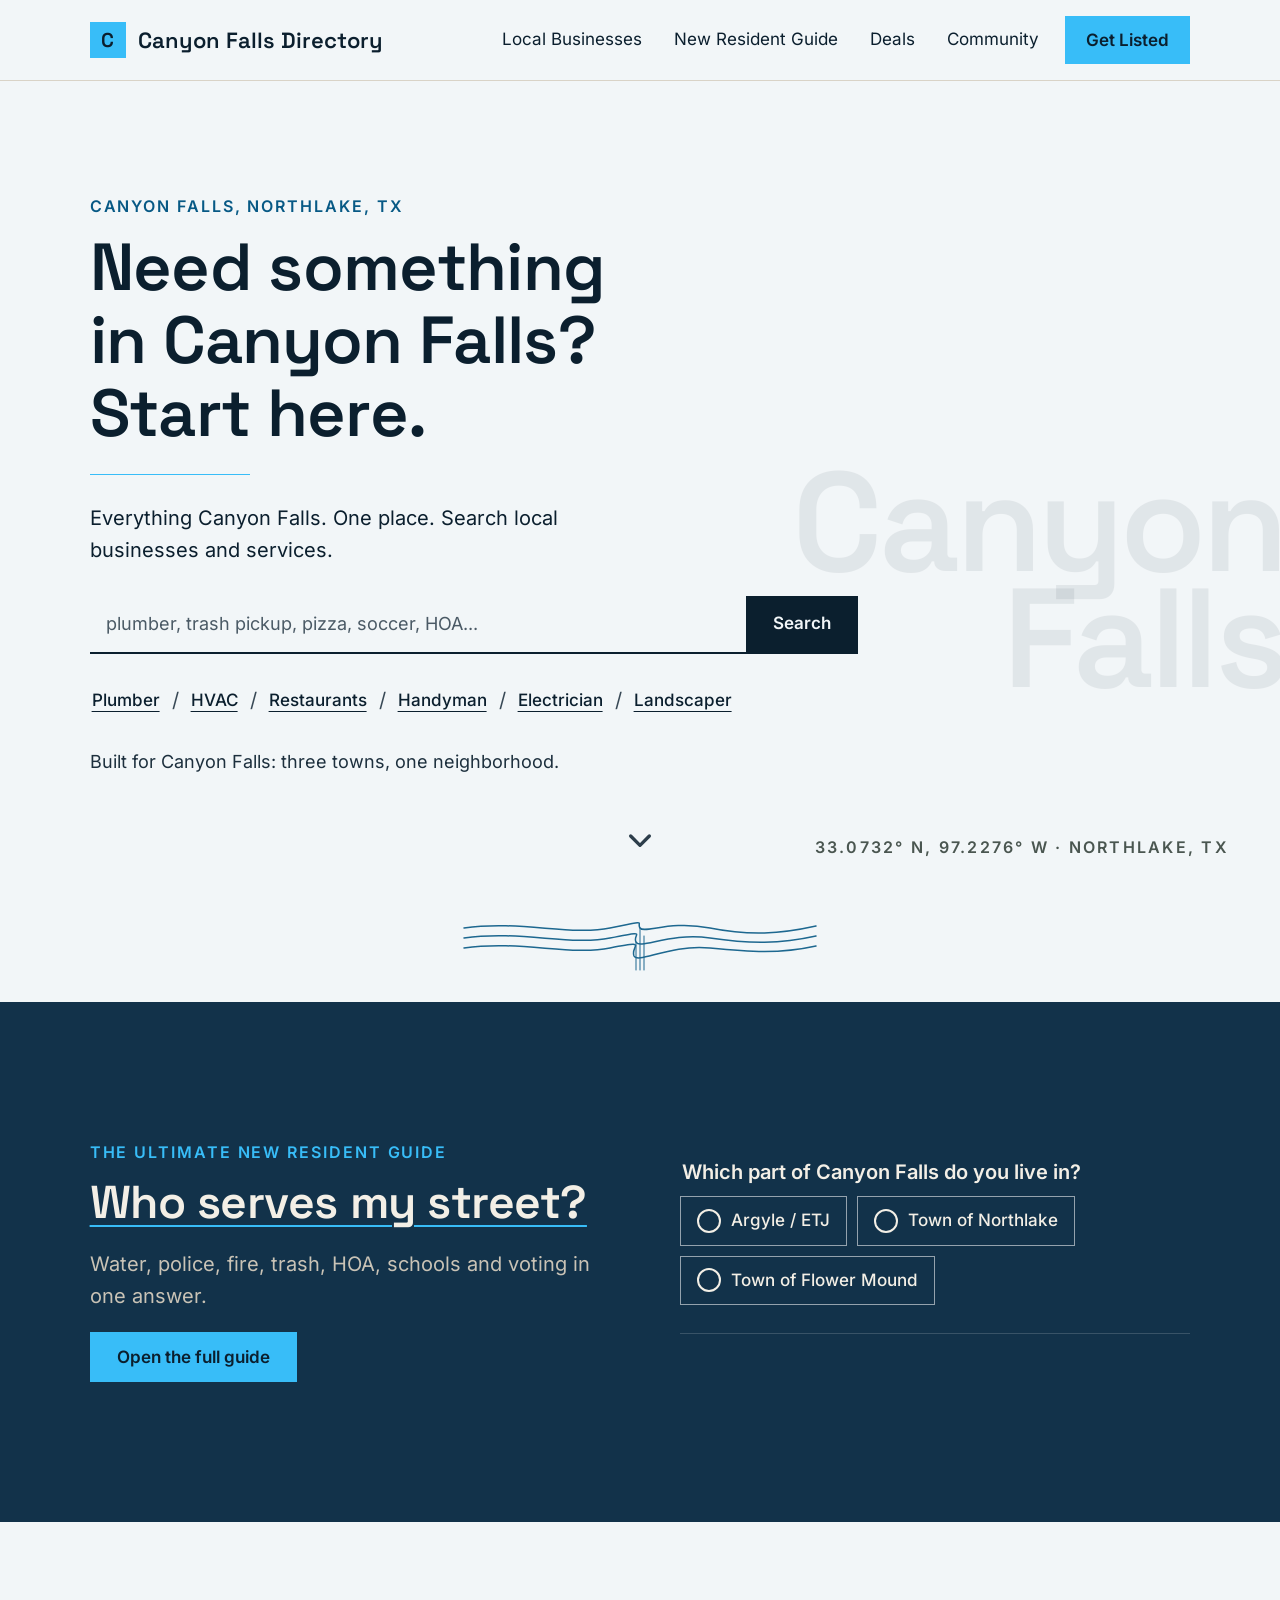
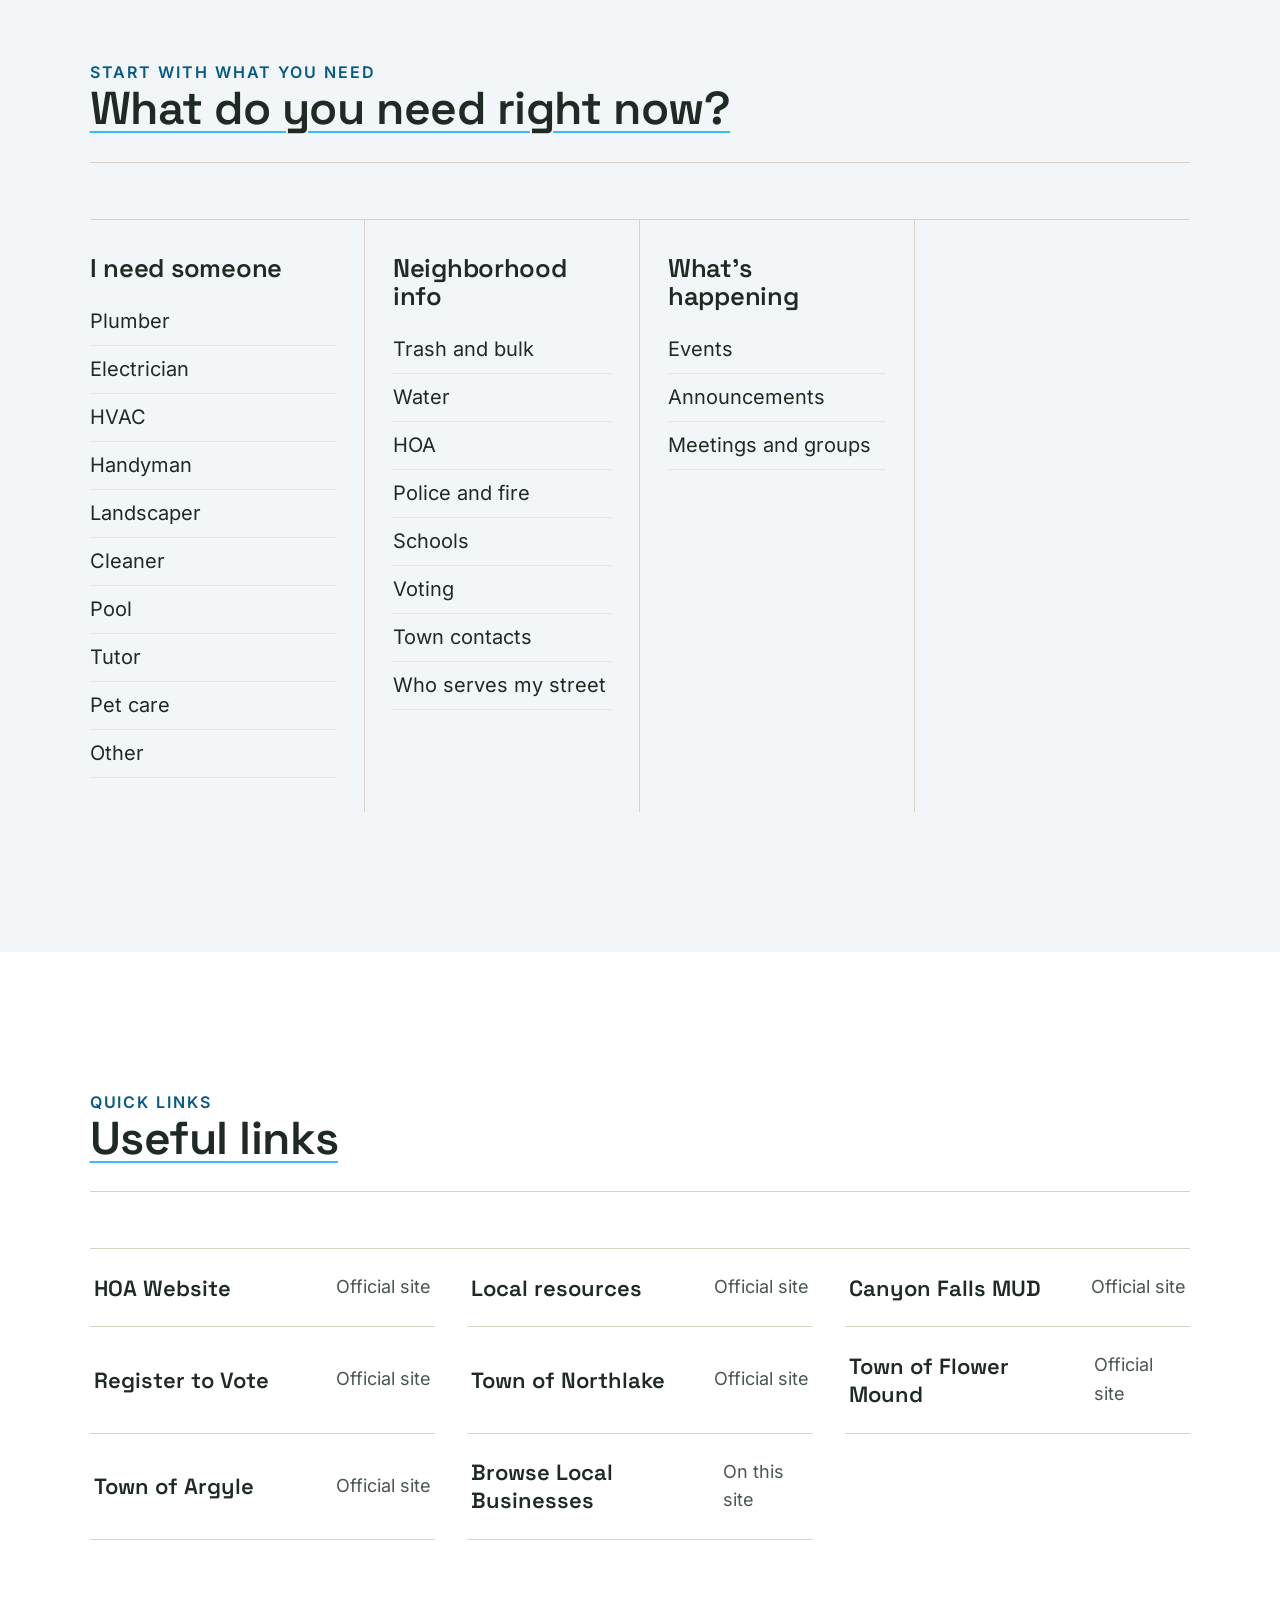
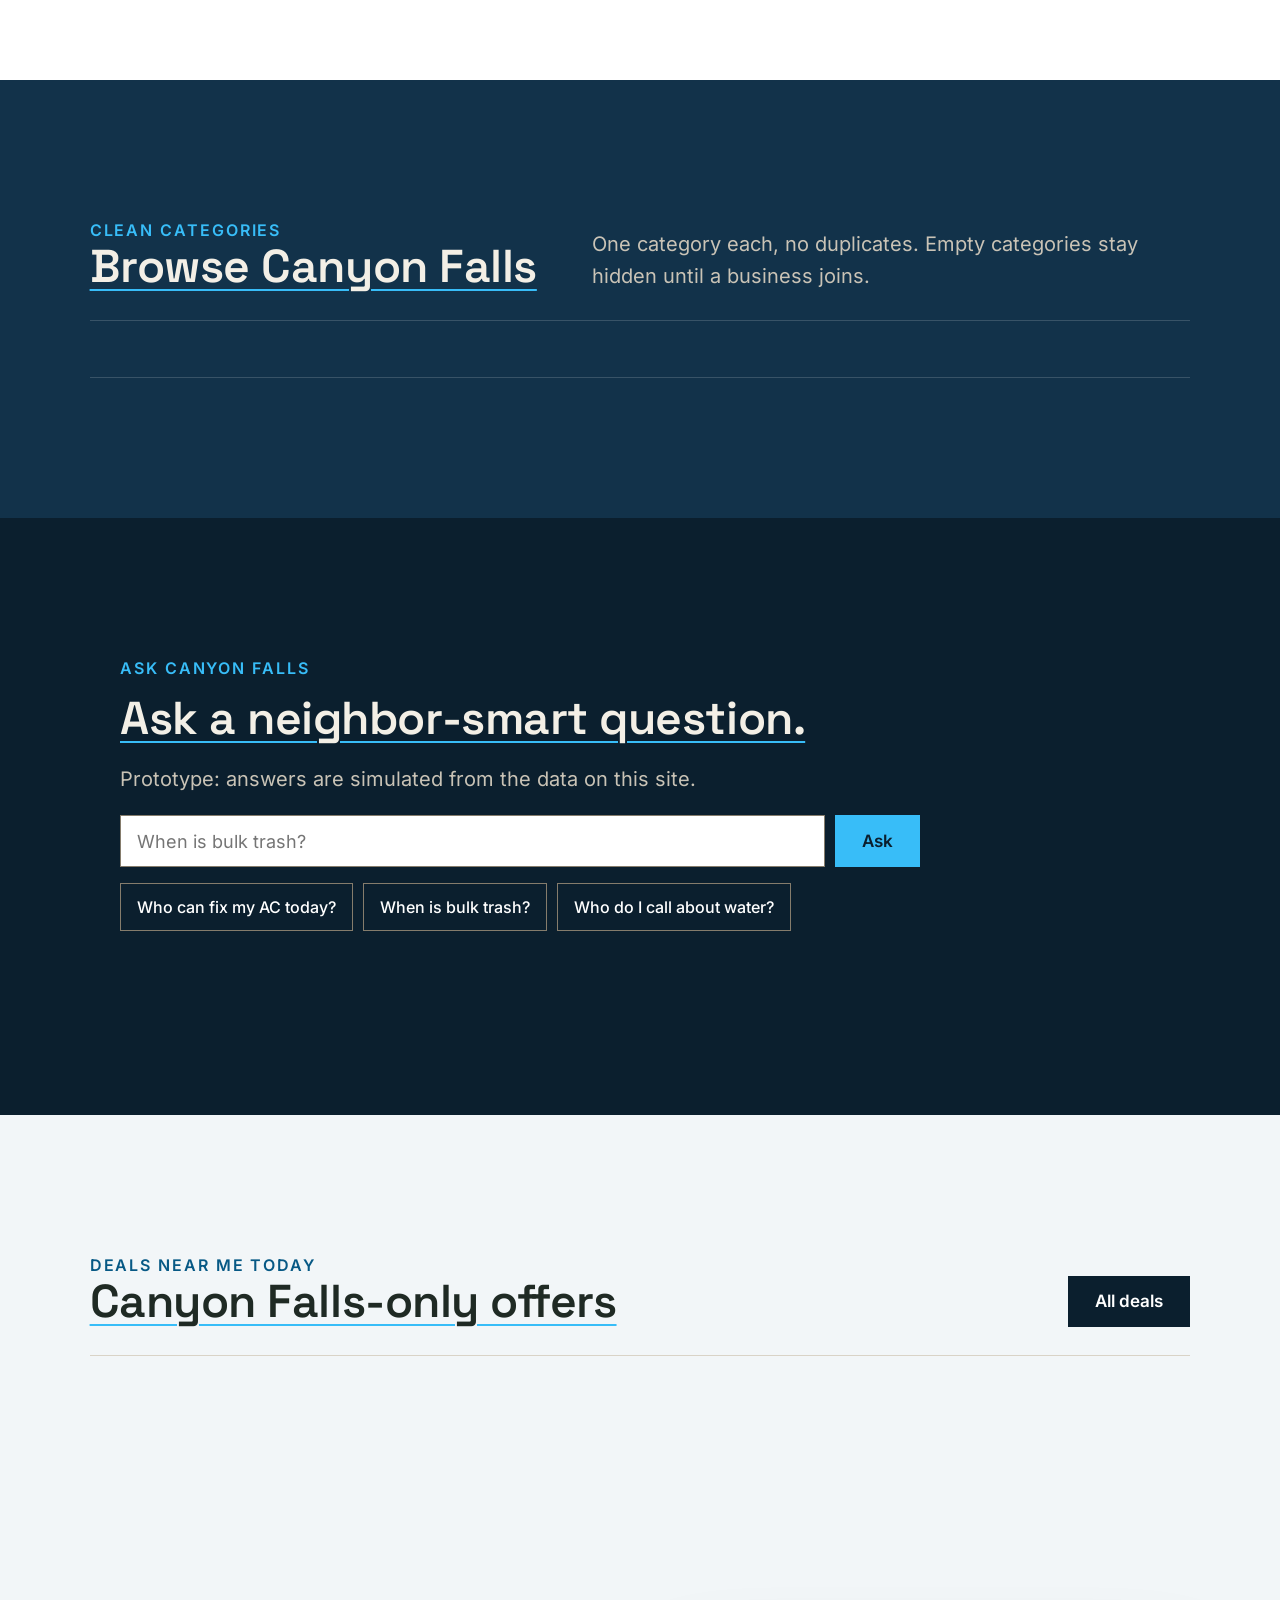
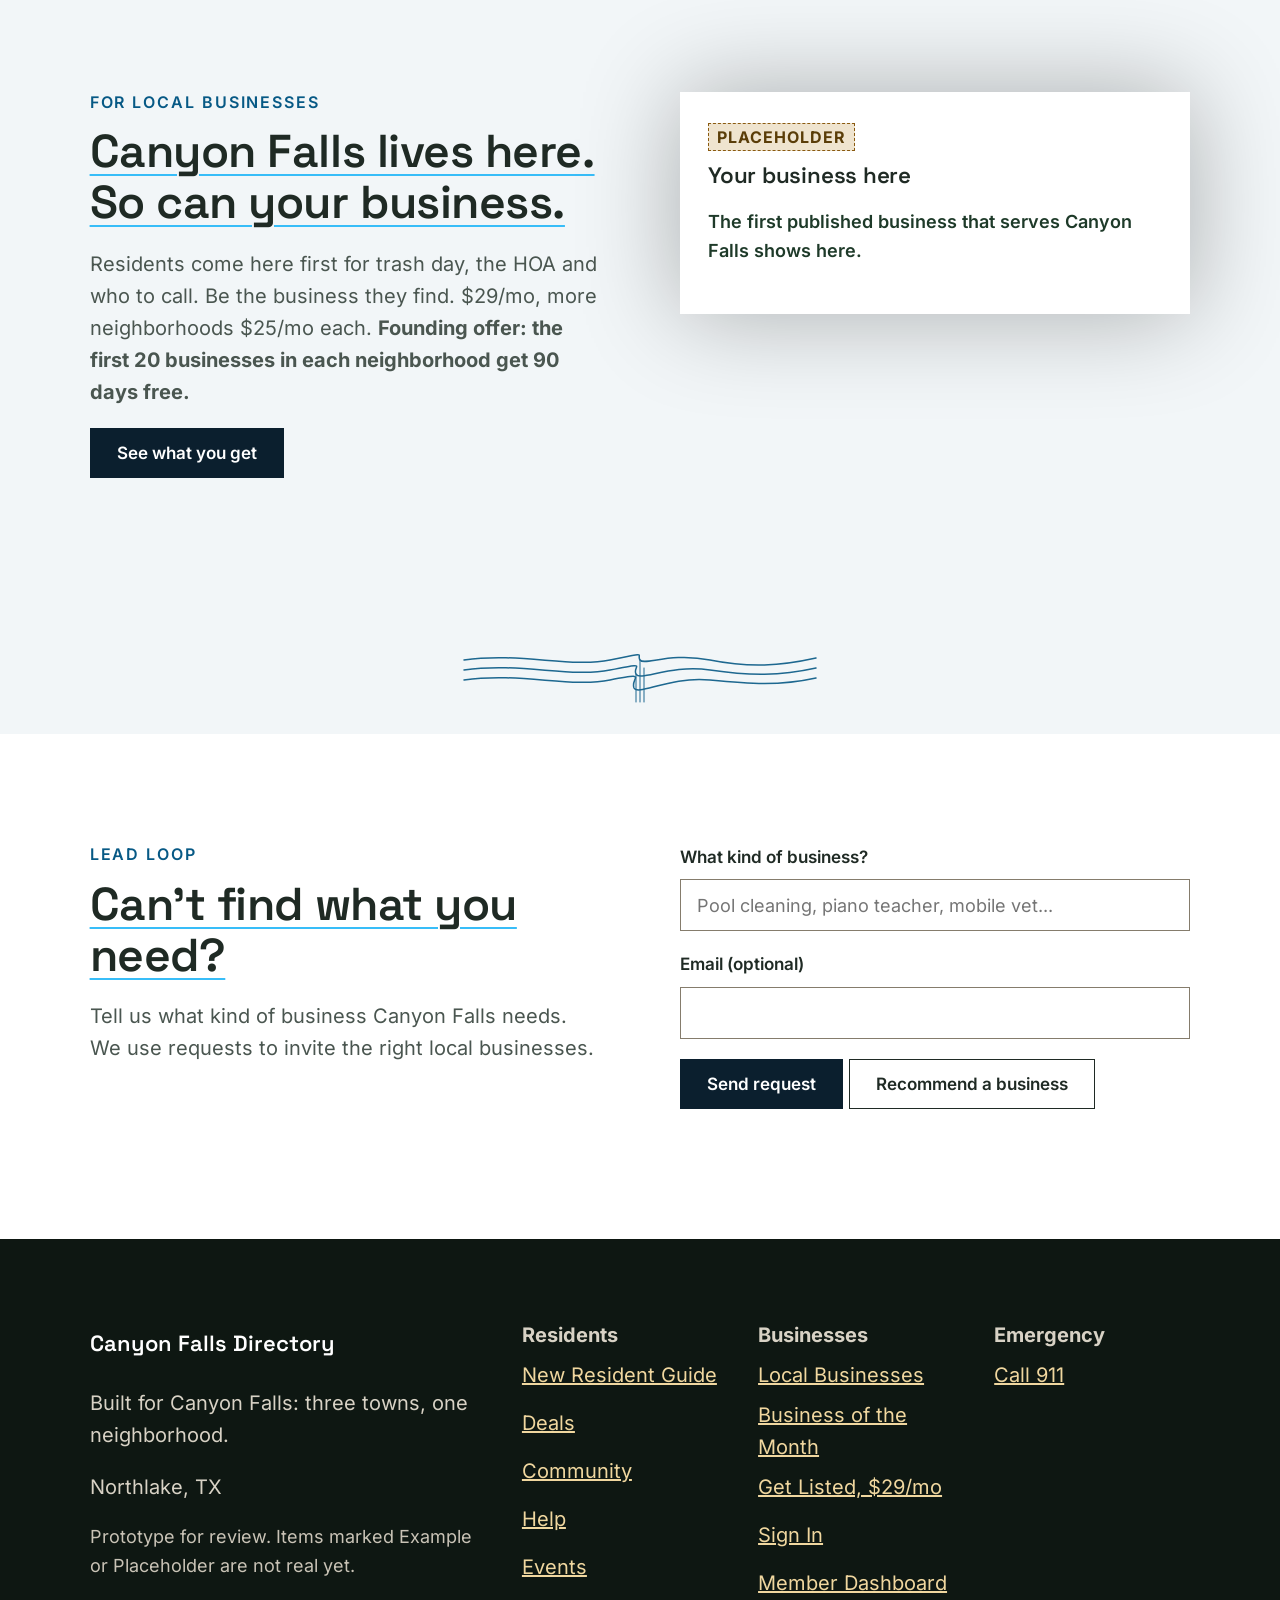
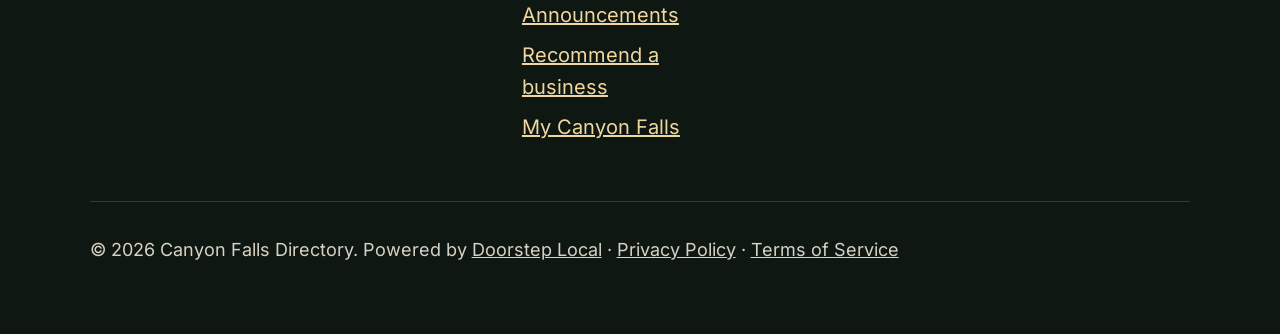
<file: index.html>
<!doctype html>
<html lang="en"><head><meta charset="utf-8"><meta name="viewport" content="width=device-width,initial-scale=1">
<title>Canyon Falls Directory | Everything Canyon Falls. One place.</title><meta name="description" content="The homepage for living in Canyon Falls: search local businesses, trash day, HOA, water, police, events and Canyon Falls-only deals."><meta name="robots" content="noindex,nofollow">
<link rel="canonical" href="https://canyonfallsdirectory-preview.clientreview.co/index.html"><meta property="og:title" content="Canyon Falls Directory | Everything Canyon Falls. One place."><meta property="og:description" content="The homepage for living in Canyon Falls: search local businesses, trash day, HOA, water, police, events and Canyon Falls-only deals.">
<meta property="og:url" content="https://canyonfallsdirectory-preview.clientreview.co/index.html"><meta property="og:type" content="website">
<link rel="icon" href="assets/favicon.svg"><link rel="preload" href="fonts/spacegrotesk.woff2" as="font" type="font/woff2" crossorigin><link rel="preload" href="fonts/inter.woff2" as="font" type="font/woff2" crossorigin>
<link rel="stylesheet" href="css/site.css"><link rel="preload" href="js/site.js" as="script"><link rel="preload" href="js/layout.js" as="script"><link rel="preload" href="js/app.js" as="script">
<script>/* CLS gate: hide main until app.js has rendered the data-driven blocks (removed in app.js; 3s safety). */document.documentElement.classList.add('js-wait');setTimeout(function(){document.documentElement.classList.remove('js-wait')},3000)</script></head>
<body class="nophoto acc-underline type-canyon-falls" data-page="home"><div id="hdr"></div><main id="main">
<section class="hero"><div class="wrap"><p class="kicker">Canyon Falls, Northlake, TX</p>
<h1>Need something in Canyon Falls? Start here.</h1><p class="lede">Everything Canyon Falls. One place. Search local businesses and services.</p>
<form class="search" id="sform" role="search"><label for="q" class="skip" style="position:absolute;left:-9999px">What are you looking for in Canyon Falls?</label>
<input id="q" type="search" enterkeyhint="search" placeholder="plumber, trash pickup, pizza, soccer, HOA..." autocomplete="off" aria-label="What are you looking for in Canyon Falls?"><button class="btn btn-gold" type="submit">Search</button></form>
<div class="chips" aria-label="Quick searches" id="chips"></div>
<div class="results" id="results" hidden aria-live="polite"></div><p class="small">Built for Canyon Falls: three towns, one neighborhood.</p></div><div class="mark" aria-hidden="true"><span data-w="Canyon"></span><span data-w="Falls"></span></div><p class="plate">33.0732° N, 97.2276° W · Northlake, TX</p><a class="scrollcue" href="#intent-h" aria-label="Scroll down"><svg viewBox="0 0 24 24" width="32" height="32" aria-hidden="true"><path d="M5 9l7 7 7-7" fill="none" stroke="currentColor" stroke-width="2.5" stroke-linecap="round" stroke-linejoin="round"/></svg></a></section>

<section data-band="intents" class="band" aria-labelledby="intent-h"><div class="wrap"><div class="head"><div><p class="kicker">Start with what you need</p><h2 id="intent-h">What do you need right now?</h2></div></div>
<div class="intents">
<div class="intent"><h3>I need someone</h3><ul><li><a href="index.html?q=plumber#sform">Plumber</a></li><li><a href="index.html?q=electrician#sform">Electrician</a></li><li><a href="index.html?q=hvac#sform">HVAC</a></li><li><a href="index.html?q=handyman#sform">Handyman</a></li><li><a href="index.html?q=landscaper#sform">Landscaper</a></li><li><a href="index.html?q=cleaner#sform">Cleaner</a></li><li><a href="index.html?q=pool#sform">Pool</a></li><li><a href="index.html?q=tutor#sform">Tutor</a></li><li><a href="index.html?q=pet#sform">Pet care</a></li><li><a href="#need">Other</a></li></ul></div>
<div class="intent" data-needs="resources"><h3>Neighborhood info</h3><ul><li><a href="new-resident.html#g-trash" data-g="trash">Trash and bulk</a></li><li><a href="new-resident.html#g-water" data-g="water">Water</a></li><li><a href="new-resident.html#g-hoa" data-g="hoa">HOA</a></li><li><a href="new-resident.html#g-police" data-g="police">Police and fire</a></li><li><a href="new-resident.html#g-schools" data-g="schools">Schools</a></li><li><a href="new-resident.html#g-voting" data-g="voting">Voting</a></li><li><a href="new-resident.html#g-town" data-g="town">Town contacts</a></li><li><a href="new-resident.html#lookup-sec">Who serves my street</a></li></ul></div>
<div class="intent"><h3>What's happening</h3><ul><li><a href="events.html">Events</a></li><li><a href="announcements.html">Announcements</a></li><li><a href="community.html">Meetings and groups</a></li></ul></div>
<div class="intent" data-needs="offers"><h3>I want a deal</h3><ul><li><a href="offers.html">Deals Near Me Today</a></li><li><a href="offers.html">All deals</a></li></ul></div>
</div></div></section>

<section data-band="quick" class="band white" data-needs="resources"><div class="wrap"><div class="head"><div><p class="kicker">Quick links</p><h2>Useful links</h2></div></div><div class="cats quick" data-quick></div></div></section>
<section data-band="now" class="band dark grain" aria-labelledby="now-h" id="nowsec"><div class="wrap"><div class="head"><div><p class="kicker">Canyon Falls Right Now</p><h2 id="now-h">What's happening</h2><p class="date" id="nowdate"></p></div><a class="btn btn-ghost" href="community.html">See everything happening</a></div>
<div class="now" id="now"></div></div></section>

<section data-band="cats" class="band slate" aria-labelledby="cat-h"><div class="wrap"><div class="head"><div><p class="kicker">Clean categories</p><h2 id="cat-h">Browse Canyon Falls</h2></div><p class="muted">One category each, no duplicates. Empty categories stay hidden until a business joins.</p></div><div class="cats" id="cats"></div></div></section>

<section data-band="featured" class="band" aria-labelledby="feat-h" data-needs="businesses"><div class="wrap"><div class="head"><div><p class="kicker">Local Businesses</p><h2 id="feat-h">Featured Canyon Falls businesses</h2></div><a class="btn btn-dark" href="members.html">See all local businesses</a></div><div class="list" id="featured"></div>
<p class="note">No star reviews. Neighbors say yes or no and what the business helped with.</p></div></section>

<section data-band="ask" class="band dark" aria-labelledby="ask-h"><div class="wrap measure"><p class="kicker">Ask Canyon Falls</p><h2 id="ask-h">Ask a neighbor-smart question.</h2><p class="muted">Prototype: answers are simulated from the data on this site.</p>
<form class="ask" id="ask"><label for="askq" style="position:absolute;left:-9999px">Ask Canyon Falls</label><input id="askq" type="text" autocomplete="off" enterkeyhint="send" placeholder="When is bulk trash?"><button class="btn btn-gold" type="submit">Ask</button></form>
<div class="ask-q"><button type="button" style="color:#fff;border-color:#857c6c">Who can fix my AC today?</button><button type="button" style="color:#fff;border-color:#857c6c">When is bulk trash?</button><button type="button" style="color:#fff;border-color:#857c6c">Who do I call about water?</button></div>
<div class="ask-out" id="ask-out" aria-live="polite"></div></div></section>

<section data-band="deals" class="band" aria-labelledby="deal-h"><div class="wrap"><div class="head"><div><p class="kicker">Deals Near Me Today</p><h2 id="deal-h">Canyon Falls-only offers</h2></div><a class="btn btn-dark" href="offers.html">All deals</a></div><div class="list" id="deals"></div></div></section>

<section data-band="lookup" class="band slate" aria-labelledby="nr-h" id="lookup-sec" data-needs="sides"><div class="wrap split"><div><p class="kicker">The Ultimate New Resident Guide</p><h2 id="nr-h">Who serves my street?</h2><p class="muted">Water, police, fire, trash, HOA, schools and voting in one answer.</p><a class="btn btn-gold" href="new-resident.html">Open the full guide</a></div>
<!-- Side options render from SITE.sides (per-directory; admin sets them). Empty = "See all" link only. --><form class="sidepick" id="lookup"></form></div></section>

<section data-band="pitch" class="band" aria-labelledby="biz-h"><div class="wrap split"><div><p class="kicker">For local businesses</p><h2 id="biz-h">Canyon Falls lives here. So can your business.</h2><p class="muted">Residents come here first for trash day, the HOA and who to call. Be the business they find. $29/mo, more neighborhoods $25/mo each. <b>Founding offer: the first 20 businesses in each neighborhood get 90 days free.</b></p><a class="btn btn-dark" href="join.html">See what you get</a></div>
<div class="profile" id="pitch"></div></div></section>
<section class="band tight white" id="need"><div class="wrap split"><div><p class="kicker">Lead loop</p><h2>Can't find what you need?</h2><p class="muted">Tell us what kind of business Canyon Falls needs. We use requests to invite the right local businesses.</p></div>
<form data-proto><label for="needw">What kind of business?</label><input id="needw" type="text" placeholder="Pool cleaning, piano teacher, mobile vet..." required>
<p><label for="neede">Email (optional)</label><input id="neede" type="email" autocomplete="email"></p><button class="btn btn-dark" type="submit">Send request</button> <a class="btn btn-ghost" href="recommend.html">Recommend a business</a><p class="formmsg note" role="status"></p></form></div></section>
</main><div id="ftr"></div>
<script src="js/site.js"></script><script src="js/layout.js"></script><script src="js/app.js"></script><script>(function(){var H=window.H,S=H.S;
var used={};S.businesses.forEach(function(b){used[b.cat]=(used[b.cat]||0)+1});
H.$('#cats').innerHTML=S.categories.filter(function(c){return used[c.id]}).map(function(c){return '<a class="cat" href="members.html?cat='+c.id+'"><span>'+c.name+'</span><small>'+used[c.id]+' listed</small></a>'}).join('');
H.$('#featured').innerHTML=S.businesses.slice(0,3).map(H.bizCard).join('');
H.$('#deals').innerHTML=H.activeOffers().slice(0,3).map(H.offerCard).join('');})()</script>
</body></html>
</file>
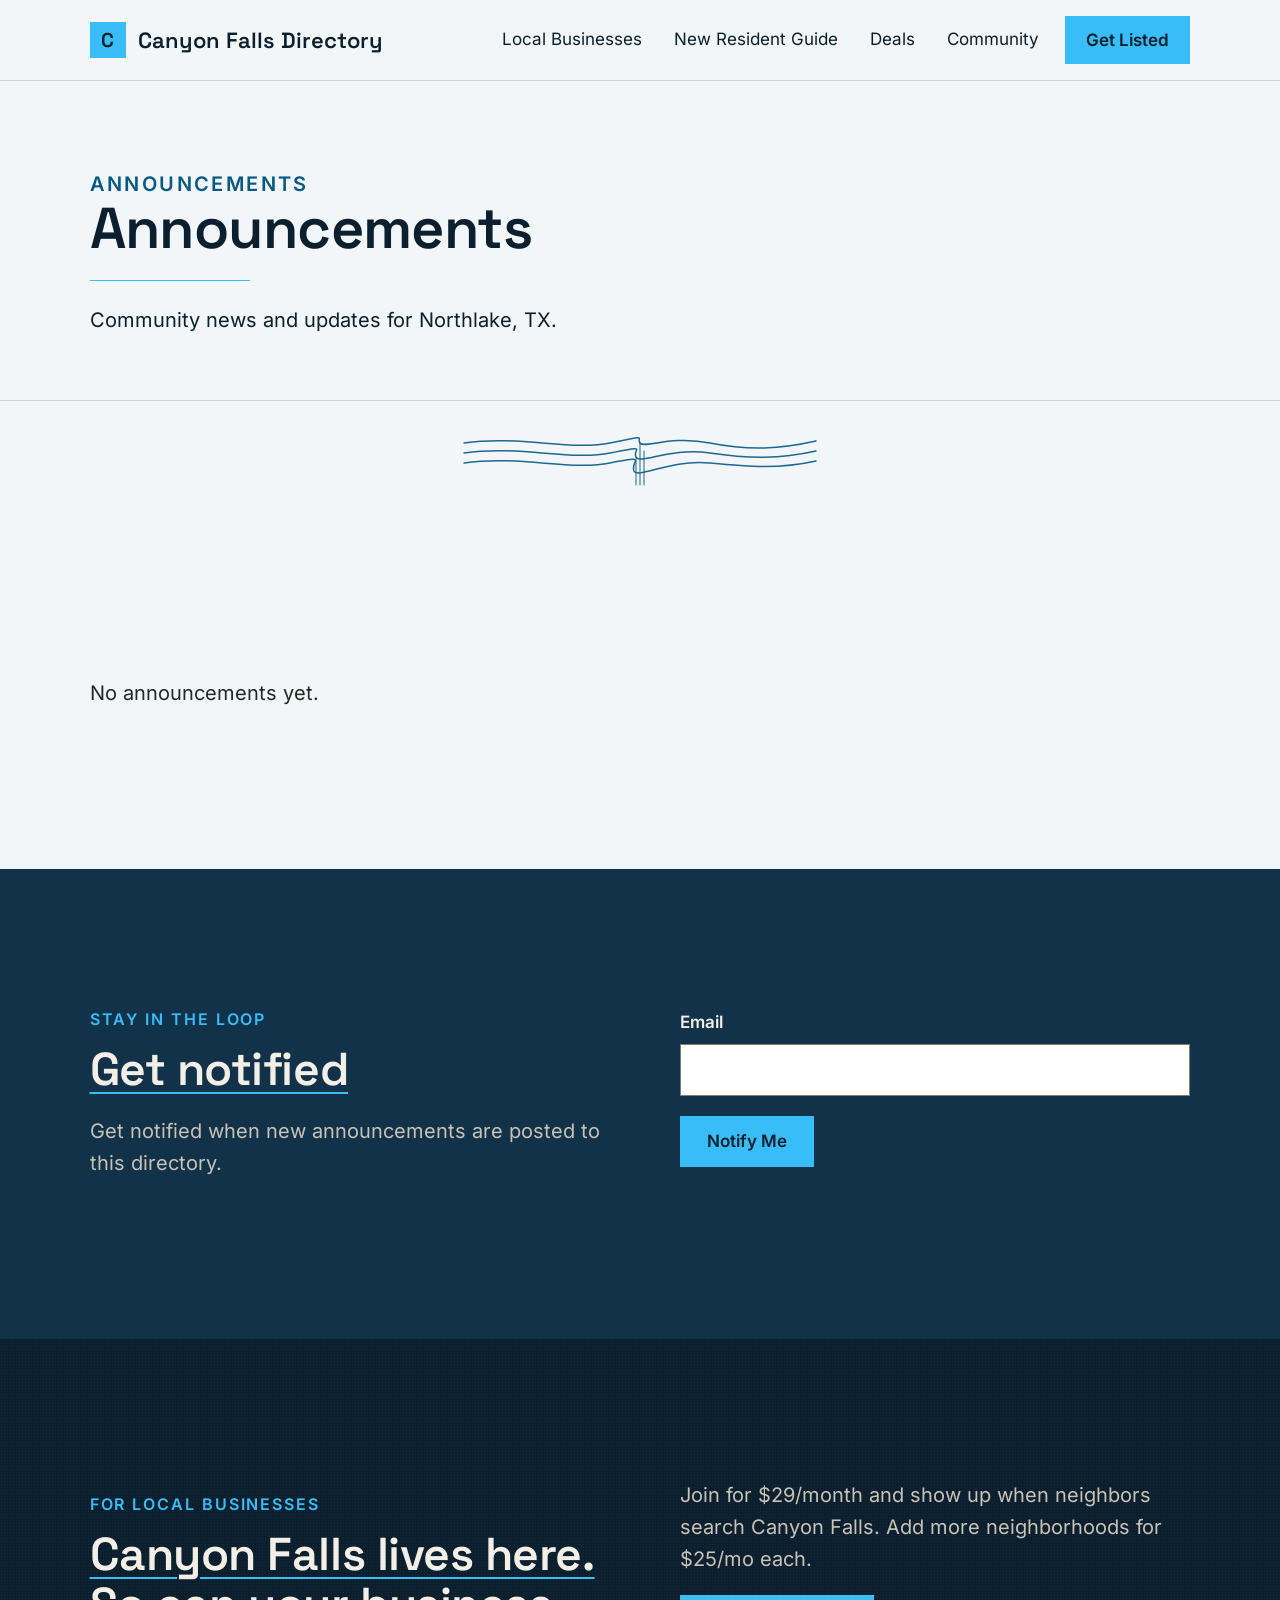
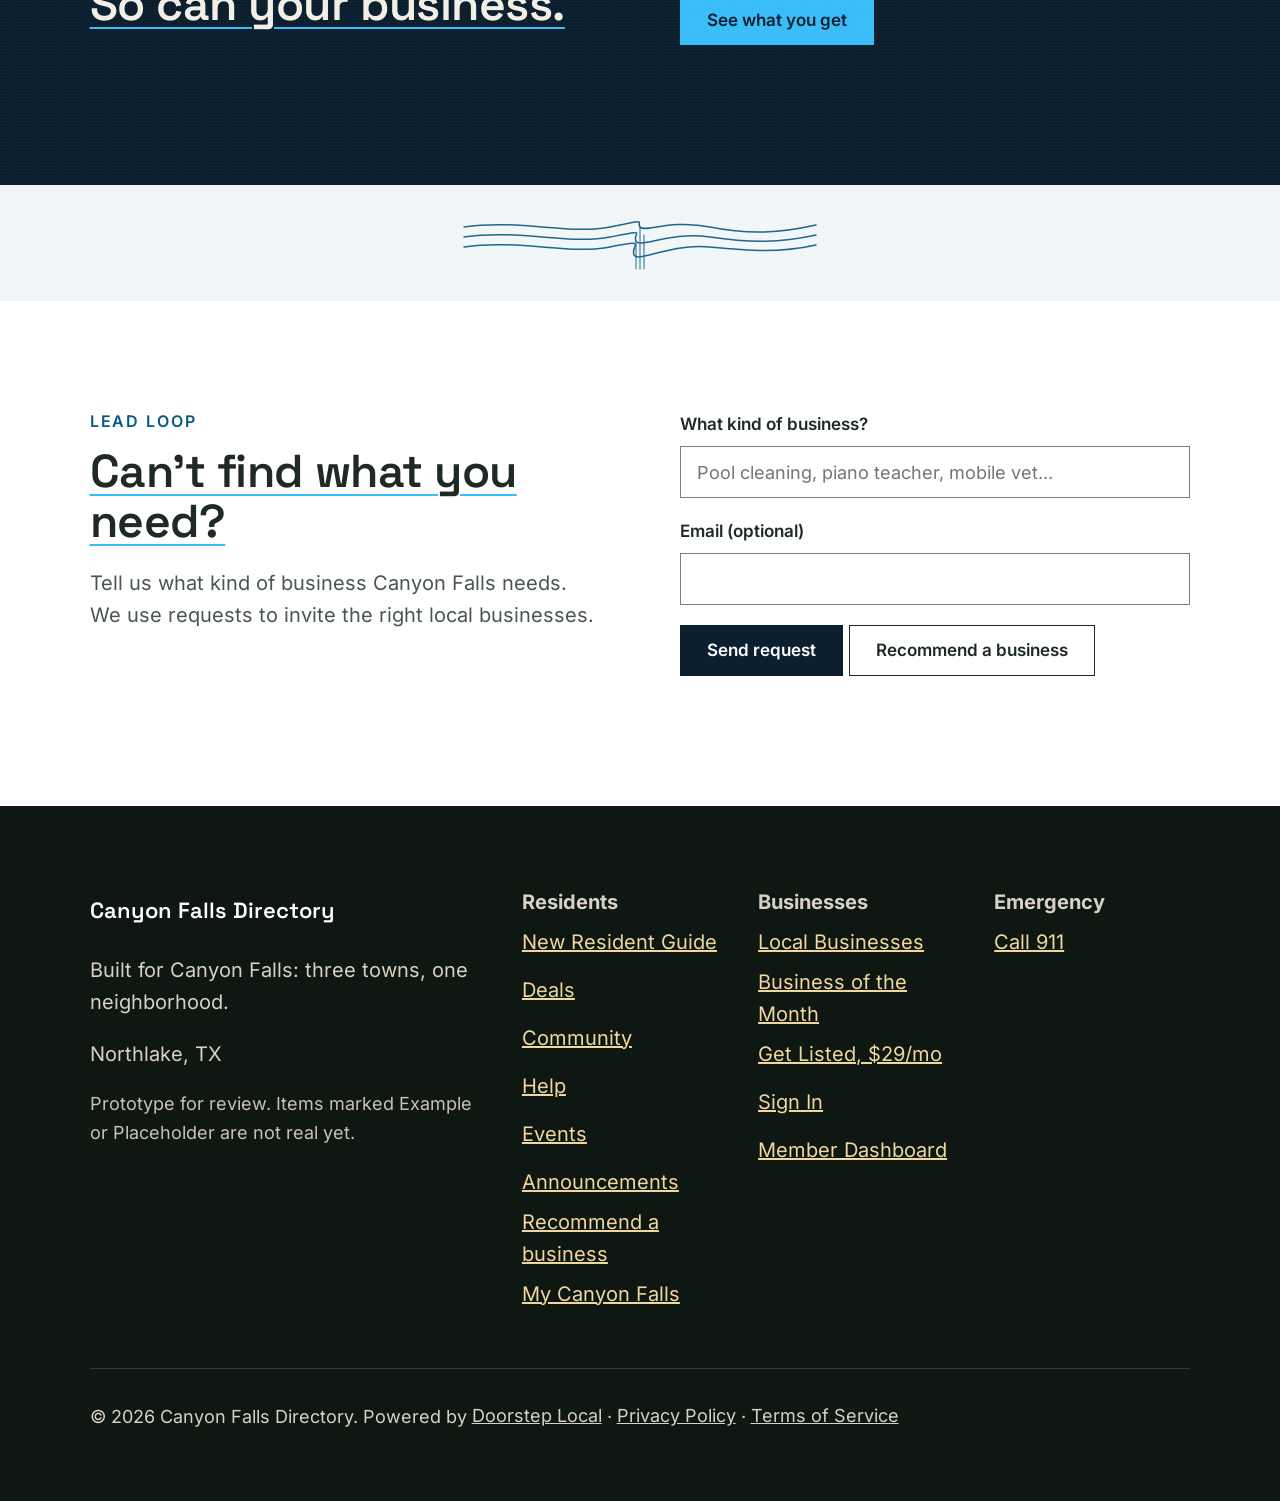
<file: announcements.html>
<!doctype html>
<html lang="en"><head><meta charset="utf-8"><meta name="viewport" content="width=device-width,initial-scale=1">
<title>Announcements | Canyon Falls Directory</title><meta name="description" content="Community news and updates for Canyon Falls."><meta name="robots" content="noindex,nofollow">
<link rel="canonical" href="https://canyonfallsdirectory-preview.clientreview.co/announcements.html"><meta property="og:title" content="Announcements | Canyon Falls Directory"><meta property="og:description" content="Community news and updates for Canyon Falls.">
<meta property="og:url" content="https://canyonfallsdirectory-preview.clientreview.co/announcements.html"><meta property="og:type" content="website">
<link rel="icon" href="assets/favicon.svg"><link rel="preload" href="fonts/spacegrotesk.woff2" as="font" type="font/woff2" crossorigin><link rel="preload" href="fonts/inter.woff2" as="font" type="font/woff2" crossorigin>
<link rel="stylesheet" href="css/site.css"><link rel="preload" href="js/site.js" as="script"><link rel="preload" href="js/layout.js" as="script"><link rel="preload" href="js/app.js" as="script">
<script>/* CLS gate: hide main until app.js has rendered the data-driven blocks (removed in app.js; 3s safety). */document.documentElement.classList.add('js-wait');setTimeout(function(){document.documentElement.classList.remove('js-wait')},3000)</script></head>
<body class="nophoto acc-underline type-canyon-falls" data-page="ann"><div id="hdr"></div><main id="main">
<section class="phero"><div class="wrap"><p class="kicker">Announcements</p><h1>Announcements</h1><p>Community news and updates for Northlake, TX.</p></div></section><section class="band"><div class="wrap"><div class="list" id="al"></div></div></section><section class="band slate"><div class="wrap split"><div><p class="kicker">Stay in the loop</p><h2>Get notified</h2><p class="muted">Get notified when new announcements are posted to this directory.</p></div><form data-proto><label for="annemail">Email</label><input id="annemail" type="email" autocomplete="email" required><p><button class="btn btn-gold" type="submit">Notify Me</button></p><p class="formmsg note" role="status"></p></form></div></section>
<section class="band dark grain cta-band"><div class="wrap split"><div><p class="kicker">For local businesses</p><h2>Canyon Falls lives here. So can your business.</h2></div><div><p class="muted">Join for $29/month and show up when neighbors search Canyon Falls. Add more neighborhoods for $25/mo each.</p><a class="btn btn-gold" href="join.html">See what you get</a></div></div></section><section class="band tight white" id="need"><div class="wrap split"><div><p class="kicker">Lead loop</p><h2>Can't find what you need?</h2><p class="muted">Tell us what kind of business Canyon Falls needs. We use requests to invite the right local businesses.</p></div>
<form data-proto><label for="needw">What kind of business?</label><input id="needw" type="text" placeholder="Pool cleaning, piano teacher, mobile vet..." required>
<p><label for="neede">Email (optional)</label><input id="neede" type="email" autocomplete="email"></p><button class="btn btn-dark" type="submit">Send request</button> <a class="btn btn-ghost" href="recommend.html">Recommend a business</a><p class="formmsg note" role="status"></p></form></div></section>
</main><div id="ftr"></div>
<script src="js/site.js"></script><script src="js/layout.js"></script><script src="js/app.js"></script><script>(function(){var H=window.H,A=H.S.announcements||[];H.$('#al').innerHTML=A.length?A.map(function(a){return '<article class="card"><span class="kicker" style="margin:0">'+H.esc(a.date||'')+'</span><h3>'+H.esc(a.title)+(a.source==='example'?' '+H.EX:'')+'</h3><p>'+H.esc(a.body||'')+'</p></article>'}).join(''):'<p>No announcements yet.</p>'})()</script>
</body></html>
</file>
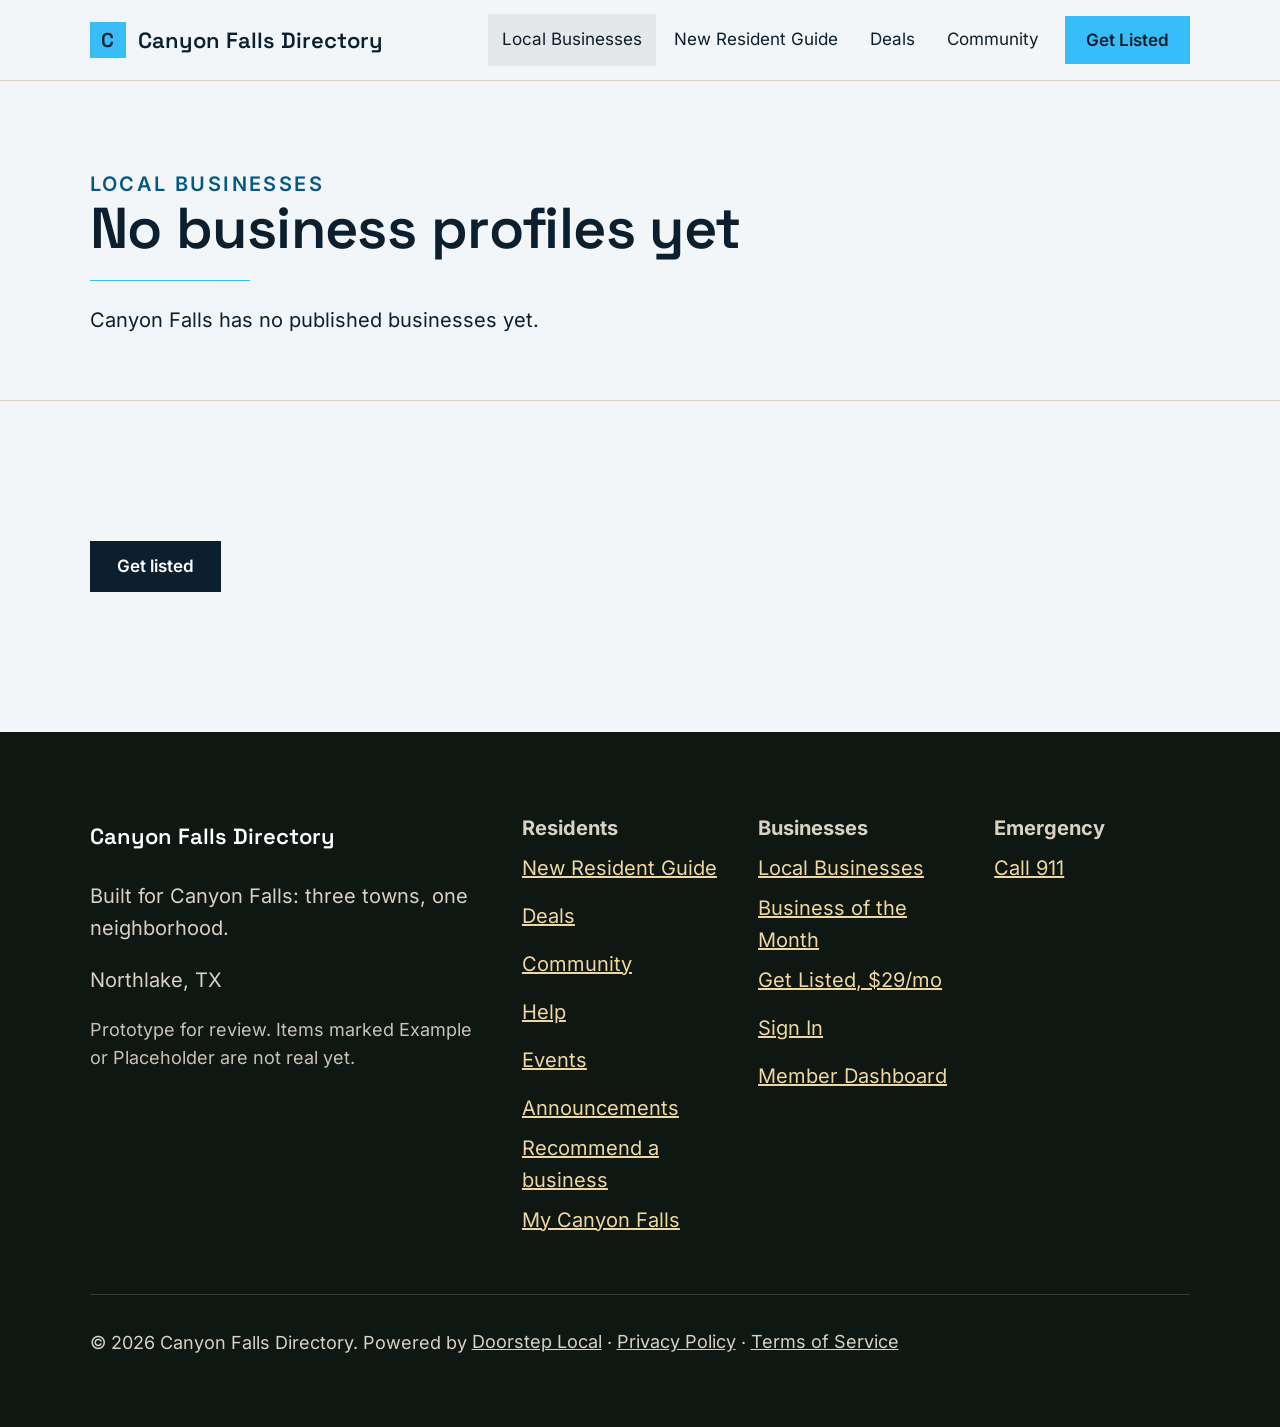
<file: business.html>
<!doctype html>
<html lang="en"><head><meta charset="utf-8"><meta name="viewport" content="width=device-width,initial-scale=1">
<title>Business profile | Canyon Falls Directory</title><meta name="description" content="Sample Canyon Falls Directory business profile."><meta name="robots" content="noindex,nofollow">
<link rel="canonical" href="https://canyonfallsdirectory-preview.clientreview.co/business.html"><meta property="og:title" content="Business profile | Canyon Falls Directory"><meta property="og:description" content="Sample Canyon Falls Directory business profile.">
<meta property="og:url" content="https://canyonfallsdirectory-preview.clientreview.co/business.html"><meta property="og:type" content="website">
<link rel="icon" href="assets/favicon.svg"><link rel="preload" href="fonts/spacegrotesk.woff2" as="font" type="font/woff2" crossorigin><link rel="preload" href="fonts/inter.woff2" as="font" type="font/woff2" crossorigin>
<link rel="stylesheet" href="css/site.css"><link rel="preload" href="js/site.js" as="script"><link rel="preload" href="js/layout.js" as="script"><link rel="preload" href="js/app.js" as="script">
<script>/* CLS gate: hide main until app.js has rendered the data-driven blocks (removed in app.js; 3s safety). */document.documentElement.classList.add('js-wait');setTimeout(function(){document.documentElement.classList.remove('js-wait')},3000)</script></head>
<body class="nophoto acc-underline type-canyon-falls" data-page="members"><div id="hdr"></div><main id="main">
<div id="biz"></div>
</main><div id="ftr"></div>
<script src="js/site.js"></script><script src="js/layout.js"></script><script src="js/app.js"></script><script>(function(){var H=window.H,S=H.S,id=new URLSearchParams(location.search).get('id');
var live=S.businesses.filter(function(x){return x.source==='live'});var b=live.filter(function(x){return x.id===id})[0]||live[0];if(!b){H.$('#biz').innerHTML='<section class="phero"><div class="wrap"><p class="kicker">Local Businesses</p><h1>No business profiles yet</h1><p>'+H.esc(S.community)+' has no published businesses yet.</p></div></section><section class="band"><div class="wrap"><a class="btn btn-dark" href="join.html">Get listed</a></div></section>';return}document.title=b.name+' | Canyon Falls Directory';
var offers=S.offers.filter(function(o){return o.biz===b.id});
var recN=b.recsApproved||b.recs||0;
H.$('#biz').innerHTML='<section class="phero bizhero"><div class="wrap"><p class="kicker">'+H.catName(b.cat)+' / '+b.sub+'</p><h1>'+H.esc(b.name)+'</h1><p>'+H.esc(b.tagline)+'</p>'+(b.subtagline?'<p class="subtag">'+H.esc(b.subtagline)+'</p>':'')+'</div></section>'+
(b.cover?'<section class="band tight bizcover-band"><div class="wrap"><div class="bizcover"><img class="bizbanner" src="'+b.cover+'" alt="'+H.esc(b.name)+' cover banner" width="2172" height="724">'+(b.logo?'<img class="bizlogo" src="'+b.logo+'" alt="'+H.esc(b.name)+' logo" width="512" height="512">':'')+'</div></div></section>':'')+
'<section class="band"><div class="wrap split"><div class="profile-body">'+(b.liveTag||b.verifiedMember?'<p class="livetags">'+(b.liveTag?'<span class="tag">'+H.esc(b.liveTag)+'</span>':'')+(b.verifiedMember?'<span class="tag vm">Verified Member</span>':'')+'</p>':'')+H.badges(b)+(b.ownerNote?'<p class="recs" style="font-size:1.25rem">'+b.ownerNote+'</p>':'')+
(b.aboutParas?'<h2 class="abouth">About</h2>'+b.aboutParas.map(function(t){return '<p>'+H.esc(t)+'</p>'}).join(''):(b.about?'<p>'+H.esc(b.about)+'</p>':''))+(b.note?'<p class="note">'+b.note+'</p>':'')+
(recN?'<h3>Recommended by '+recN+' Canyon Falls neighbors '+(b.recsExample?H.EX:'')+'</h3><p class="note">Only admin-approved recommendations are counted.</p>':'')+
'<form id="recform" data-biz="'+b.id+'" style="margin-top:20px"><fieldset class="seg" style="border:0;padding:0"><legend style="font-weight:600">Would you recommend '+H.esc(b.name)+' to a neighbor?</legend><label><input type="radio" name="rec" value="yes" required>Yes</label><label><input type="radio" name="rec" value="no">No</label></fieldset><label for="recname">Your name</label><input id="recname" type="text" autocomplete="name" required><label for="help">What did they help with?</label><input id="help" type="text"><p><button class="btn btn-dark" type="submit">Submit recommendation</button></p><p class="formmsg note" role="status"></p><div id="pending"></div></form></div>'+
'<aside class="card"><h3>Contact</h3>'+(b.phone?'<a class="btn btn-dark" href="tel:'+b.phone.replace(/\D/g,'')+'">Call '+b.phone+'</a>':'')+(b.web?'<a class="btn btn-ghost" href="'+b.web+'" rel="noopener">Visit website</a>':'')+(b.directions?'<a class="btn btn-ghost" href="'+b.directions+'" rel="noopener">Get Directions</a>':'')+(b.email?'<a class="btn btn-ghost" href="mailto:'+b.email+'">Email '+H.esc(b.email.split('@')[0])+'@<wbr>'+H.esc(b.email.split('@')[1])+'</a>':'')+
'<a class="btn btn-gold" href="'+(b.email?'mailto:'+b.email+'?subject=Quote%20request%20from%20Canyon%20Falls%20Directory':'#')+'">Request a Quote</a>'+'<a class="btn btn-ghost" href="#">'+H.cta(b)+'</a>'+H.saveBtn('biz',b.id,b.name)+(b.city?'<p class="sub">'+b.city+'</p>':'')+(b.views?'<p class="views"><b>'+b.views+'</b> Profile Views</p>':'')+'</aside></div></section>'+
(offers.length?'<section class="band white"><div class="wrap"><div class="card specialoffer"><p class="kicker">Special Offer</p>'+offers.map(function(o){return '<h3>'+H.esc(o.title)+'</h3>'}).join('')+'<a class="btn btn-gold" href="'+(b.email?'mailto:'+b.email+'?subject=Special%20offer':'#')+'">Request a Quote</a></div></div></section>':'')+'<section class="band dark grain cta-band"><div class="wrap split"><div><p class="kicker">For local businesses</p><h2>Canyon Falls lives here. So can your business.</h2></div><div><p class="muted">Join for $29/month and show up when neighbors search Canyon Falls. Add more neighborhoods for $25/mo each.</p><a class="btn btn-gold" href="join.html">See what you get</a></div></div></section>';
H.wireRecs();})()</script>
</body></html>
</file>
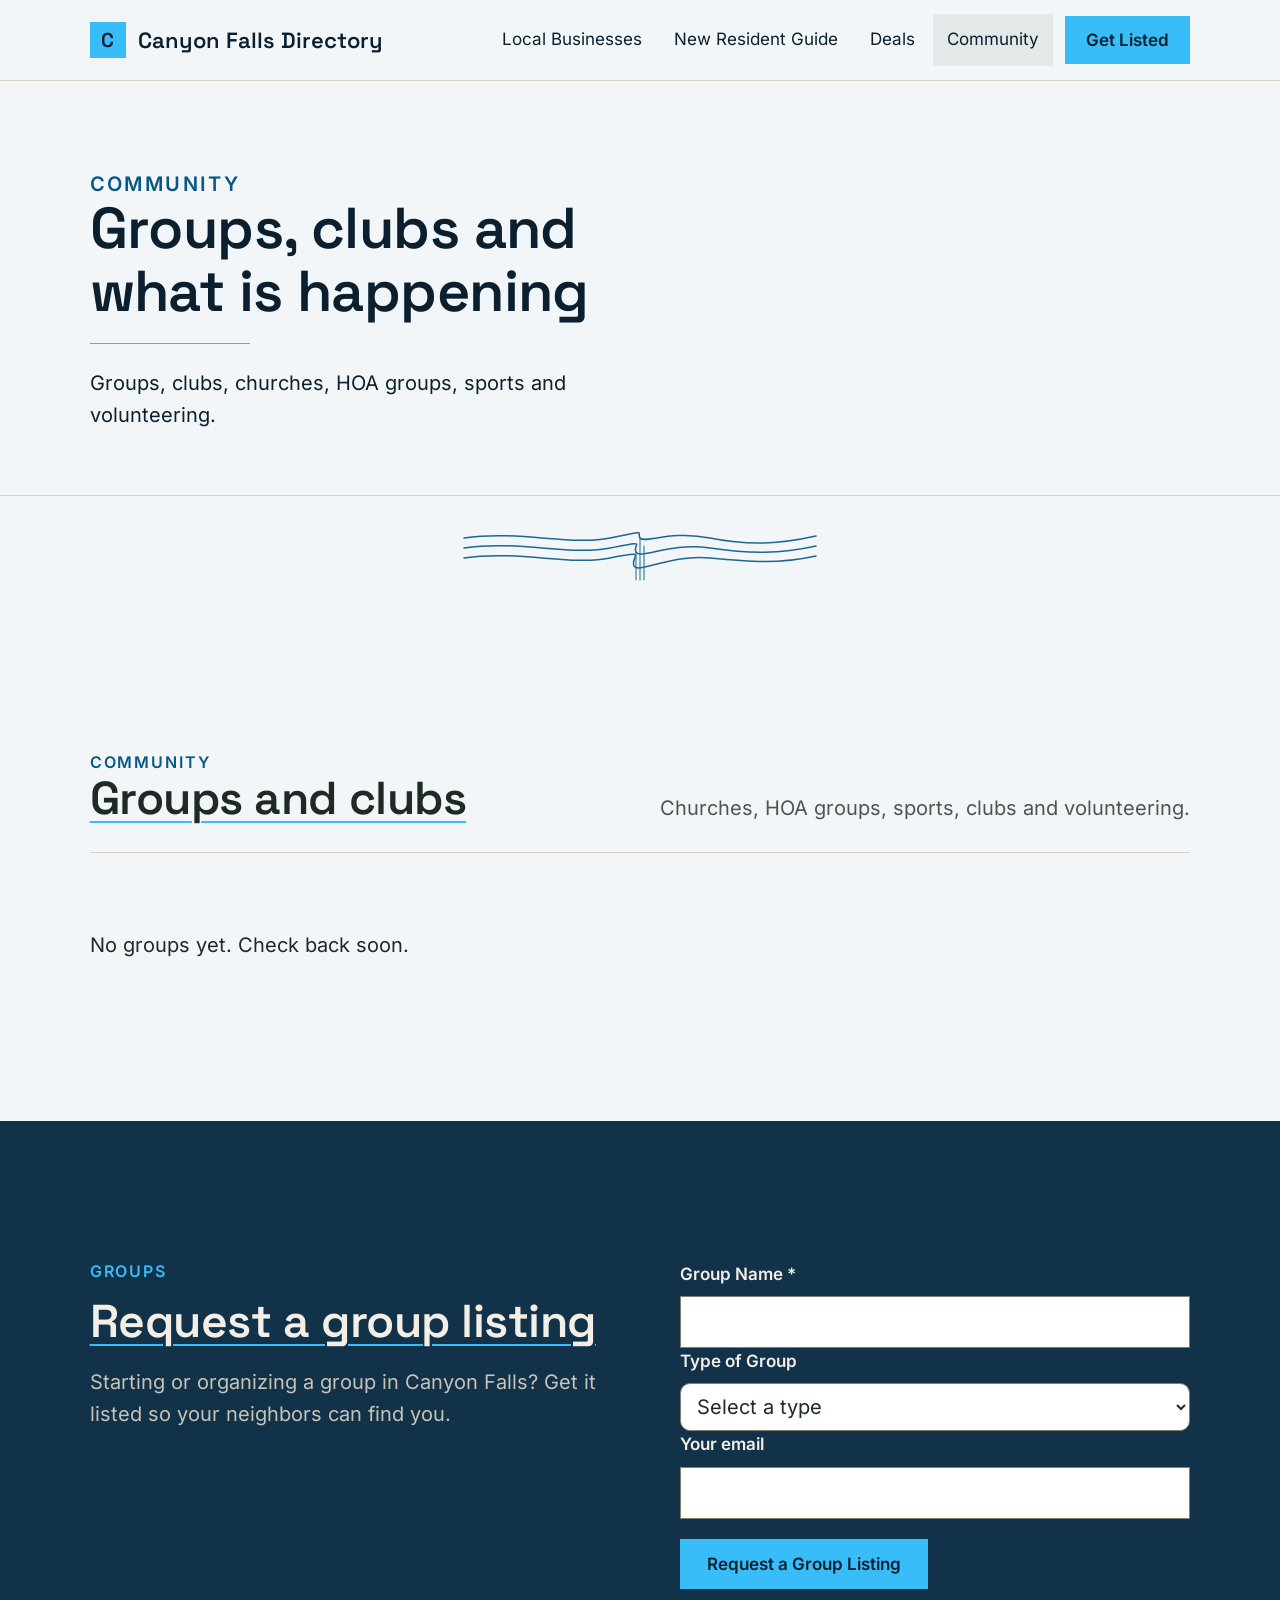
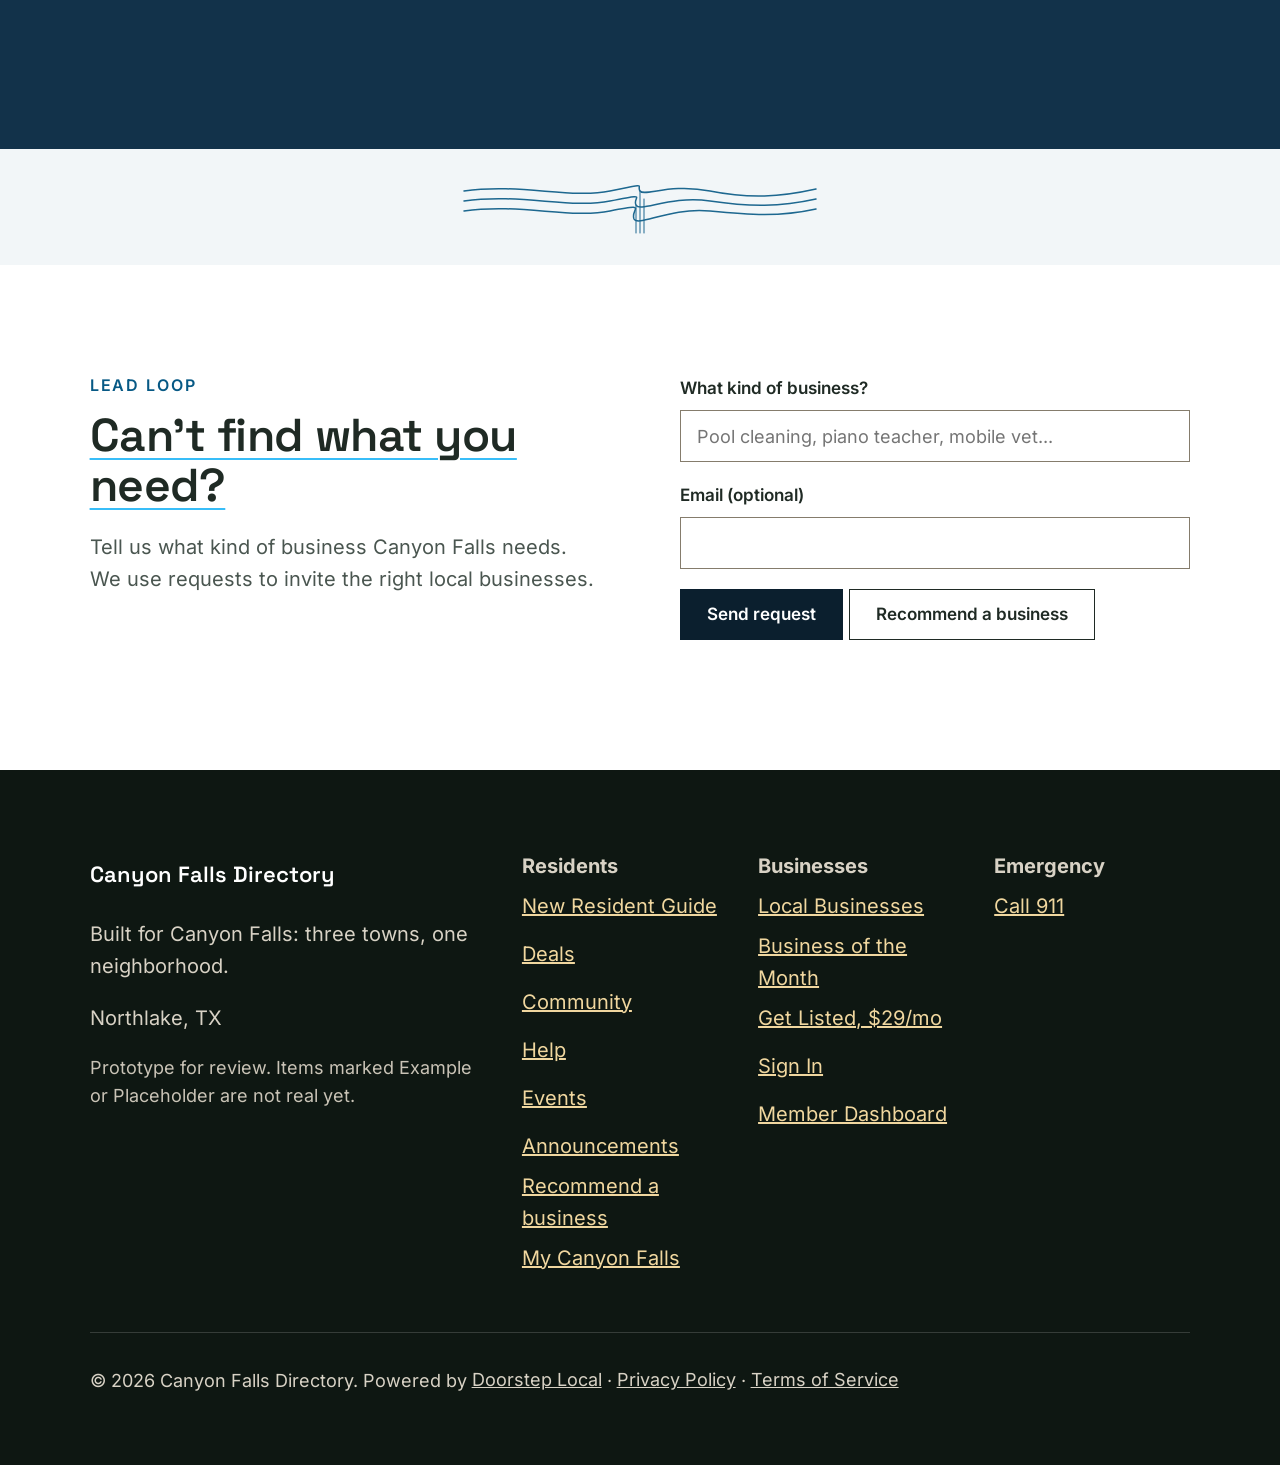
<file: community.html>
<!doctype html>
<html lang="en"><head><meta charset="utf-8"><meta name="viewport" content="width=device-width,initial-scale=1">
<title>Community in Canyon Falls | Canyon Falls Directory</title><meta name="description" content="Groups, clubs, churches, HOA groups, sports and volunteer opportunities in Canyon Falls."><meta name="robots" content="noindex,nofollow">
<link rel="canonical" href="https://canyonfallsdirectory-preview.clientreview.co/community.html"><meta property="og:title" content="Community in Canyon Falls | Canyon Falls Directory"><meta property="og:description" content="Groups, clubs, churches, HOA groups, sports and volunteer opportunities in Canyon Falls.">
<meta property="og:url" content="https://canyonfallsdirectory-preview.clientreview.co/community.html"><meta property="og:type" content="website">
<link rel="icon" href="assets/favicon.svg"><link rel="preload" href="fonts/spacegrotesk.woff2" as="font" type="font/woff2" crossorigin><link rel="preload" href="fonts/inter.woff2" as="font" type="font/woff2" crossorigin>
<link rel="stylesheet" href="css/site.css"><link rel="preload" href="js/site.js" as="script"><link rel="preload" href="js/layout.js" as="script"><link rel="preload" href="js/app.js" as="script">
<script>/* CLS gate: hide main until app.js has rendered the data-driven blocks (removed in app.js; 3s safety). */document.documentElement.classList.add('js-wait');setTimeout(function(){document.documentElement.classList.remove('js-wait')},3000)</script></head>
<body class="nophoto acc-underline type-canyon-falls" data-page="community"><div id="hdr"></div><main id="main">
<section class="phero"><div class="wrap"><p class="kicker">Community</p><h1>Groups, clubs and what is happening</h1><p>Groups, clubs, churches, HOA groups, sports and volunteering.</p></div></section><section class="band dark grain"><div class="wrap"><div class="head"><div><p class="kicker">Canyon Falls Right Now</p><h2>Happening in Canyon Falls</h2></div><p class="muted">Today, coming up, and what not to forget.</p></div><div class="now" id="now"></div><p class="date" id="nowdate" hidden></p></div></section><section class="band"><div class="wrap"><div class="head"><div><p class="kicker">Community</p><h2>Groups and clubs</h2></div><p class="muted">Churches, HOA groups, sports, clubs and volunteering.</p></div><div class="list" id="cl"></div></div></section>
<section class="band slate" id="group-req"><div class="wrap split"><div><p class="kicker">Groups</p><h2>Request a group listing</h2><p class="muted">Starting or organizing a group in Canyon Falls? Get it listed so your neighbors can find you.</p></div><form data-proto><label for="gname">Group Name *</label><input id="gname" type="text" required><label for="gtype">Type of Group</label><select id="gtype" style="min-height:48px;font:inherit;padding:8px 12px;border-radius:10px;width:100%"><option>Select a type</option><option>Moms / Parents Group</option><option>Book Club</option><option>Fitness / Walking Group</option><option>HOA Committee</option><option>Garden Club</option><option>Neighborhood Watch</option><option>Sports League / Team</option><option>Faith / Bible Study</option><option>Kids Activity Group</option><option>Other</option></select><label for="gmail">Your email</label><input id="gmail" type="email" autocomplete="email"><p><button class="btn btn-gold" type="submit">Request a Group Listing</button></p><p class="formmsg note" role="status"></p></form></div></section>
<section class="band tight white" id="need"><div class="wrap split"><div><p class="kicker">Lead loop</p><h2>Can't find what you need?</h2><p class="muted">Tell us what kind of business Canyon Falls needs. We use requests to invite the right local businesses.</p></div>
<form data-proto><label for="needw">What kind of business?</label><input id="needw" type="text" placeholder="Pool cleaning, piano teacher, mobile vet..." required>
<p><label for="neede">Email (optional)</label><input id="neede" type="email" autocomplete="email"></p><button class="btn btn-dark" type="submit">Send request</button> <a class="btn btn-ghost" href="recommend.html">Recommend a business</a><p class="formmsg note" role="status"></p></form></div></section>
</main><div id="ftr"></div>
<script src="js/site.js"></script><script src="js/layout.js"></script><script src="js/app.js"></script><script>(function(){var H=window.H;var G=(H.S.groups||[]);if(!G.length)H.$('#cl').innerHTML='<p>No groups yet. Check back soon.</p>';else H.$('#cl').innerHTML=G.map(function(c,i){return '<article class="card"><span class="kind" style="font:700 1rem Inter;letter-spacing:.06em;text-transform:uppercase;color:var(--gold-d)">'+c.kind+'</span><h3>'+H.esc(c.name)+(c.source==='example'?' '+H.EX:'')+'</h3>'+(c.note?'<p>'+c.note+'</p>':'')+'<div class="actions">'+(c.web?'<a class="btn btn-dark" href="'+c.web+'" rel="noopener">Website</a>':'')+H.saveBtn('group','g'+i,c.name)+'</div></article>'}).join('')})()</script>
</body></html>
</file>
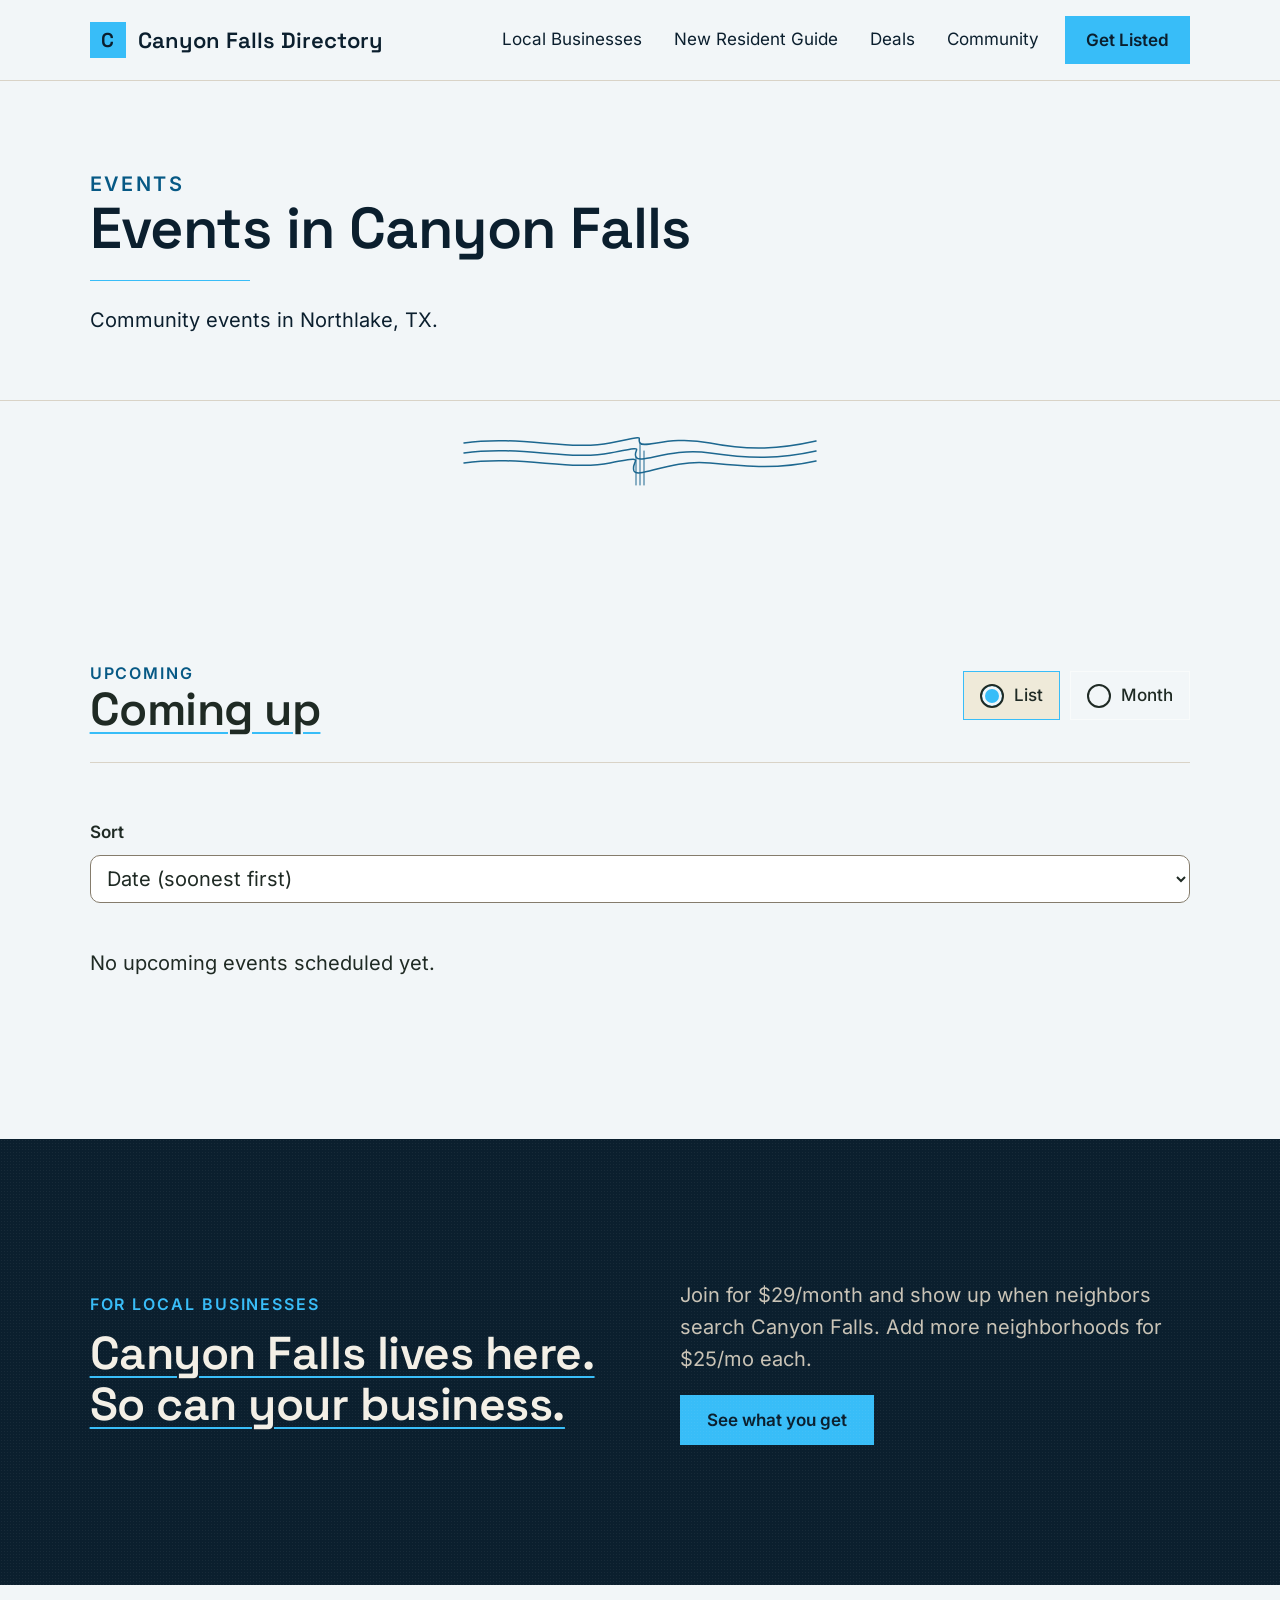
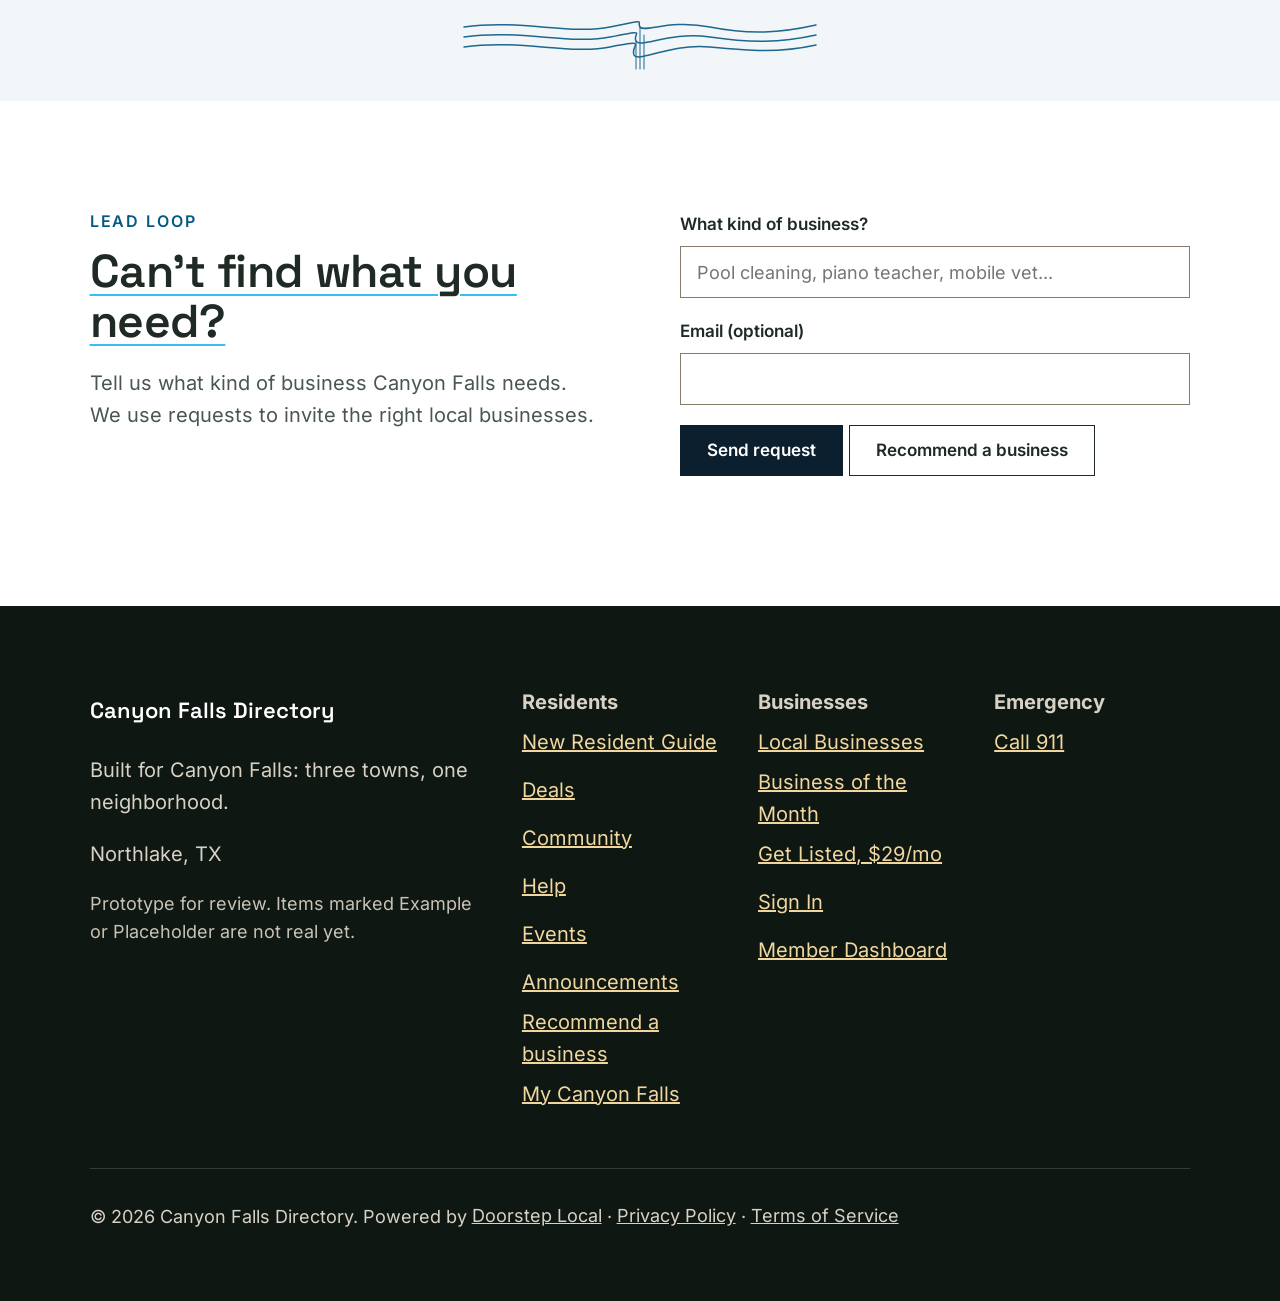
<file: events.html>
<!doctype html>
<html lang="en"><head><meta charset="utf-8"><meta name="viewport" content="width=device-width,initial-scale=1">
<title>Events | Canyon Falls Directory</title><meta name="description" content="Community events in Canyon Falls."><meta name="robots" content="noindex,nofollow">
<link rel="canonical" href="https://canyonfallsdirectory-preview.clientreview.co/events.html"><meta property="og:title" content="Events | Canyon Falls Directory"><meta property="og:description" content="Community events in Canyon Falls.">
<meta property="og:url" content="https://canyonfallsdirectory-preview.clientreview.co/events.html"><meta property="og:type" content="website">
<link rel="icon" href="assets/favicon.svg"><link rel="preload" href="fonts/spacegrotesk.woff2" as="font" type="font/woff2" crossorigin><link rel="preload" href="fonts/inter.woff2" as="font" type="font/woff2" crossorigin>
<link rel="stylesheet" href="css/site.css"><link rel="preload" href="js/site.js" as="script"><link rel="preload" href="js/layout.js" as="script"><link rel="preload" href="js/app.js" as="script">
<script>/* CLS gate: hide main until app.js has rendered the data-driven blocks (removed in app.js; 3s safety). */document.documentElement.classList.add('js-wait');setTimeout(function(){document.documentElement.classList.remove('js-wait')},3000)</script></head>
<body class="nophoto acc-underline type-canyon-falls" data-page="events"><div id="hdr"></div><main id="main">
<section class="phero"><div class="wrap"><p class="kicker">Events</p><h1>Events in Canyon Falls</h1><p>Community events in Northlake, TX.</p></div></section><section class="band"><div class="wrap"><div class="head"><div><p class="kicker">Upcoming</p><h2>Coming up</h2></div><div class="seg" role="group" aria-label="View"><label><input type="radio" name="ev" value="list" checked>List</label><label><input type="radio" name="ev" value="month">Month</label></div></div><label for="evsort">Sort</label><select id="evsort" style="min-height:48px;font:inherit;padding:8px 12px;border-radius:10px;border:1px solid #857c6c"><option value="asc">Date (soonest first)</option><option value="desc">Date (latest first)</option><option value="az">Name A to Z</option></select><div class="list" id="evl" style="margin-top:24px"></div></div></section>
<section class="band dark grain cta-band"><div class="wrap split"><div><p class="kicker">For local businesses</p><h2>Canyon Falls lives here. So can your business.</h2></div><div><p class="muted">Join for $29/month and show up when neighbors search Canyon Falls. Add more neighborhoods for $25/mo each.</p><a class="btn btn-gold" href="join.html">See what you get</a></div></div></section><section class="band tight white" id="need"><div class="wrap split"><div><p class="kicker">Lead loop</p><h2>Can't find what you need?</h2><p class="muted">Tell us what kind of business Canyon Falls needs. We use requests to invite the right local businesses.</p></div>
<form data-proto><label for="needw">What kind of business?</label><input id="needw" type="text" placeholder="Pool cleaning, piano teacher, mobile vet..." required>
<p><label for="neede">Email (optional)</label><input id="neede" type="email" autocomplete="email"></p><button class="btn btn-dark" type="submit">Send request</button> <a class="btn btn-ghost" href="recommend.html">Recommend a business</a><p class="formmsg note" role="status"></p></form></div></section>
</main><div id="ftr"></div>
<script src="js/site.js"></script><script src="js/layout.js"></script><script src="js/app.js"></script><script>(function(){var H=window.H,S=H.S,iso=new Date().toISOString().slice(0,10);function d(){var srt=H.$('#evsort').value,mo=(document.querySelector('input[name=ev]:checked')||{}).value==='month';var l=S.events.filter(function(e){return e.date&&e.date>=iso});if(mo){var m=iso.slice(0,7);l=l.filter(function(e){return e.date.slice(0,7)===m})}
l.sort(function(a,b){return srt==='az'?(a.title<b.title?-1:1):srt==='desc'?(a.date<b.date?1:-1):(a.date<b.date?-1:1)});
H.$('#evl').innerHTML=l.length?l.map(function(e){return '<article class="card"><span class="kicker" style="margin:0">'+H.esc(e.type||'Event')+'</span><h3>'+H.esc(e.title)+(e.source==='example'?' '+H.EX:'')+'</h3><p class="sub">'+H.esc(e.when)+'</p></article>'}).join(''):'<p>No upcoming events scheduled yet.</p>'}
H.$('#evsort').onchange=d;document.querySelectorAll('input[name=ev]').forEach(function(r){r.onchange=d});d()})()</script>
</body></html>
</file>
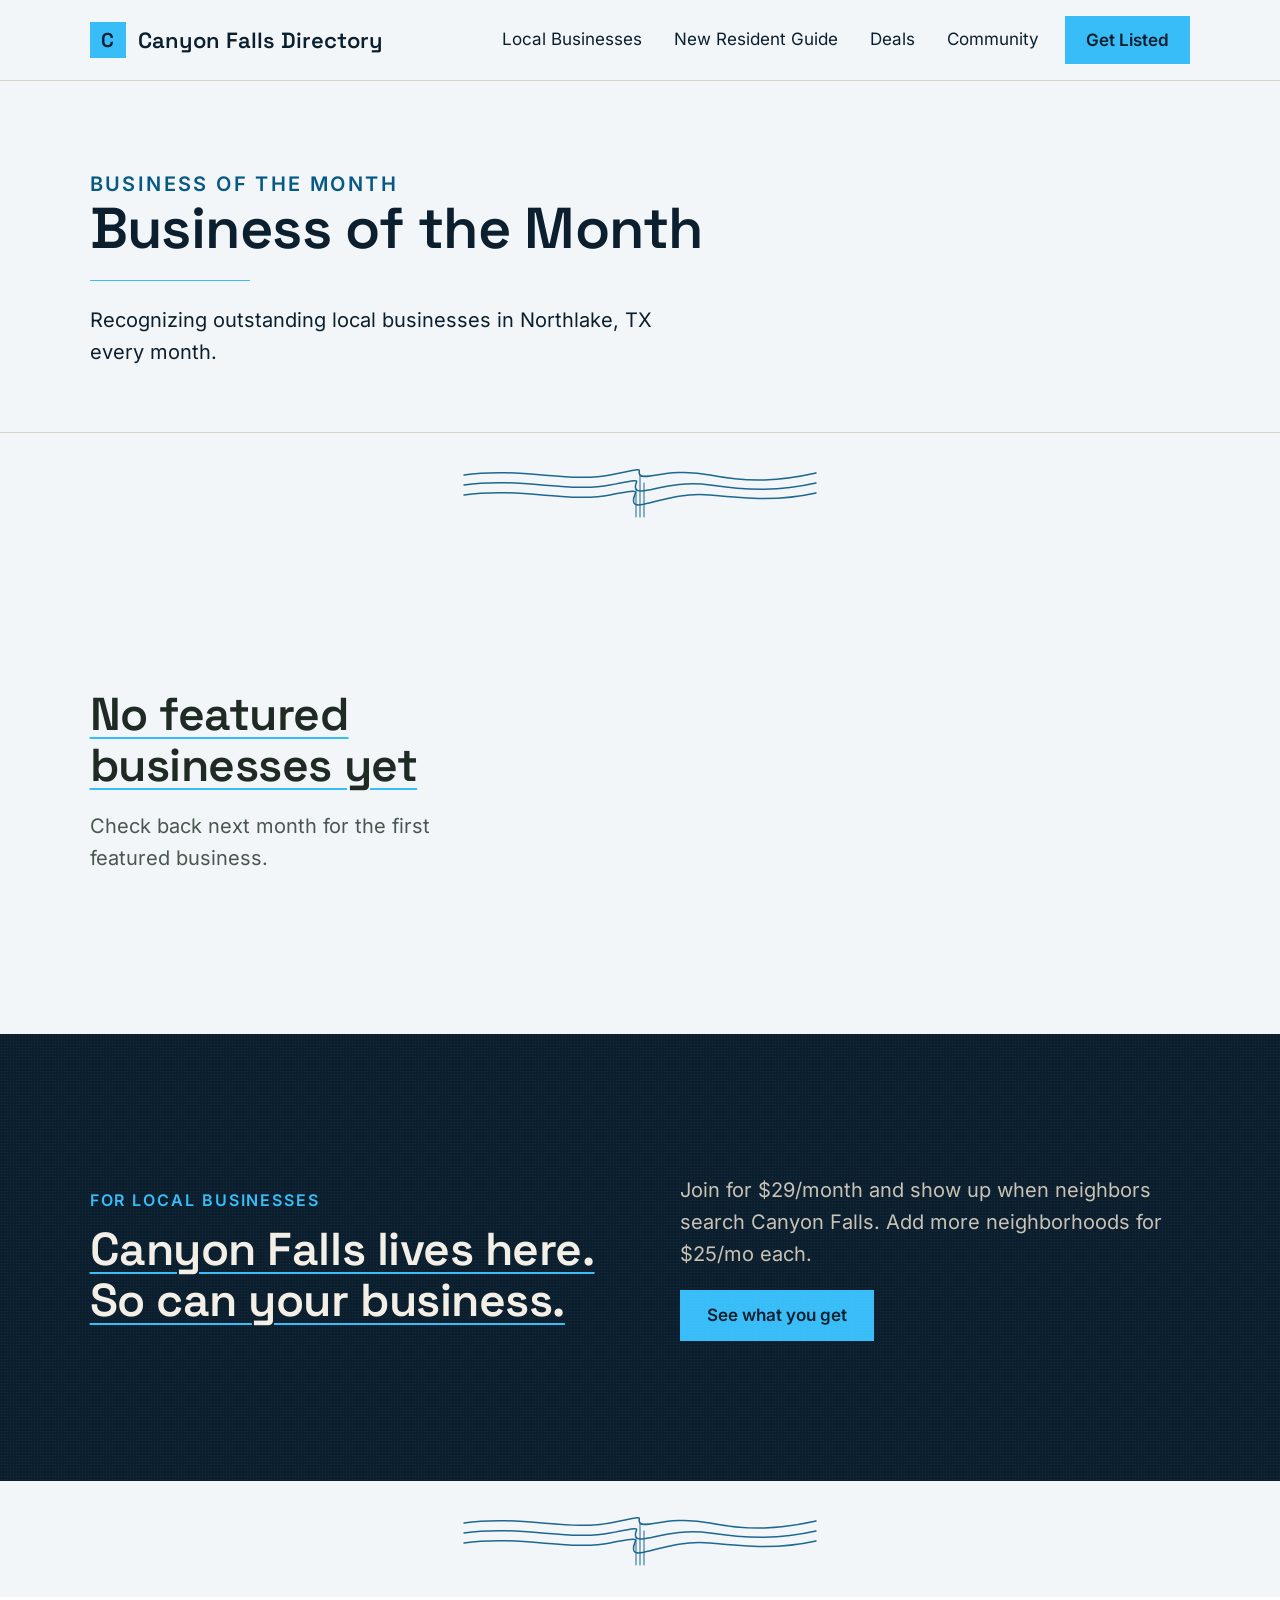
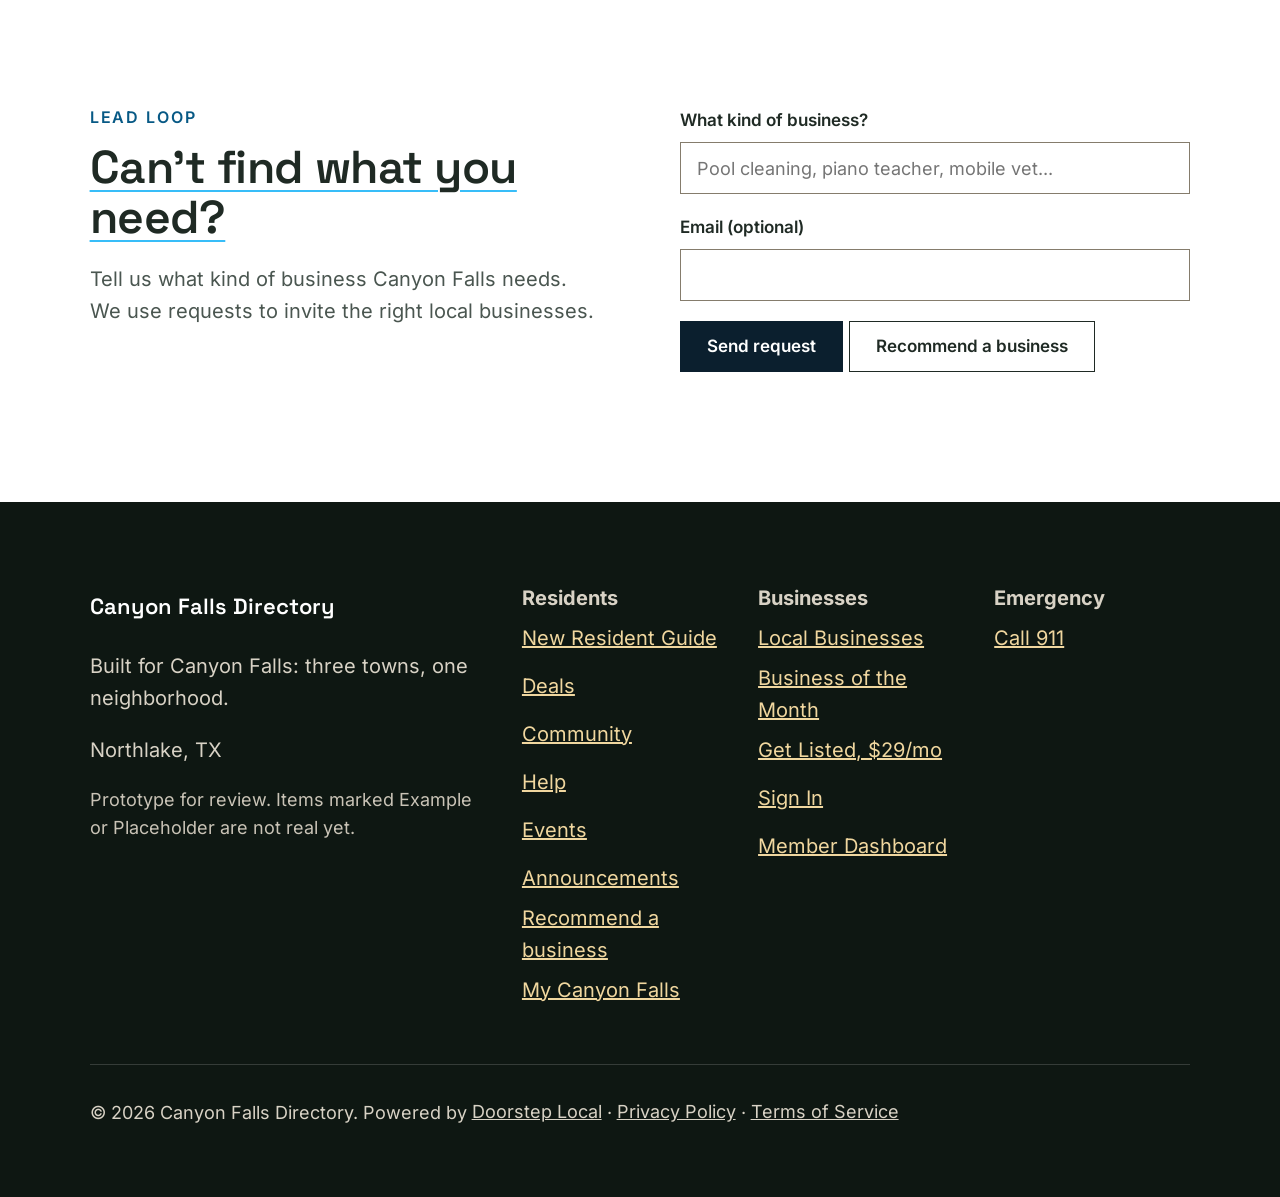
<file: featured.html>
<!doctype html>
<html lang="en"><head><meta charset="utf-8"><meta name="viewport" content="width=device-width,initial-scale=1">
<title>Business of the Month | Canyon Falls Directory</title><meta name="description" content="Recognizing outstanding local businesses that serve Canyon Falls."><meta name="robots" content="noindex,nofollow">
<link rel="canonical" href="https://canyonfallsdirectory-preview.clientreview.co/featured.html"><meta property="og:title" content="Business of the Month | Canyon Falls Directory"><meta property="og:description" content="Recognizing outstanding local businesses that serve Canyon Falls.">
<meta property="og:url" content="https://canyonfallsdirectory-preview.clientreview.co/featured.html"><meta property="og:type" content="website">
<link rel="icon" href="assets/favicon.svg"><link rel="preload" href="fonts/spacegrotesk.woff2" as="font" type="font/woff2" crossorigin><link rel="preload" href="fonts/inter.woff2" as="font" type="font/woff2" crossorigin>
<link rel="stylesheet" href="css/site.css"><link rel="preload" href="js/site.js" as="script"><link rel="preload" href="js/layout.js" as="script"><link rel="preload" href="js/app.js" as="script">
<script>/* CLS gate: hide main until app.js has rendered the data-driven blocks (removed in app.js; 3s safety). */document.documentElement.classList.add('js-wait');setTimeout(function(){document.documentElement.classList.remove('js-wait')},3000)</script></head>
<body class="nophoto acc-underline type-canyon-falls" data-page="featured"><div id="hdr"></div><main id="main">
<section class="phero"><div class="wrap"><p class="kicker">Business of the Month</p><h1>Business of the Month</h1><p>Recognizing outstanding local businesses in Northlake, TX every month.</p></div></section><section class="band"><div class="wrap"><div class="list" id="fl"></div></div></section>
<section class="band dark grain cta-band"><div class="wrap split"><div><p class="kicker">For local businesses</p><h2>Canyon Falls lives here. So can your business.</h2></div><div><p class="muted">Join for $29/month and show up when neighbors search Canyon Falls. Add more neighborhoods for $25/mo each.</p><a class="btn btn-gold" href="join.html">See what you get</a></div></div></section><section class="band tight white" id="need"><div class="wrap split"><div><p class="kicker">Lead loop</p><h2>Can't find what you need?</h2><p class="muted">Tell us what kind of business Canyon Falls needs. We use requests to invite the right local businesses.</p></div>
<form data-proto><label for="needw">What kind of business?</label><input id="needw" type="text" placeholder="Pool cleaning, piano teacher, mobile vet..." required>
<p><label for="neede">Email (optional)</label><input id="neede" type="email" autocomplete="email"></p><button class="btn btn-dark" type="submit">Send request</button> <a class="btn btn-ghost" href="recommend.html">Recommend a business</a><p class="formmsg note" role="status"></p></form></div></section>
</main><div id="ftr"></div>
<script src="js/site.js"></script><script src="js/layout.js"></script><script src="js/app.js"></script><script>(function(){var H=window.H,S=H.S,F=(S.featured||[]).map(function(f){return S.businesses.filter(function(b){return b.id===f.biz&&b.source==='live'})[0]}).filter(Boolean);H.$('#fl').innerHTML=F.length?F.map(H.bizCard).join(''):'<div><h2>No featured businesses yet</h2><p class="muted">Check back next month for the first featured business.</p></div>'})()</script>
</body></html>
</file>
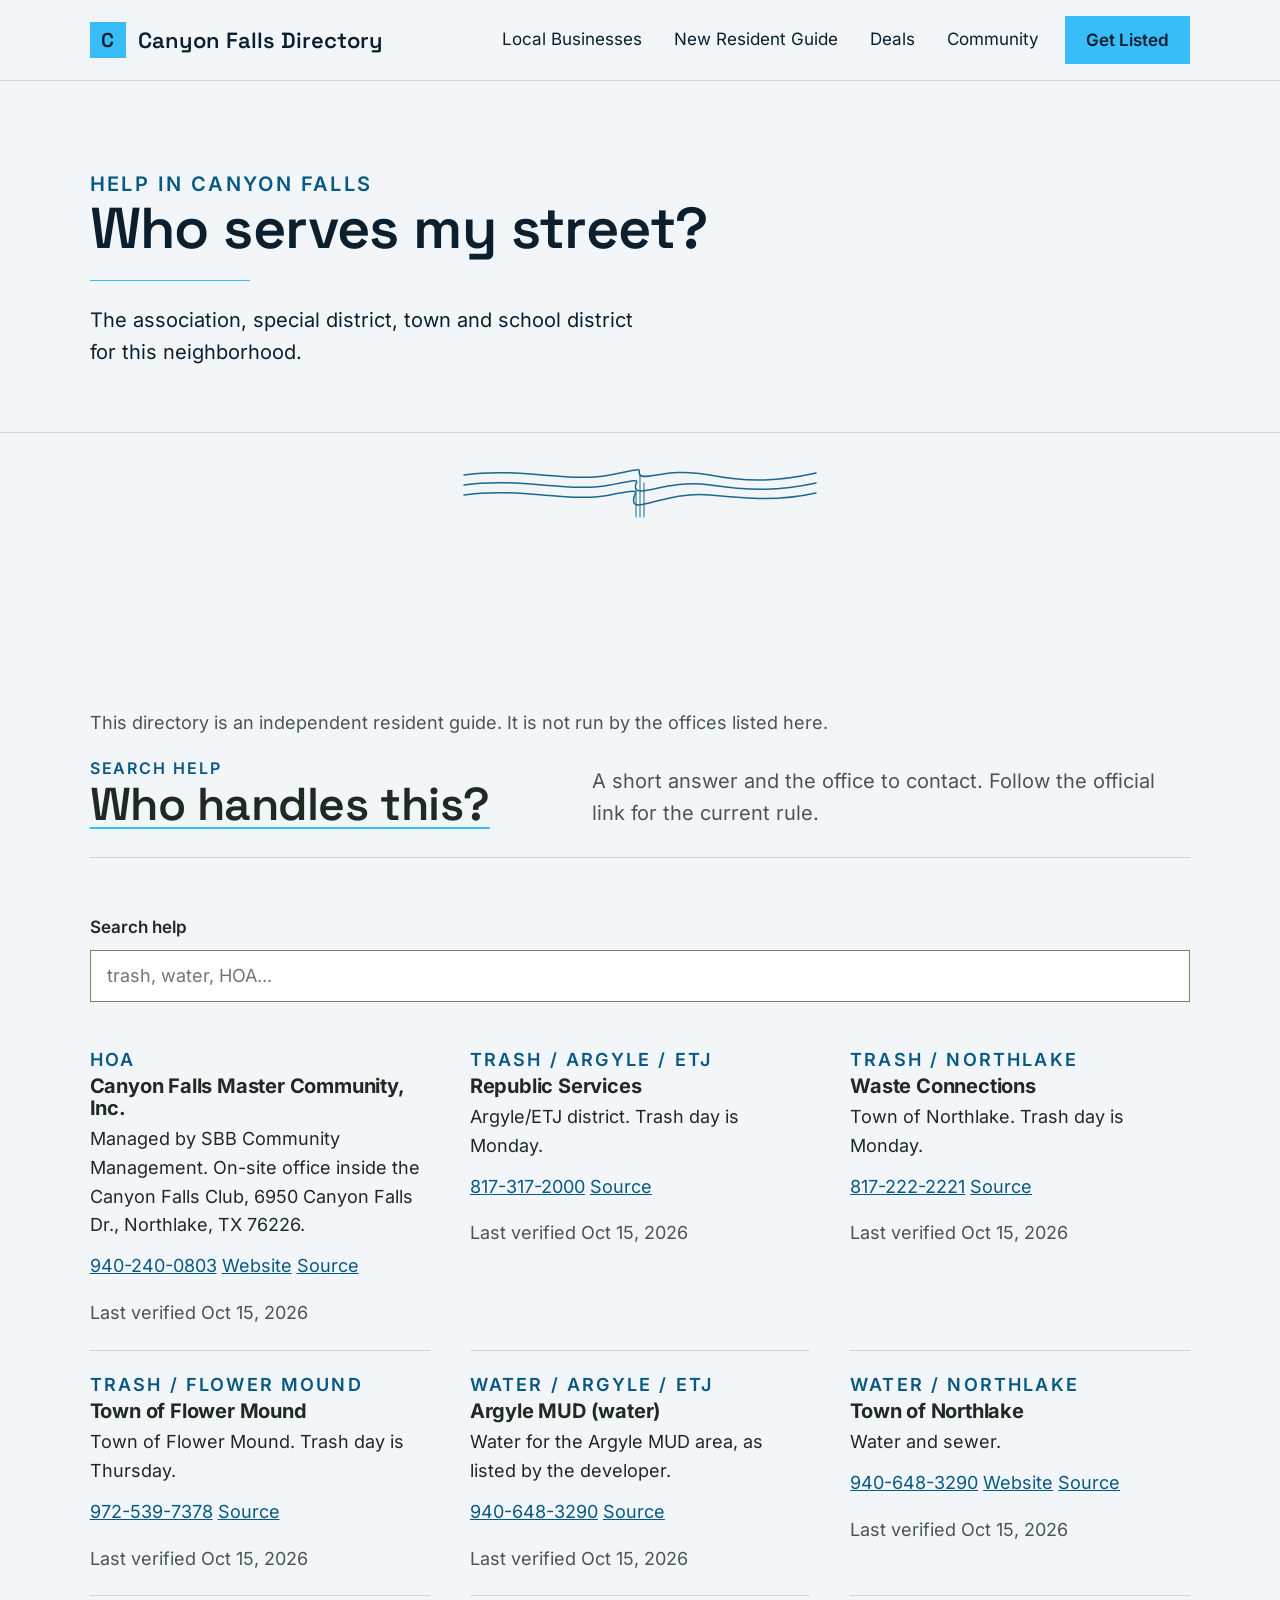
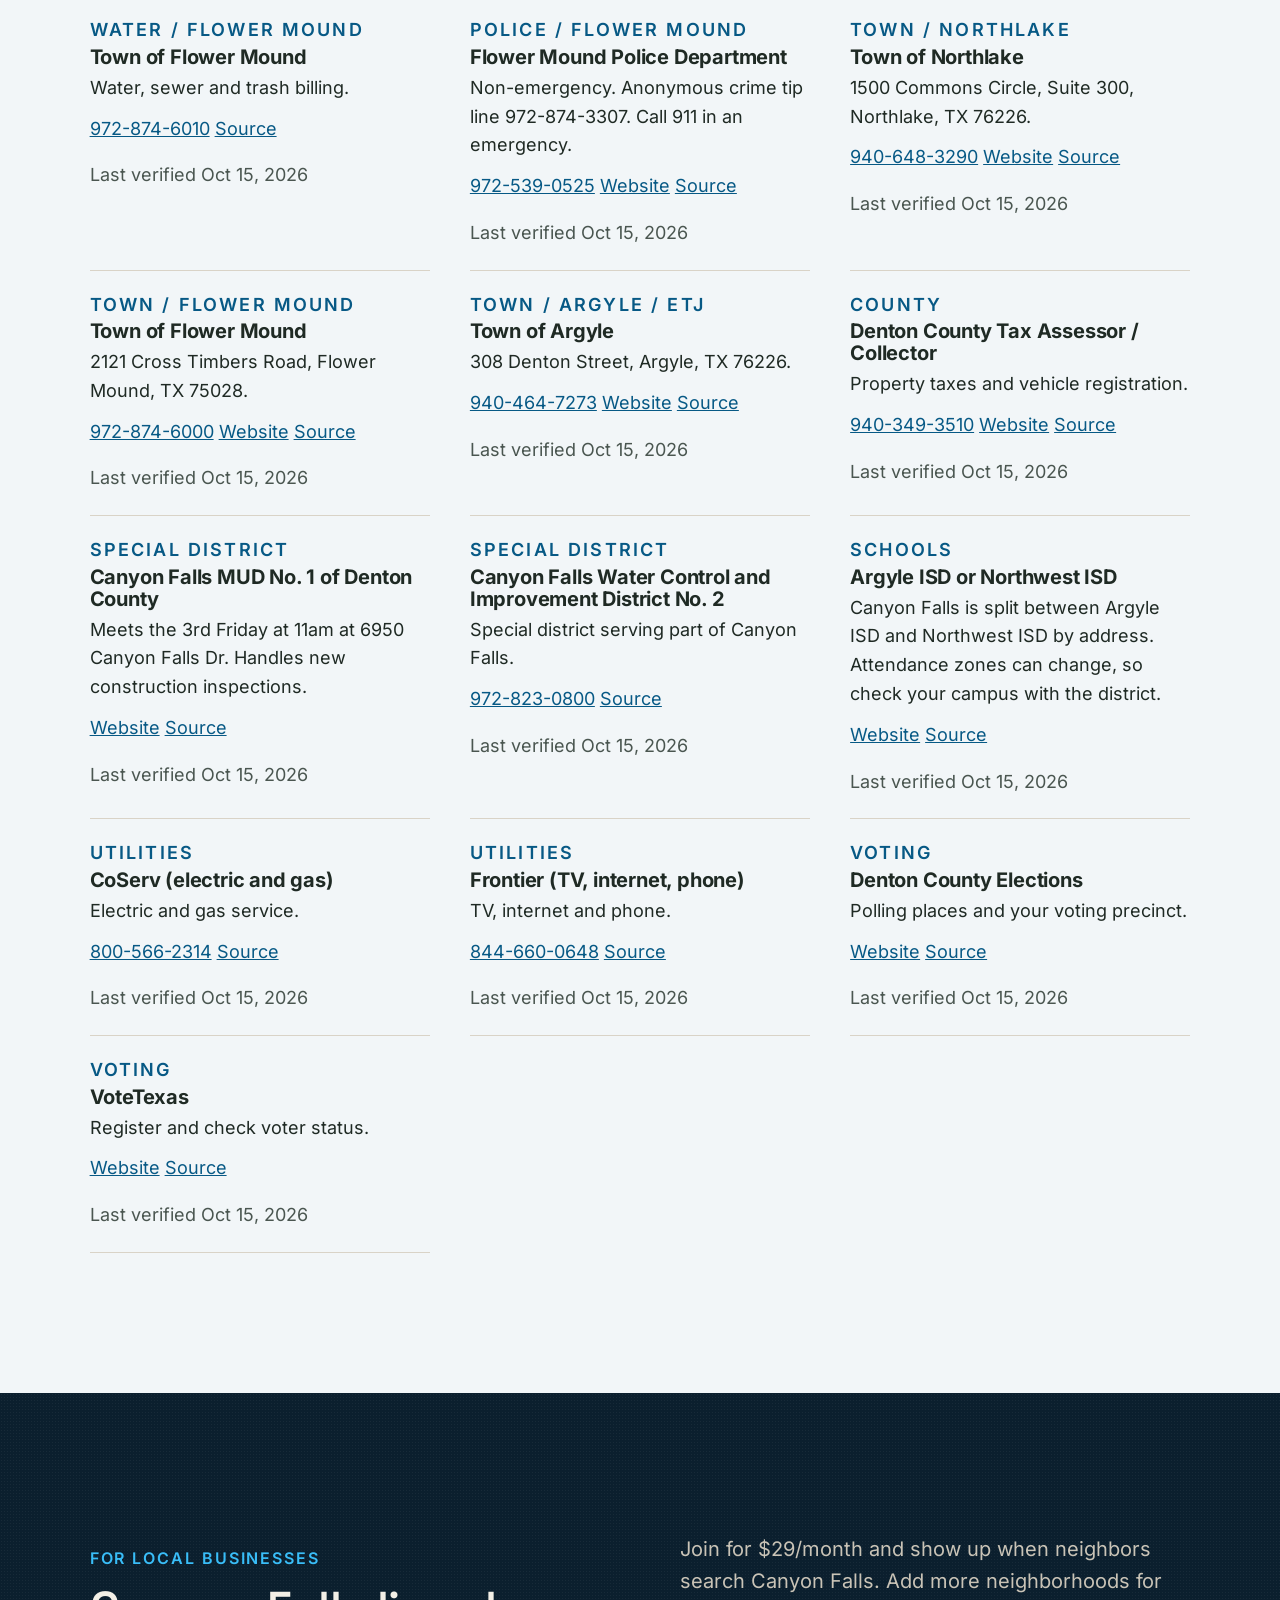
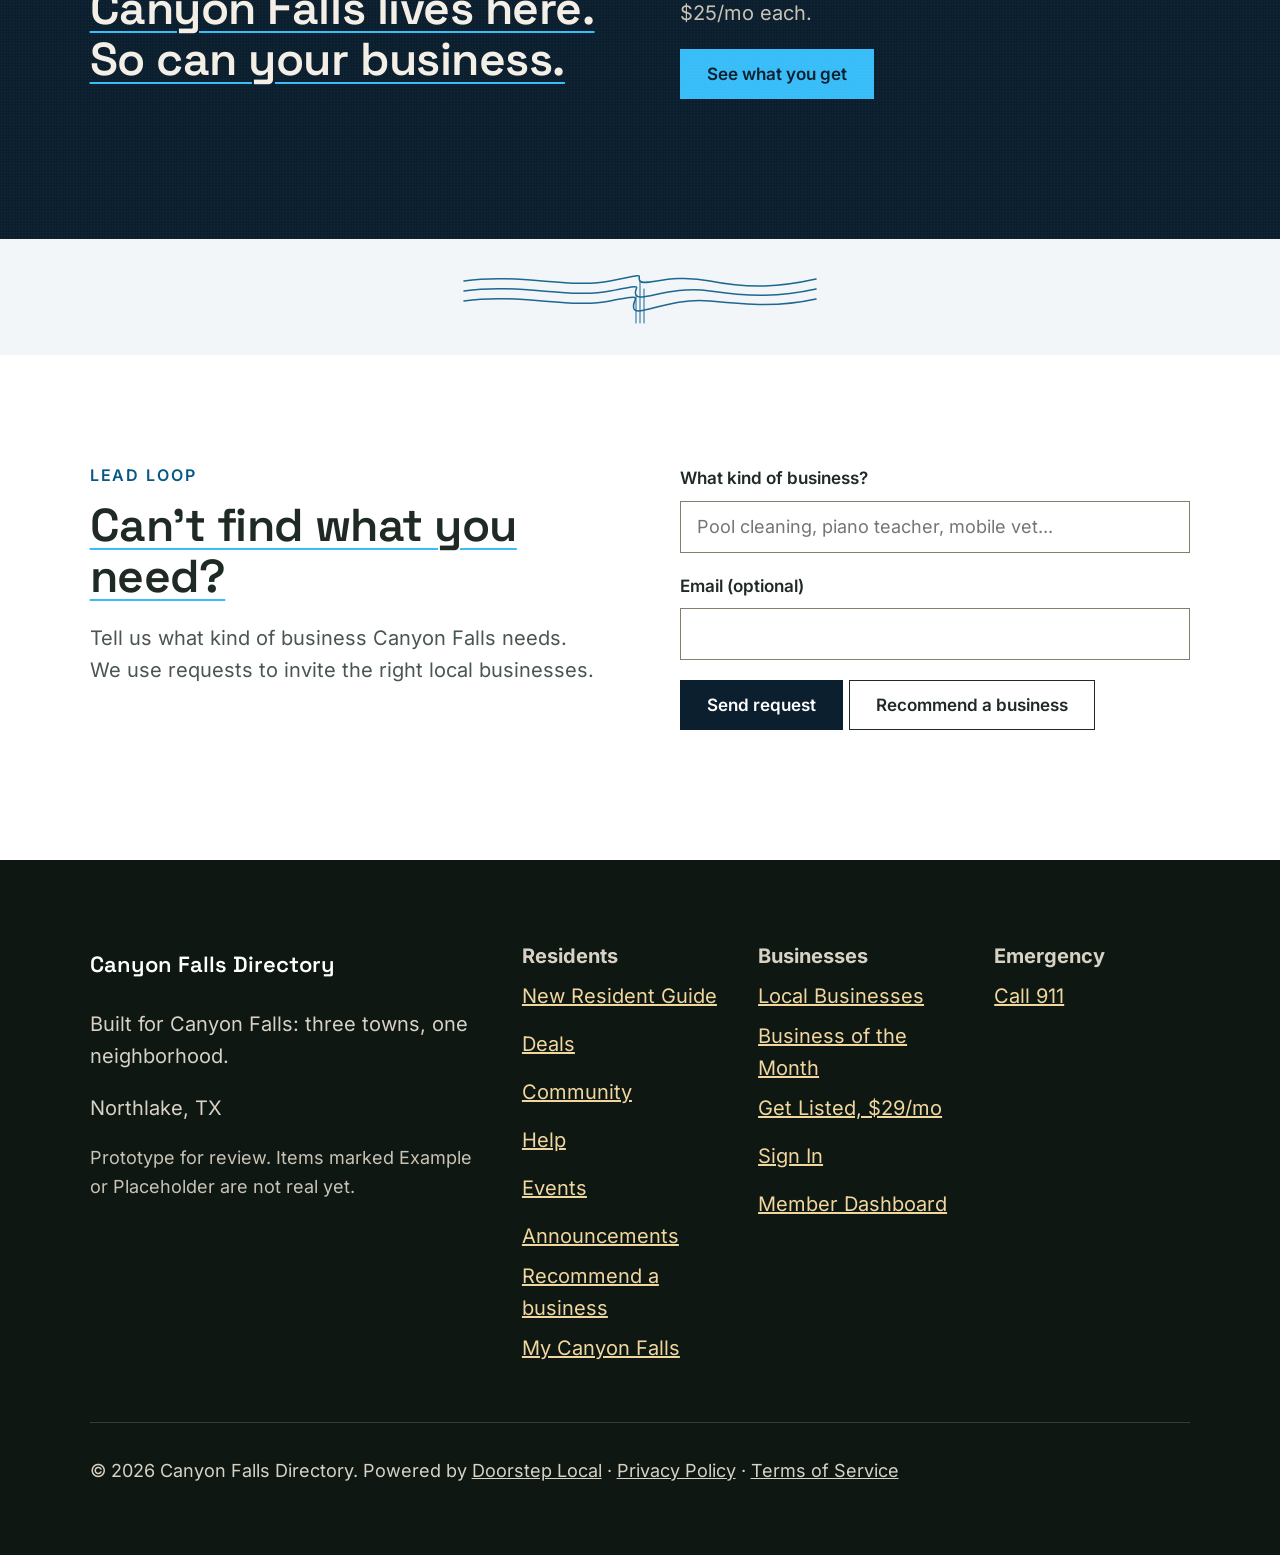
<file: help.html>
<!doctype html>
<html lang="en"><head><meta charset="utf-8"><meta name="viewport" content="width=device-width,initial-scale=1">
<title>Help | Canyon Falls Directory</title><meta name="description" content="Who handles trash, water, police, HOA, schools and voting in Canyon Falls."><meta name="robots" content="noindex,nofollow">
<link rel="canonical" href="https://canyonfallsdirectory-preview.clientreview.co/help.html"><meta property="og:title" content="Help | Canyon Falls Directory"><meta property="og:description" content="Who handles trash, water, police, HOA, schools and voting in Canyon Falls.">
<meta property="og:url" content="https://canyonfallsdirectory-preview.clientreview.co/help.html"><meta property="og:type" content="website">
<link rel="icon" href="assets/favicon.svg"><link rel="preload" href="fonts/spacegrotesk.woff2" as="font" type="font/woff2" crossorigin><link rel="preload" href="fonts/inter.woff2" as="font" type="font/woff2" crossorigin>
<link rel="stylesheet" href="css/site.css"><link rel="preload" href="js/site.js" as="script"><link rel="preload" href="js/layout.js" as="script"><link rel="preload" href="js/app.js" as="script">
<script>/* CLS gate: hide main until app.js has rendered the data-driven blocks (removed in app.js; 3s safety). */document.documentElement.classList.add('js-wait');setTimeout(function(){document.documentElement.classList.remove('js-wait')},3000)</script></head>
<body class="nophoto acc-underline type-canyon-falls" data-page="help"><div id="hdr"></div><main id="main">
<section class="phero"><div class="wrap"><p class="kicker">Help in Canyon Falls</p><h1>Who serves my street?</h1><p>The association, special district, town and school district for this neighborhood.</p></div></section><section class="band" data-needs="resources"><div class="wrap"><p class="note">This directory is an independent resident guide. It is not run by the offices listed here.</p><div class="head"><div><p class="kicker">Search help</p><h2>Who handles this?</h2></div><p class="muted">A short answer and the office to contact. Follow the official link for the current rule.</p></div><label for="hq">Search help</label><input id="hq" type="search" autocomplete="off" placeholder="trash, water, HOA..."><div class="guide" id="hl" style="margin-top:24px"></div></div></section><section class="band" id="hempty" hidden><div class="wrap"><h2>Resident info is coming soon</h2><p class="muted">This section appears once Canyon Falls contacts are entered and verified.</p><a class="btn btn-dark" href="members.html">Find local help</a></div></section>
<section class="band dark grain cta-band"><div class="wrap split"><div><p class="kicker">For local businesses</p><h2>Canyon Falls lives here. So can your business.</h2></div><div><p class="muted">Join for $29/month and show up when neighbors search Canyon Falls. Add more neighborhoods for $25/mo each.</p><a class="btn btn-gold" href="join.html">See what you get</a></div></div></section><section class="band tight white" id="need"><div class="wrap split"><div><p class="kicker">Lead loop</p><h2>Can't find what you need?</h2><p class="muted">Tell us what kind of business Canyon Falls needs. We use requests to invite the right local businesses.</p></div>
<form data-proto><label for="needw">What kind of business?</label><input id="needw" type="text" placeholder="Pool cleaning, piano teacher, mobile vet..." required>
<p><label for="neede">Email (optional)</label><input id="neede" type="email" autocomplete="email"></p><button class="btn btn-dark" type="submit">Send request</button> <a class="btn btn-ghost" href="recommend.html">Recommend a business</a><p class="formmsg note" role="status"></p></form></div></section>
</main><div id="ftr"></div>
<script src="js/site.js"></script><script src="js/layout.js"></script><script src="js/app.js"></script><script>(function(){var H=window.H,R=H.S.resources||[];if(!R.length){H.$('#hempty').hidden=false;return}function d(){var q=H.$('#hq').value.toLowerCase();H.$('#hl').innerHTML=R.filter(function(r){return !q||(r.group+' '+r.name+' '+r.detail).toLowerCase().indexOf(q)>-1}).map(function(r){return '<div><p class="kicker" style="margin:0 0 4px">'+H.esc(r.group)+(r.sideLabel?' / '+H.esc(r.sideLabel):'')+'</p><h3>'+H.esc(r.name)+'</h3><p>'+H.esc(r.detail)+'</p><p>'+(r.phone?'<a href="tel:'+r.phone.replace(/\D/g,'')+'">'+r.phone+'</a> ':'')+(r.web?'<a href="'+r.web+'" rel="noopener">Website</a> ':'')+(r.src?'<a href="'+r.src+'" rel="noopener">Source</a>':'')+'</p>'+H.verified(r.verified)+'</div>'}).join('')||'<p>No match. Try trash, water or HOA.</p>'}H.$('#hq').oninput=d;d()})()</script>
</body></html>
</file>
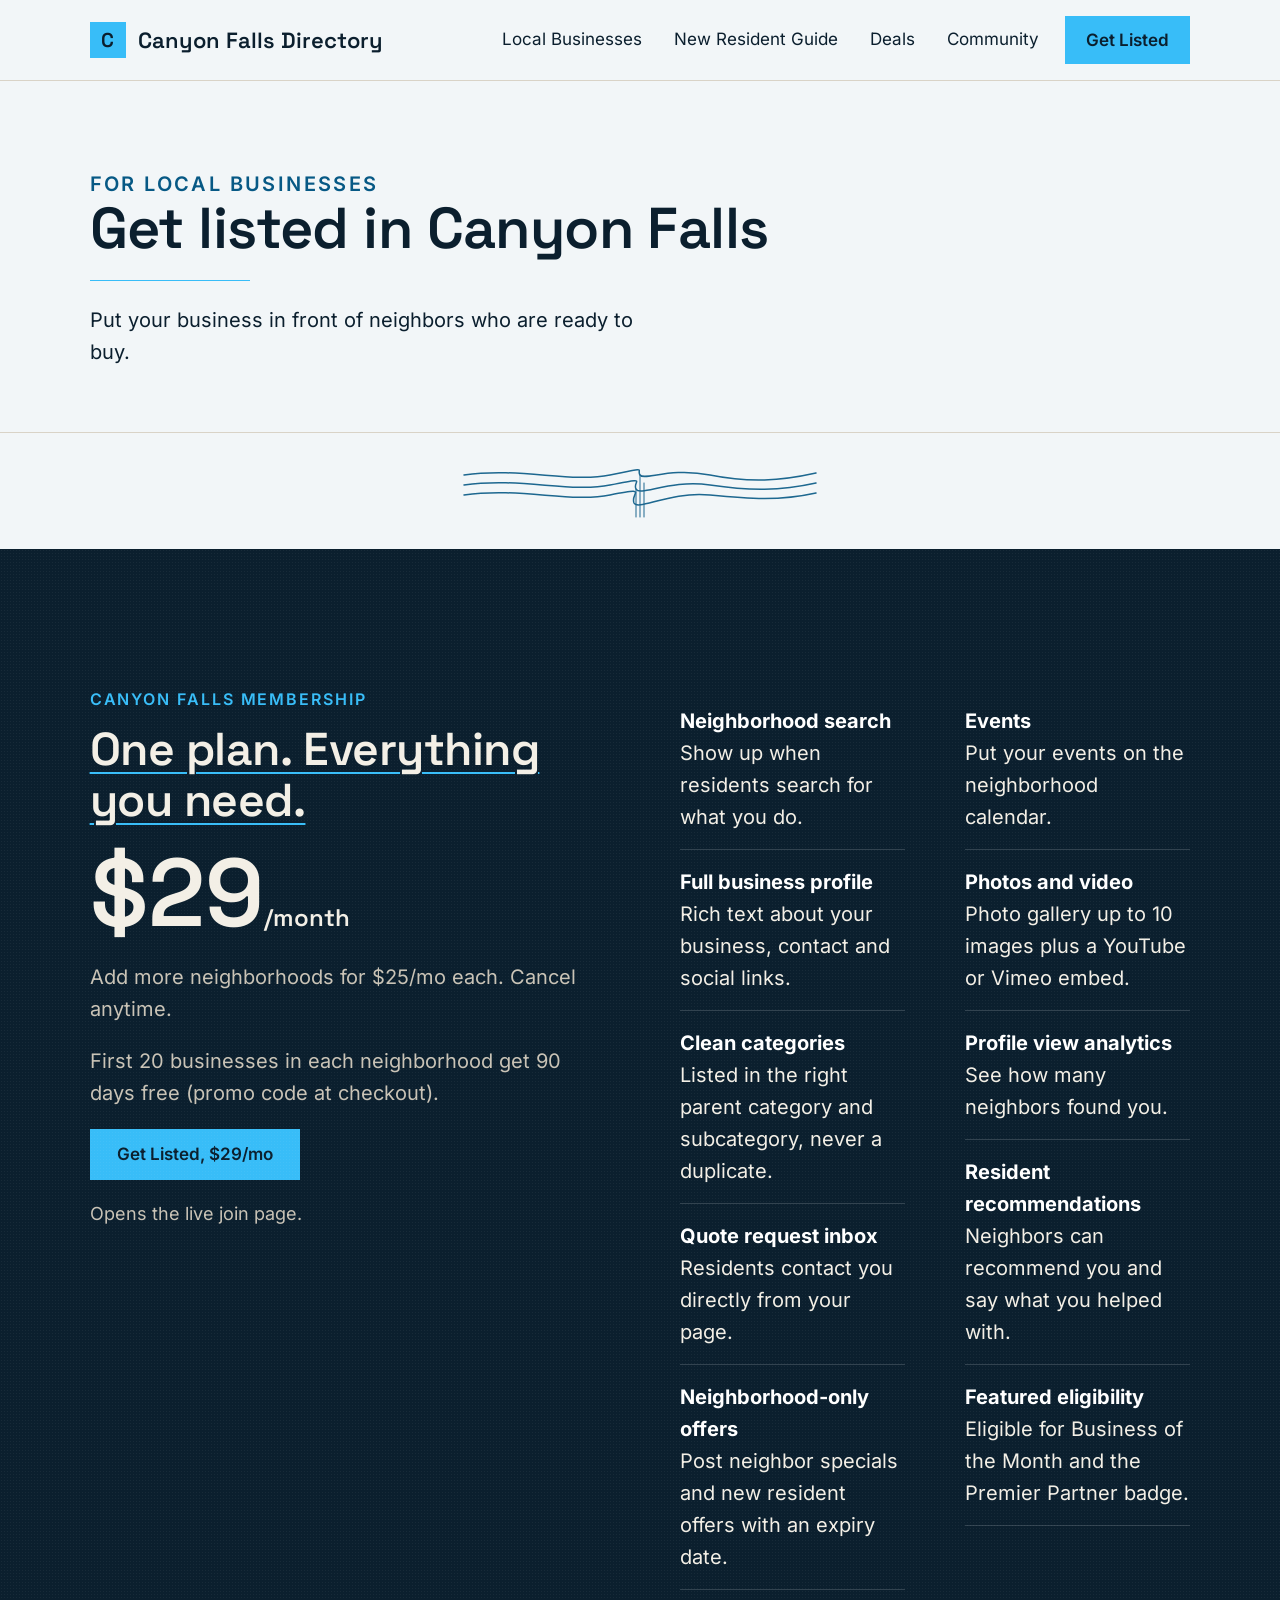
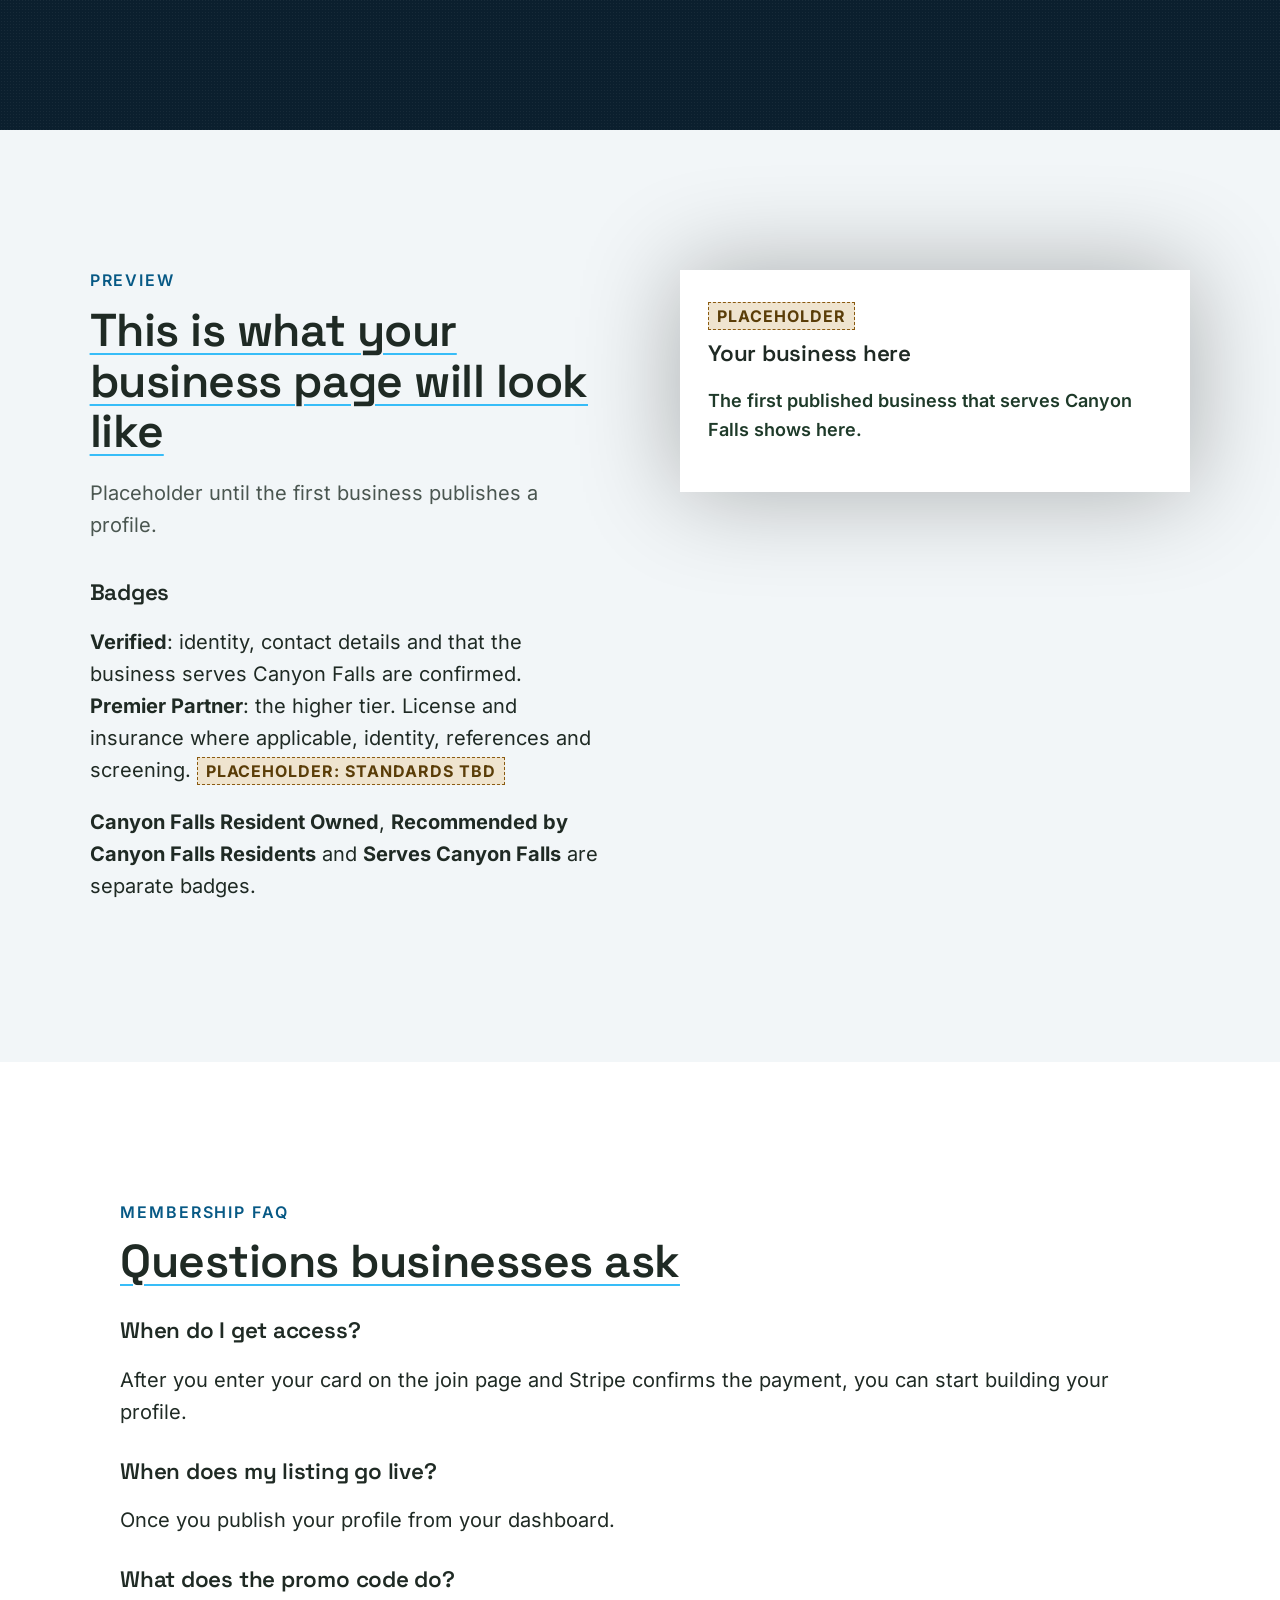
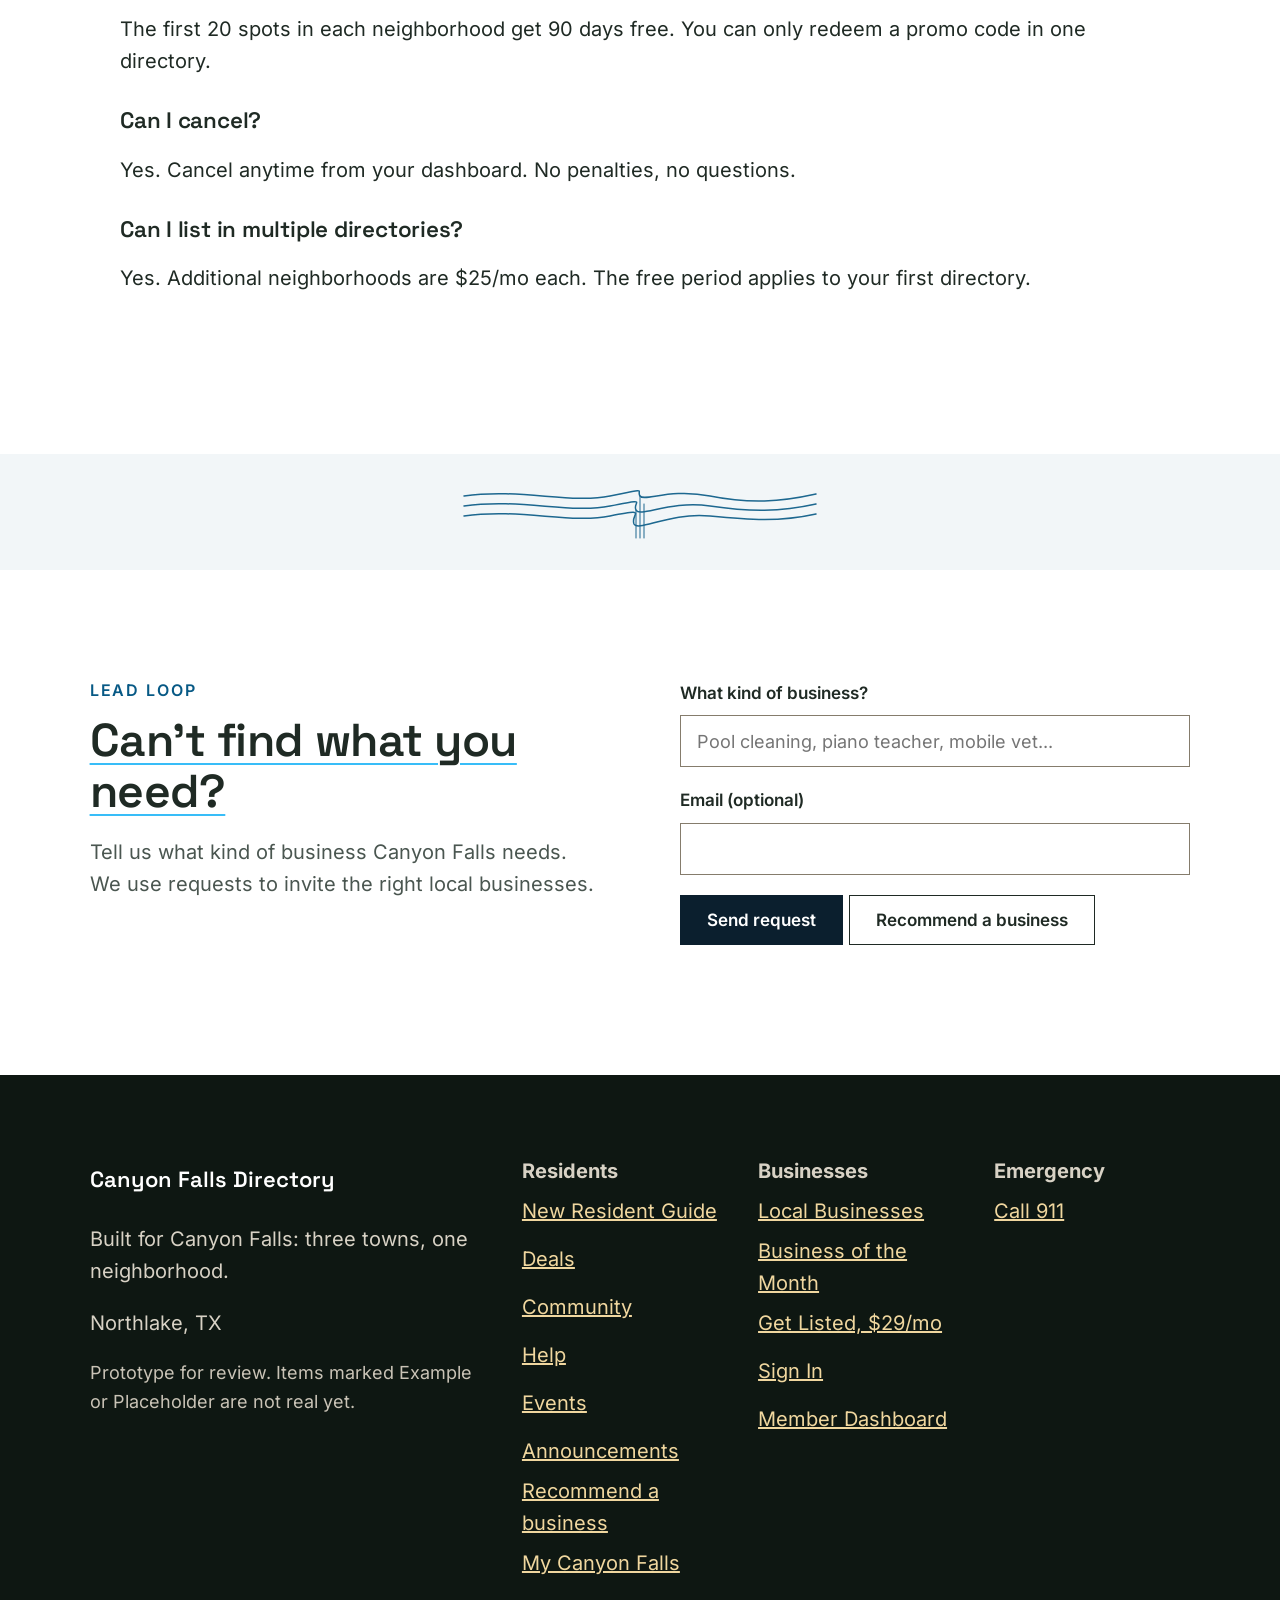
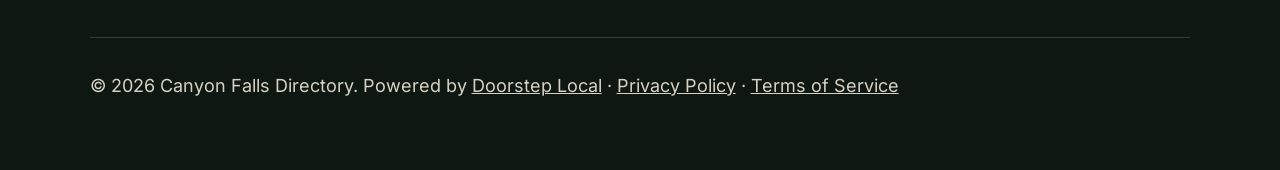
<file: join.html>
<!doctype html>
<html lang="en"><head><meta charset="utf-8"><meta name="viewport" content="width=device-width,initial-scale=1">
<title>Get Listed in Canyon Falls, $29/mo | Canyon Falls Directory</title><meta name="description" content="Put your business in front of Canyon Falls neighbors who are ready to buy. $29 per month, more neighborhoods $25 per month each."><meta name="robots" content="noindex,nofollow">
<link rel="canonical" href="https://canyonfallsdirectory-preview.clientreview.co/join.html"><meta property="og:title" content="Get Listed in Canyon Falls, $29/mo | Canyon Falls Directory"><meta property="og:description" content="Put your business in front of Canyon Falls neighbors who are ready to buy. $29 per month, more neighborhoods $25 per month each.">
<meta property="og:url" content="https://canyonfallsdirectory-preview.clientreview.co/join.html"><meta property="og:type" content="website">
<link rel="icon" href="assets/favicon.svg"><link rel="preload" href="fonts/spacegrotesk.woff2" as="font" type="font/woff2" crossorigin><link rel="preload" href="fonts/inter.woff2" as="font" type="font/woff2" crossorigin>
<link rel="stylesheet" href="css/site.css"><link rel="preload" href="js/site.js" as="script"><link rel="preload" href="js/layout.js" as="script"><link rel="preload" href="js/app.js" as="script">
<script>/* CLS gate: hide main until app.js has rendered the data-driven blocks (removed in app.js; 3s safety). */document.documentElement.classList.add('js-wait');setTimeout(function(){document.documentElement.classList.remove('js-wait')},3000)</script></head>
<body class="nophoto acc-underline type-canyon-falls" data-page="join"><div id="hdr"></div><main id="main">
<section class="phero"><div class="wrap"><p class="kicker">For local businesses</p><h1>Get listed in Canyon Falls</h1><p>Put your business in front of neighbors who are ready to buy.</p></div></section><section class="band dark grain"><div class="wrap split"><div><p class="kicker">Canyon Falls Membership</p><h2>One plan. Everything you need.</h2><p class="price">$29<small>/month</small></p><p class="muted">Add more neighborhoods for $25/mo each. Cancel anytime.</p><p class="muted" id="promo"></p><a class="btn btn-gold" href="https://canyonfallsdirectory.com/canyon-falls/join" rel="noopener">Get Listed, $29/mo</a><p class="note">Opens the live join page.</p></div><ul class="feat" id="feat"></ul></div></section>
<section class="band"><div class="wrap split"><div><p class="kicker">Preview</p><h2>This is what your business page will look like</h2><p class="muted" id="pvnote"></p>
<h3 style="margin-top:40px">Badges</h3><p><b>Verified</b>: identity, contact details and that the business serves Canyon Falls are confirmed.<br><b>Premier Partner</b>: the higher tier. License and insurance where applicable, identity, references and screening. <span class="ex">Placeholder: standards TBD</span></p>
<p><b>Canyon Falls Resident Owned</b>, <b>Recommended by Canyon Falls Residents</b> and <b>Serves Canyon Falls</b> are separate badges.</p></div>
<div class="profile" id="pitch"></div></div></section>
<section class="band white" id="faq-sec"><div class="wrap measure"><p class="kicker">Membership FAQ</p><h2>Questions businesses ask</h2><div id="faq"></div></div></section>
<section class="band tight white" id="need"><div class="wrap split"><div><p class="kicker">Lead loop</p><h2>Can't find what you need?</h2><p class="muted">Tell us what kind of business Canyon Falls needs. We use requests to invite the right local businesses.</p></div>
<form data-proto><label for="needw">What kind of business?</label><input id="needw" type="text" placeholder="Pool cleaning, piano teacher, mobile vet..." required>
<p><label for="neede">Email (optional)</label><input id="neede" type="email" autocomplete="email"></p><button class="btn btn-dark" type="submit">Send request</button> <a class="btn btn-ghost" href="recommend.html">Recommend a business</a><p class="formmsg note" role="status"></p></form></div></section>
</main><div id="ftr"></div>
<script src="js/site.js"></script><script src="js/layout.js"></script><script src="js/app.js"></script><script>(function(){var H=window.H,S=H.S,b=null;H.$('#promo').textContent=S.join.promo;H.$('#feat').innerHTML=S.join.features.map(function(f){return '<li><b>'+f[0]+'</b>'+f[1]+'</li>'}).join('');
H.renderPitch('join');var Q=S.join.faq||[];if(!Q.length)H.$('#faq-sec').hidden=true;H.$('#faq').innerHTML=Q.map(function(q){return '<h3 style="margin-top:32px">'+H.esc(q[0])+'</h3><p>'+H.esc(q[1])+'</p>'}).join('')})()</script>
</body></html>
</file>
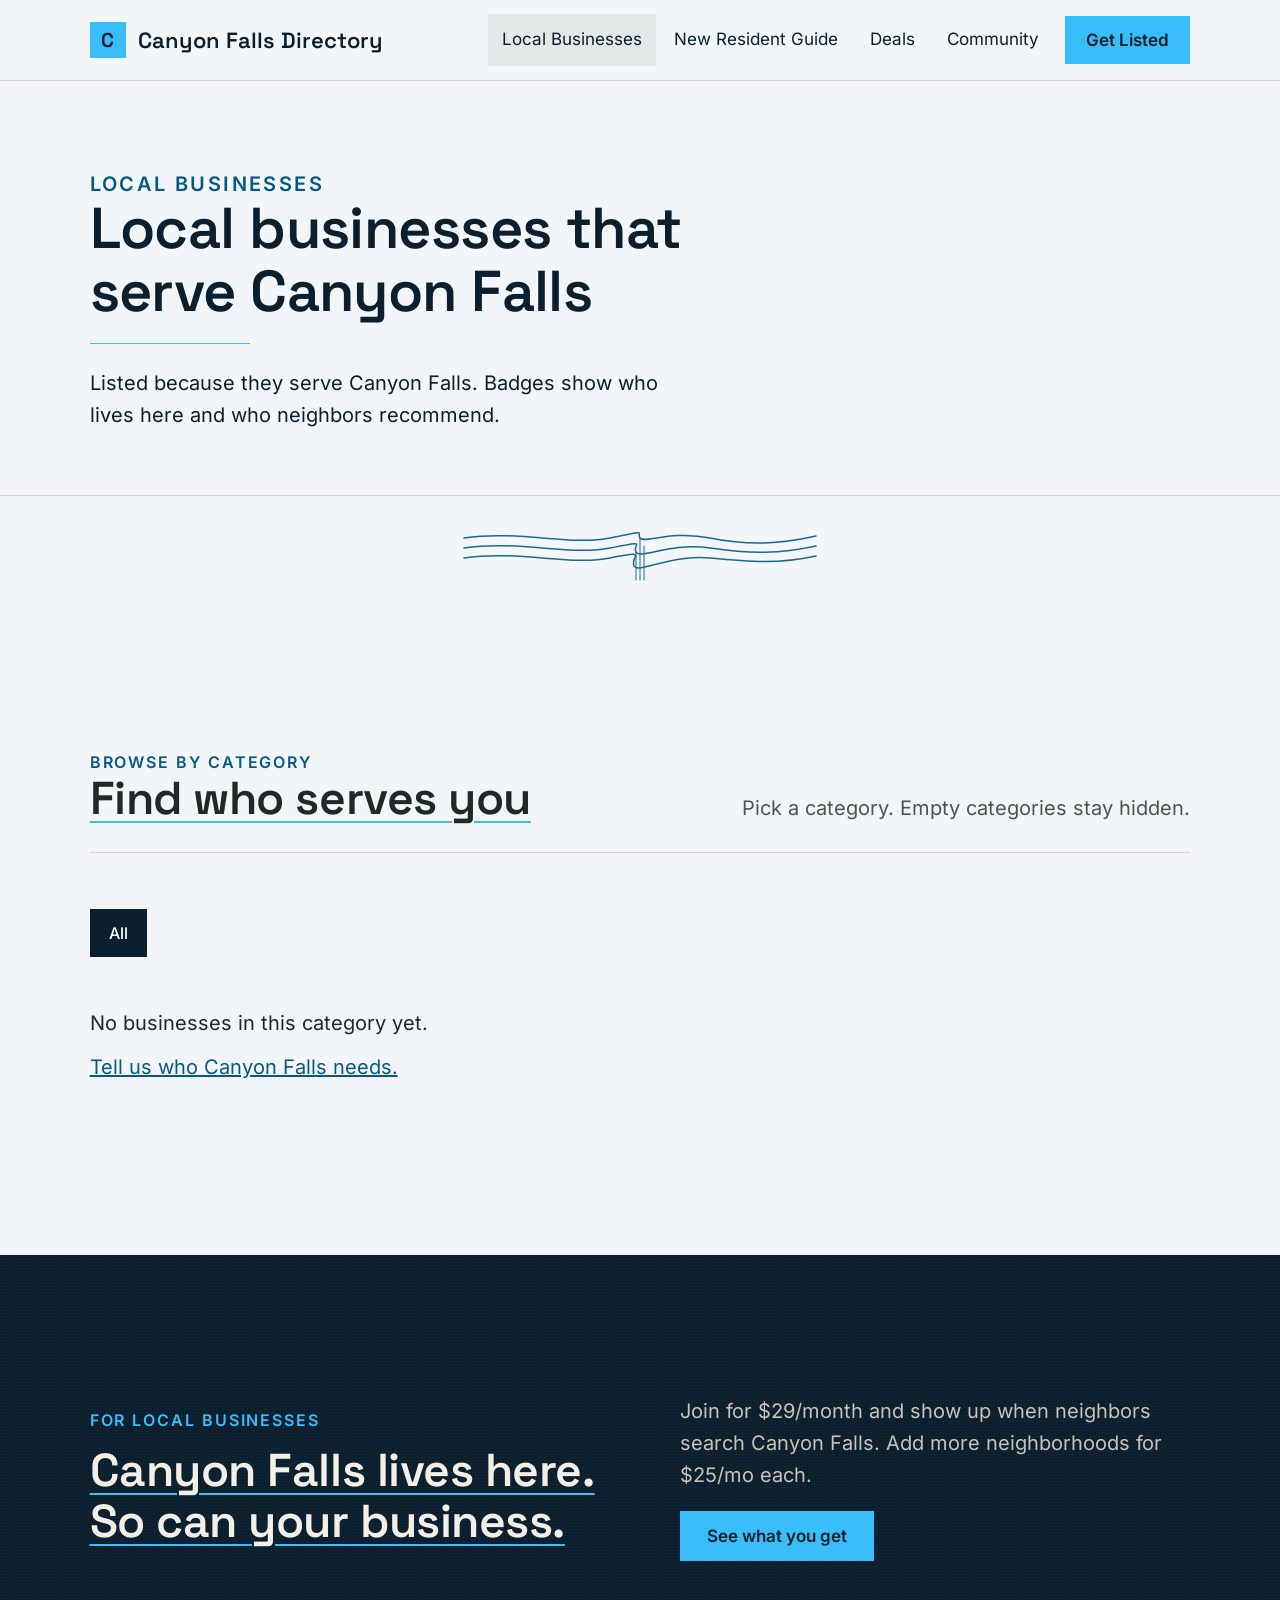
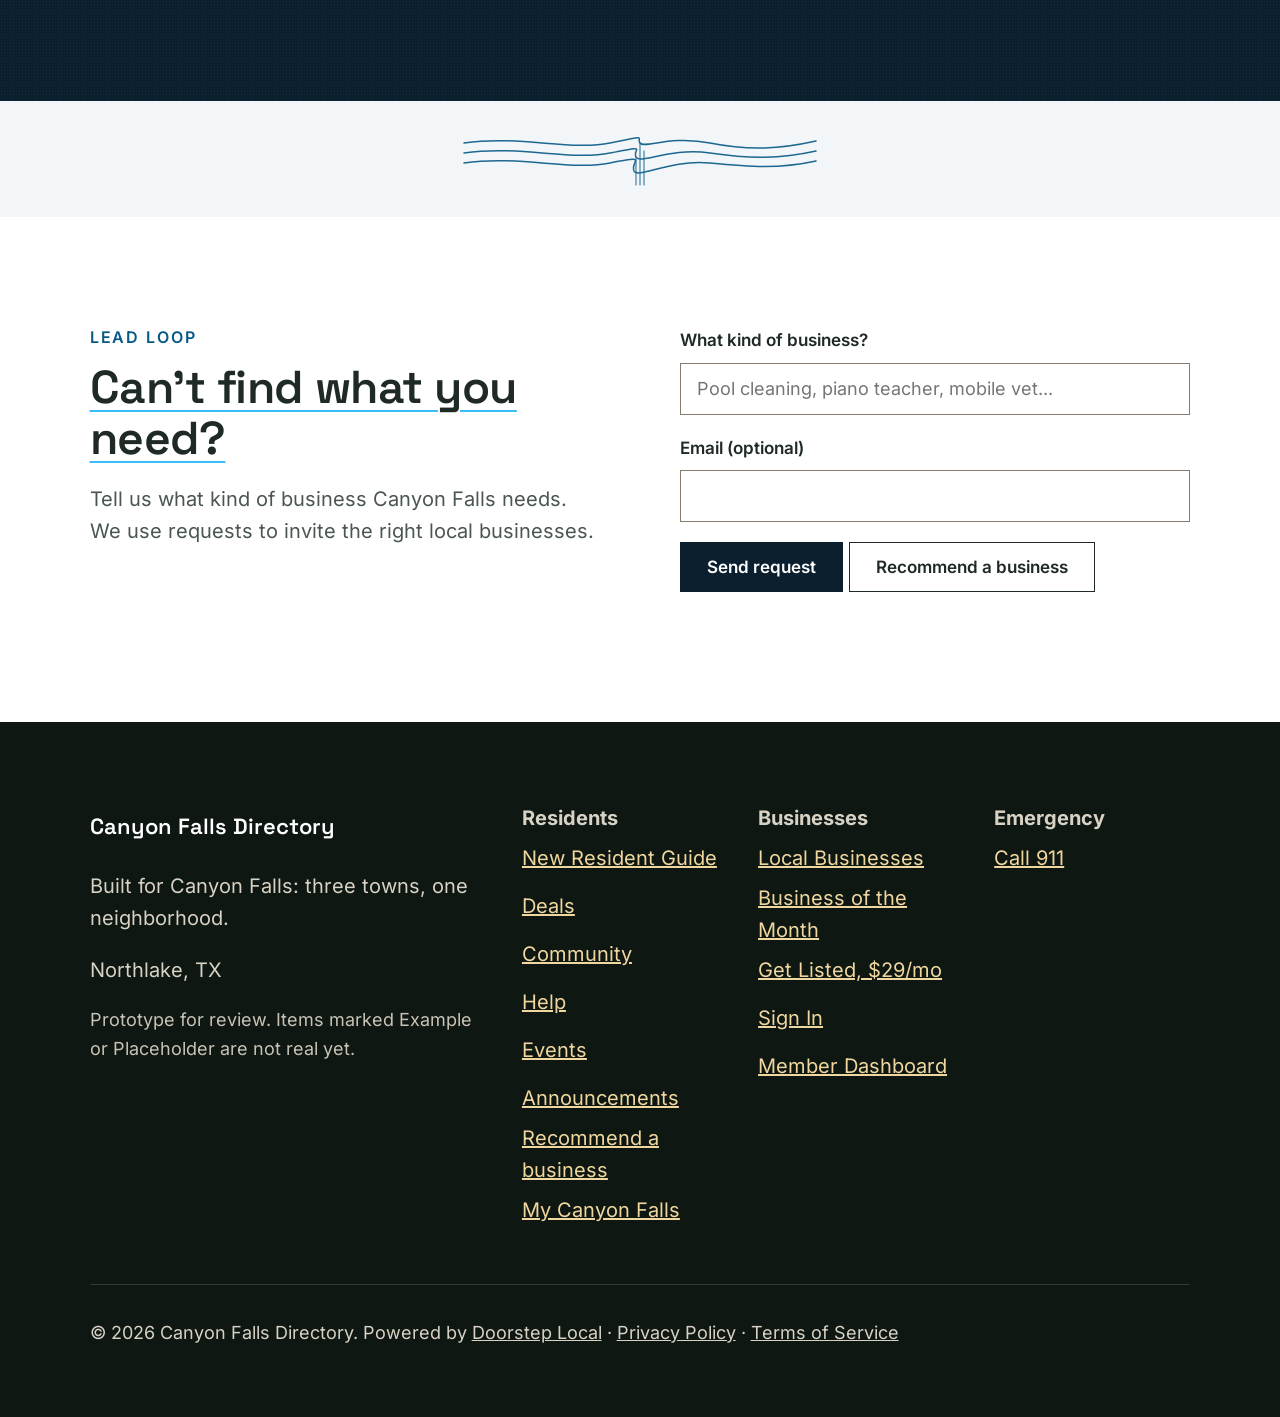
<file: members.html>
<!doctype html>
<html lang="en"><head><meta charset="utf-8"><meta name="viewport" content="width=device-width,initial-scale=1">
<title>Local Businesses in Canyon Falls | Canyon Falls Directory</title><meta name="description" content="Local businesses that serve Canyon Falls homeowners, by category. Resident owned and resident recommended badges."><meta name="robots" content="noindex,nofollow">
<link rel="canonical" href="https://canyonfallsdirectory-preview.clientreview.co/members.html"><meta property="og:title" content="Local Businesses in Canyon Falls | Canyon Falls Directory"><meta property="og:description" content="Local businesses that serve Canyon Falls homeowners, by category. Resident owned and resident recommended badges.">
<meta property="og:url" content="https://canyonfallsdirectory-preview.clientreview.co/members.html"><meta property="og:type" content="website">
<link rel="icon" href="assets/favicon.svg"><link rel="preload" href="fonts/spacegrotesk.woff2" as="font" type="font/woff2" crossorigin><link rel="preload" href="fonts/inter.woff2" as="font" type="font/woff2" crossorigin>
<link rel="stylesheet" href="css/site.css"><link rel="preload" href="js/site.js" as="script"><link rel="preload" href="js/layout.js" as="script"><link rel="preload" href="js/app.js" as="script">
<script>/* CLS gate: hide main until app.js has rendered the data-driven blocks (removed in app.js; 3s safety). */document.documentElement.classList.add('js-wait');setTimeout(function(){document.documentElement.classList.remove('js-wait')},3000)</script></head>
<body class="nophoto acc-underline type-canyon-falls" data-page="members"><div id="hdr"></div><main id="main">
<section class="phero"><div class="wrap"><p class="kicker">Local Businesses</p><h1>Local businesses that serve Canyon Falls</h1><p>Listed because they serve Canyon Falls. Badges show who lives here and who neighbors recommend.</p></div></section><section class="band"><div class="wrap"><div class="head"><div><p class="kicker">Browse by category</p><h2>Find who serves you</h2></div><p class="muted">Pick a category. Empty categories stay hidden.</p></div><div class="filters" id="filters" aria-label="Filter by category"></div><div class="list" id="list"></div></div></section><section class="band dark grain cta-band"><div class="wrap split"><div><p class="kicker">For local businesses</p><h2>Canyon Falls lives here. So can your business.</h2></div><div><p class="muted">Join for $29/month and show up when neighbors search Canyon Falls. Add more neighborhoods for $25/mo each.</p><a class="btn btn-gold" href="join.html">See what you get</a></div></div></section><section class="band tight white" id="need"><div class="wrap split"><div><p class="kicker">Lead loop</p><h2>Can't find what you need?</h2><p class="muted">Tell us what kind of business Canyon Falls needs. We use requests to invite the right local businesses.</p></div>
<form data-proto><label for="needw">What kind of business?</label><input id="needw" type="text" placeholder="Pool cleaning, piano teacher, mobile vet..." required>
<p><label for="neede">Email (optional)</label><input id="neede" type="email" autocomplete="email"></p><button class="btn btn-dark" type="submit">Send request</button> <a class="btn btn-ghost" href="recommend.html">Recommend a business</a><p class="formmsg note" role="status"></p></form></div></section>
</main><div id="ftr"></div>
<script src="js/site.js"></script><script src="js/layout.js"></script><script src="js/app.js"></script><script>(function(){var H=window.H,S=H.S,cur=new URLSearchParams(location.search).get('cat')||'all';
var used={};S.businesses.forEach(function(b){used[b.cat]=1});
function draw(){H.$('#filters').innerHTML=[['all','All']].concat(S.categories.filter(function(c){return used[c.id]}).map(function(c){return [c.id,c.name]})).map(function(c){return '<button type="button" data-c="'+c[0]+'" aria-pressed="'+(c[0]===cur)+'">'+c[1]+'</button>'}).join('');
var l=S.businesses.filter(function(b){return cur==='all'||b.cat===cur});H.$('#list').innerHTML=l.length?l.map(H.bizCard).join(''):'<p>No businesses in this category yet. <a href="#need">Tell us who Canyon Falls needs.</a></p>';
H.$$('#filters button').forEach(function(b){b.onclick=function(){cur=b.dataset.c;history.replaceState(0,'','?cat='+cur);draw()}})}draw()})()</script>
</body></html>
</file>
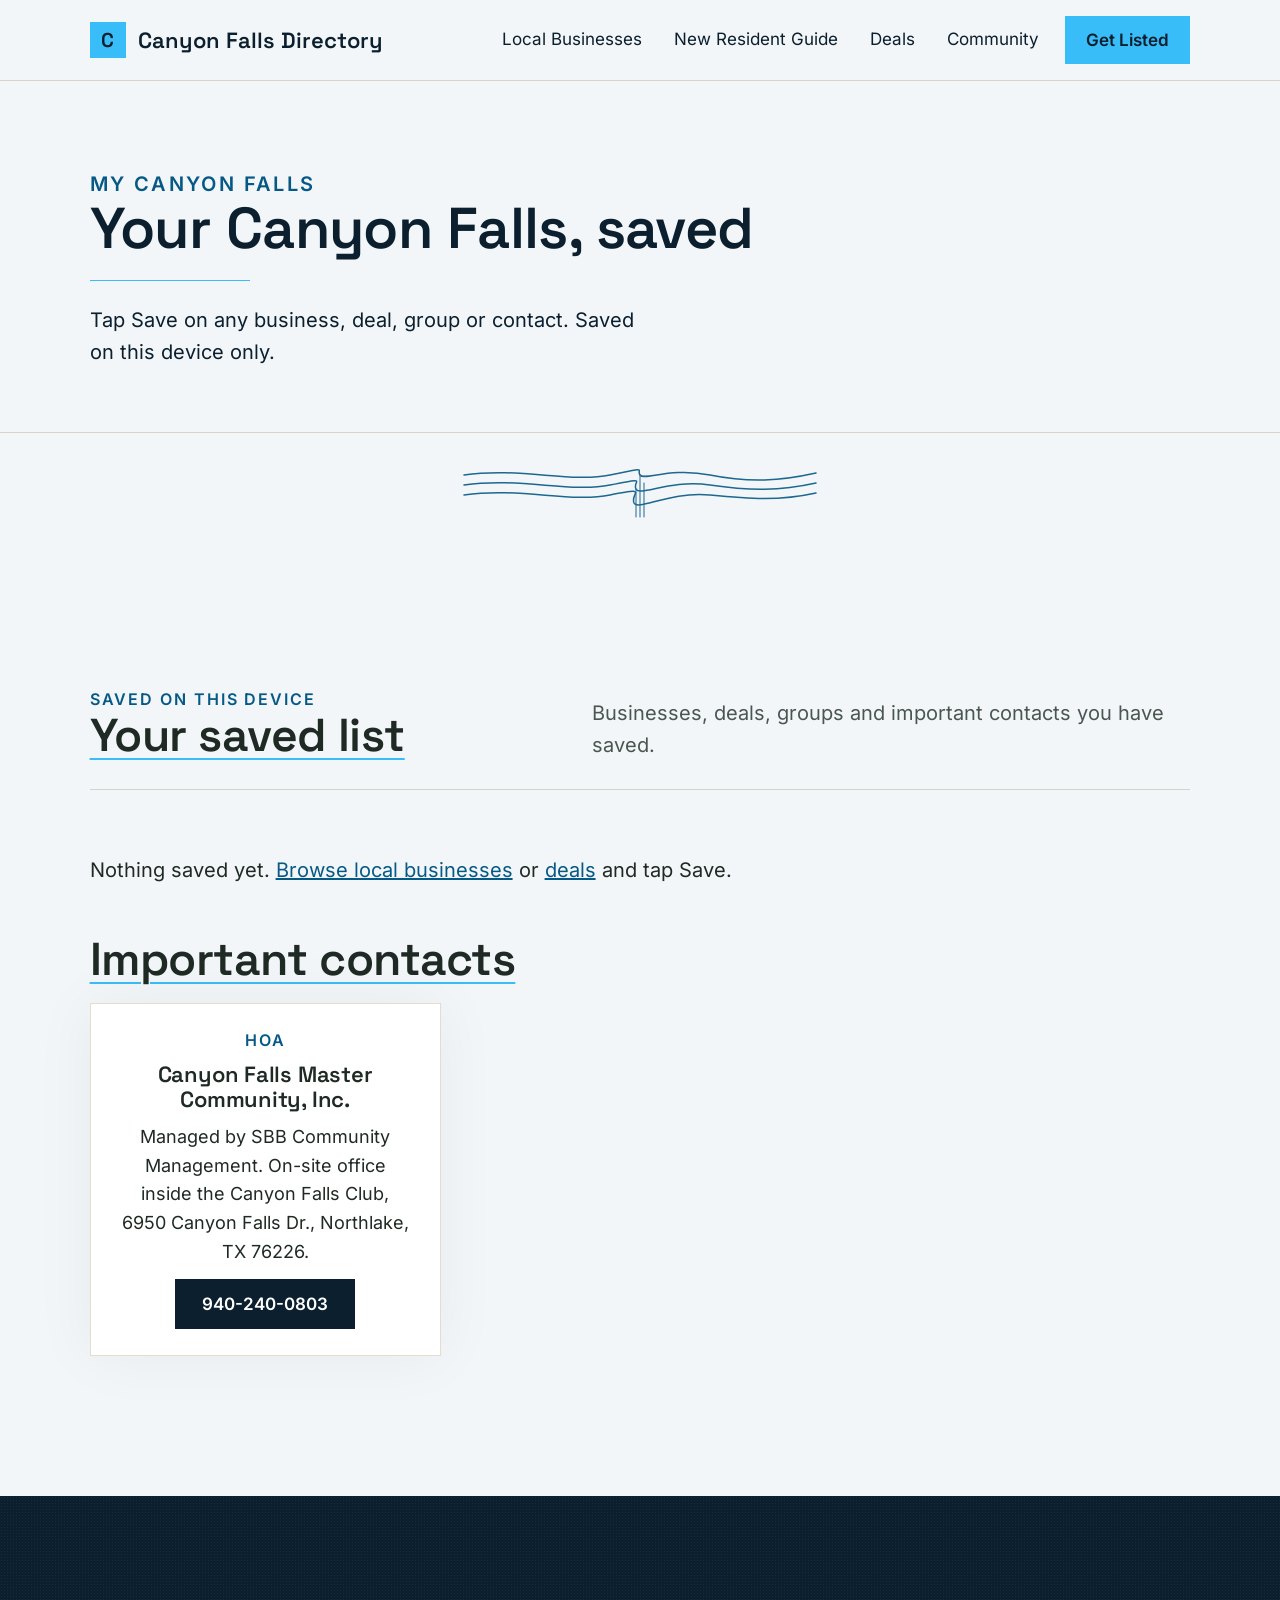
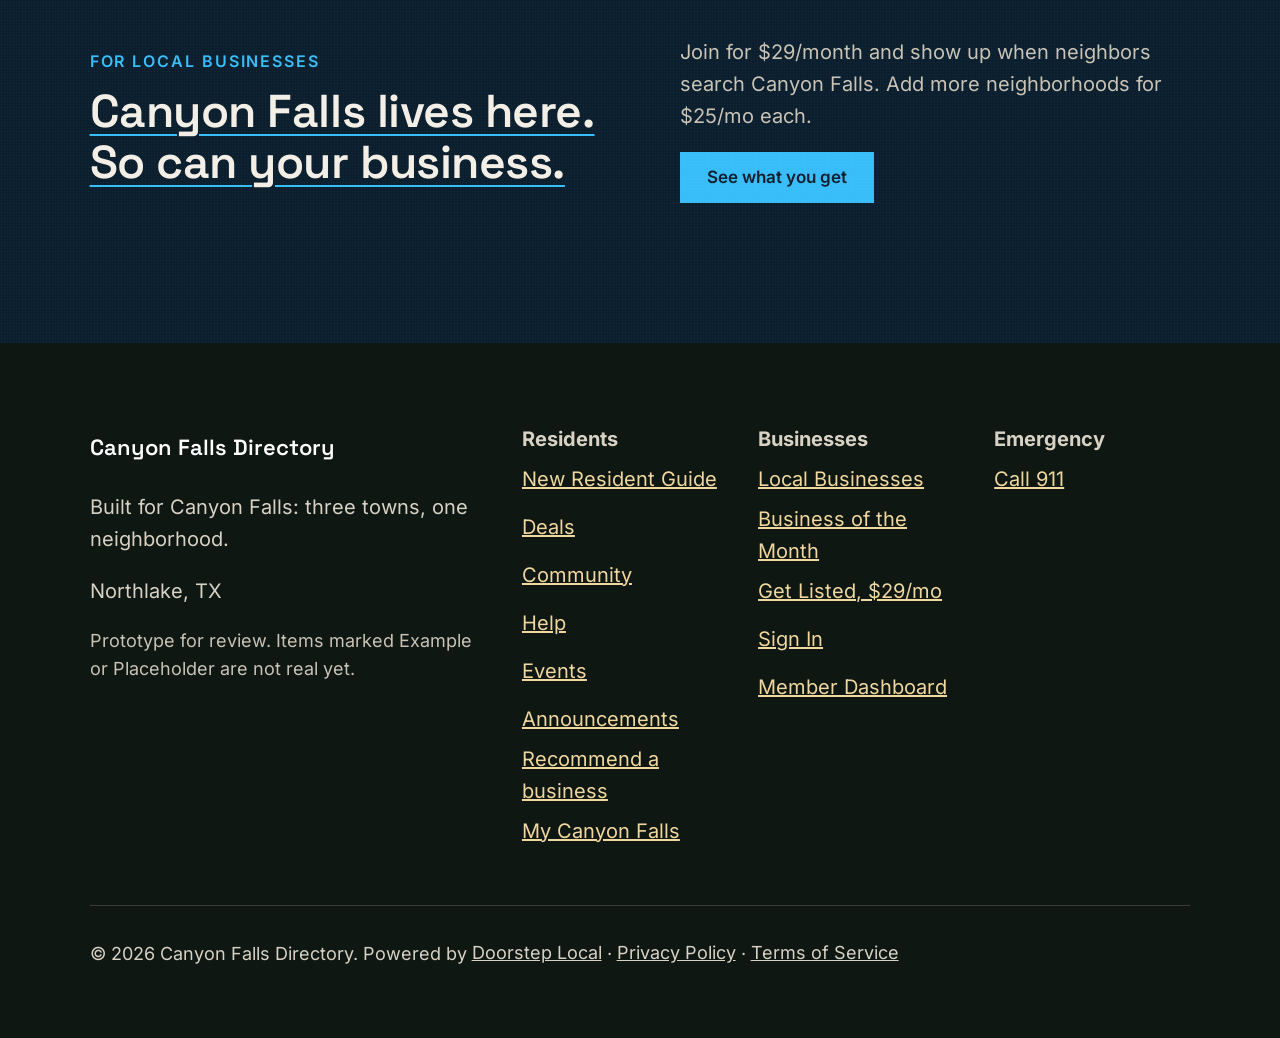
<file: my-harvest.html>
<!doctype html>
<html lang="en"><head><meta charset="utf-8"><meta name="viewport" content="width=device-width,initial-scale=1">
<title>My Canyon Falls | Canyon Falls Directory</title><meta name="description" content="Your saved Canyon Falls businesses, offers, events, groups and important contacts."><meta name="robots" content="noindex,nofollow">
<link rel="canonical" href="https://canyonfallsdirectory-preview.clientreview.co/my-harvest.html"><meta property="og:title" content="My Canyon Falls | Canyon Falls Directory"><meta property="og:description" content="Your saved Canyon Falls businesses, offers, events, groups and important contacts.">
<meta property="og:url" content="https://canyonfallsdirectory-preview.clientreview.co/my-harvest.html"><meta property="og:type" content="website">
<link rel="icon" href="assets/favicon.svg"><link rel="preload" href="fonts/spacegrotesk.woff2" as="font" type="font/woff2" crossorigin><link rel="preload" href="fonts/inter.woff2" as="font" type="font/woff2" crossorigin>
<link rel="stylesheet" href="css/site.css"><link rel="preload" href="js/site.js" as="script"><link rel="preload" href="js/layout.js" as="script"><link rel="preload" href="js/app.js" as="script">
<script>/* CLS gate: hide main until app.js has rendered the data-driven blocks (removed in app.js; 3s safety). */document.documentElement.classList.add('js-wait');setTimeout(function(){document.documentElement.classList.remove('js-wait')},3000)</script></head>
<body class="nophoto acc-underline type-canyon-falls" data-page="my"><div id="hdr"></div><main id="main">
<section class="phero"><div class="wrap"><p class="kicker">My Canyon Falls</p><h1>Your Canyon Falls, saved</h1><p>Tap Save on any business, deal, group or contact. Saved on this device only.</p></div></section><section class="band"><div class="wrap"><div class="head"><div><p class="kicker">Saved on this device</p><h2>Your saved list</h2></div><p class="muted">Businesses, deals, groups and important contacts you have saved.</p></div><div id="my"></div></div></section>
<section class="band dark grain cta-band"><div class="wrap split"><div><p class="kicker">For local businesses</p><h2>Canyon Falls lives here. So can your business.</h2></div><div><p class="muted">Join for $29/month and show up when neighbors search Canyon Falls. Add more neighborhoods for $25/mo each.</p><a class="btn btn-gold" href="join.html">See what you get</a></div></div></section></main><div id="ftr"></div>
<script src="js/site.js"></script><script src="js/layout.js"></script><script src="js/app.js"></script><script>window.renderMy=function(){var H=window.H,S=H.S,s=H.store(),out='';
var sec=function(t,a,f){return a.length?'<h2 style="margin-top:40px">'+t+'</h2><div class="list">'+a.map(f).join('')+'</div>':''};
out+=sec('Businesses',S.businesses.filter(function(b){return (s.biz||[]).indexOf(b.id)>-1}),H.bizCard);
out+=sec('Saved offers',S.offers.filter(function(o){return (s.offer||[]).indexOf(o.id)>-1}),H.offerCard);
out+=sec('Groups',(S.groups||[]).filter(function(c,i){return (s.group||[]).indexOf('g'+i)>-1}),function(c){return '<article class="card"><h3>'+H.esc(c.name)+'</h3></article>'});
var ids=s.contact||[];var con=S.resources.filter(function(r){return r.id==='fire'||r.id==='trash'||r.id==='hoa'||ids.indexOf(r.id)>-1});
out+='<h2 style="margin-top:40px">Important contacts</h2><div class="list">'+con.map(function(r){return '<article class="card"><span class="kicker" style="margin:0">'+r.group+'</span><h3>'+H.esc(r.name)+'</h3><p>'+H.esc(r.detail)+'</p>'+(r.phone?'<a class="btn btn-dark" href="tel:'+r.phone.replace(/\D/g,'')+'">'+r.phone+'</a>':'')+'</article>'}).join('')+'</div>';
if(!(s.biz||[]).length&&!(s.offer||[]).length)out='<p>Nothing saved yet. <a href="members.html">Browse local businesses</a> or <a href="offers.html">deals</a> and tap Save.</p>'+out;
H.$('#my').innerHTML=out};renderMy();</script>
</body></html>
</file>
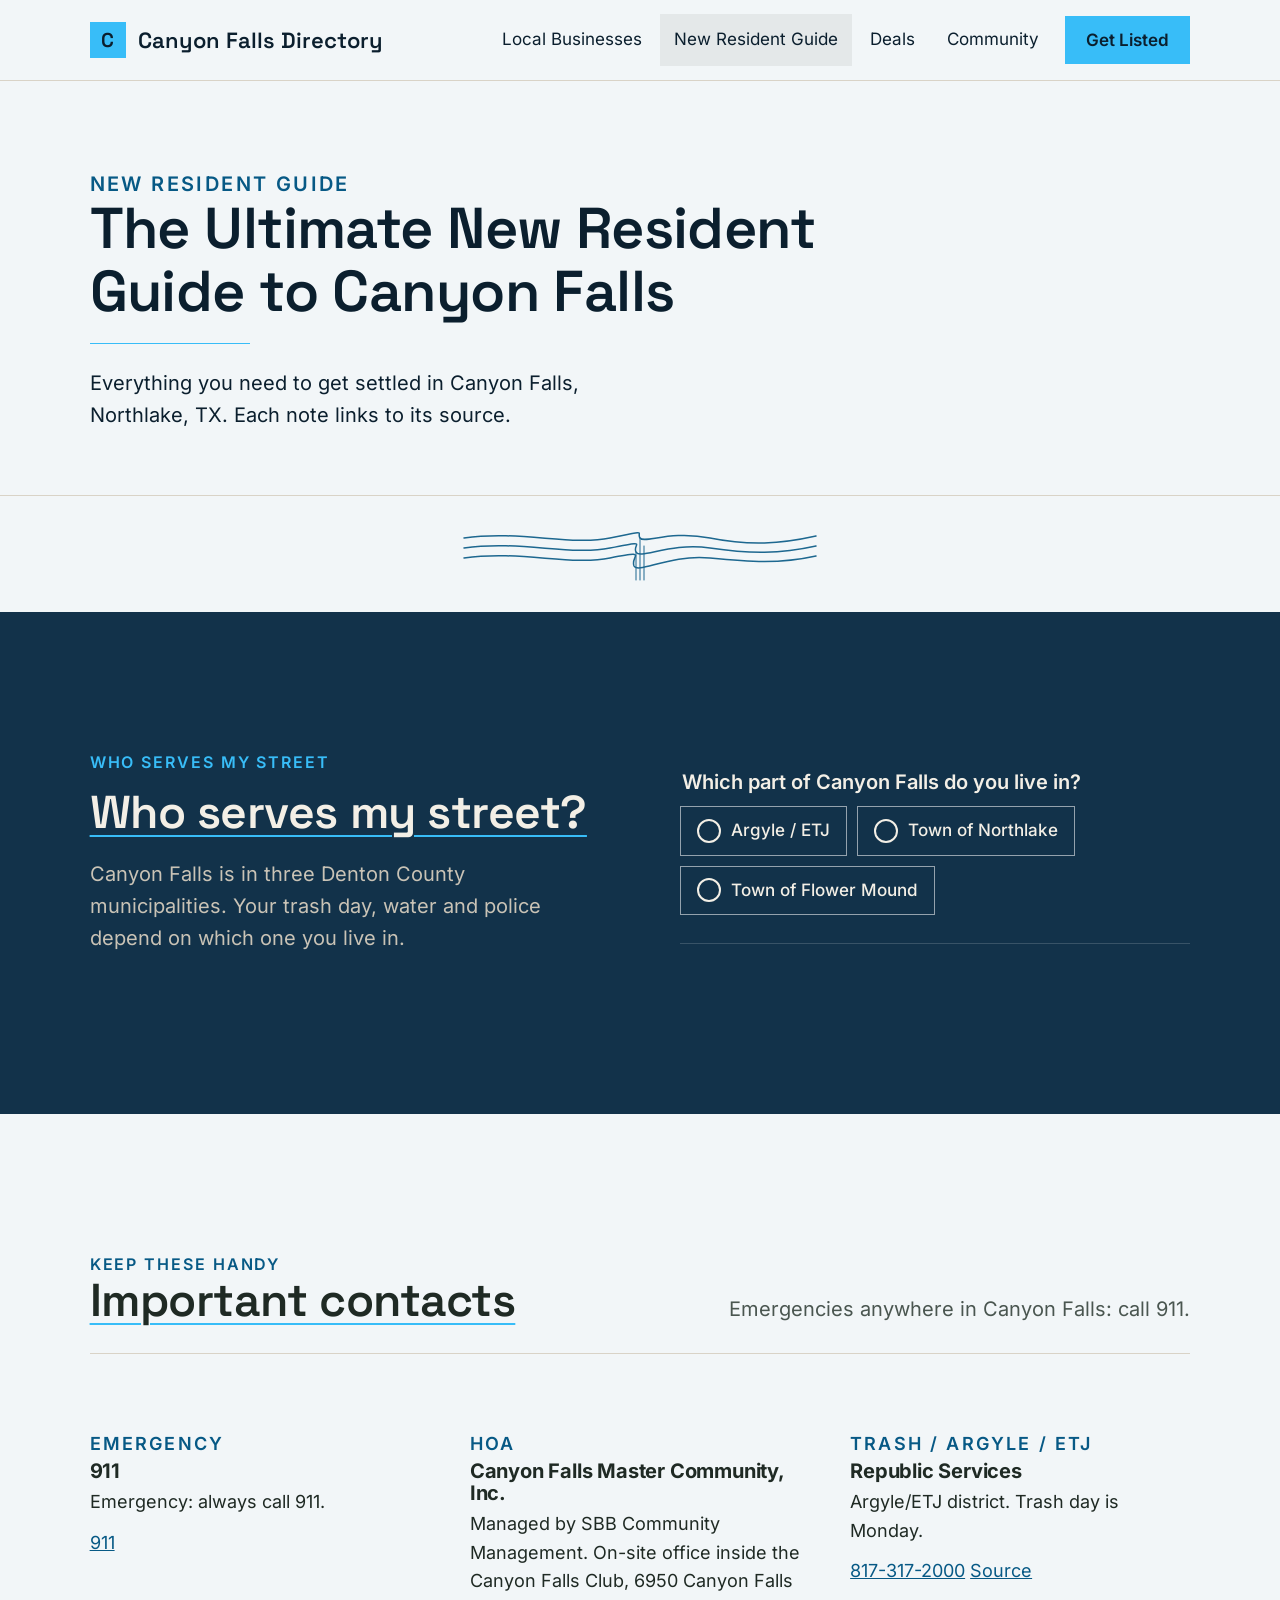
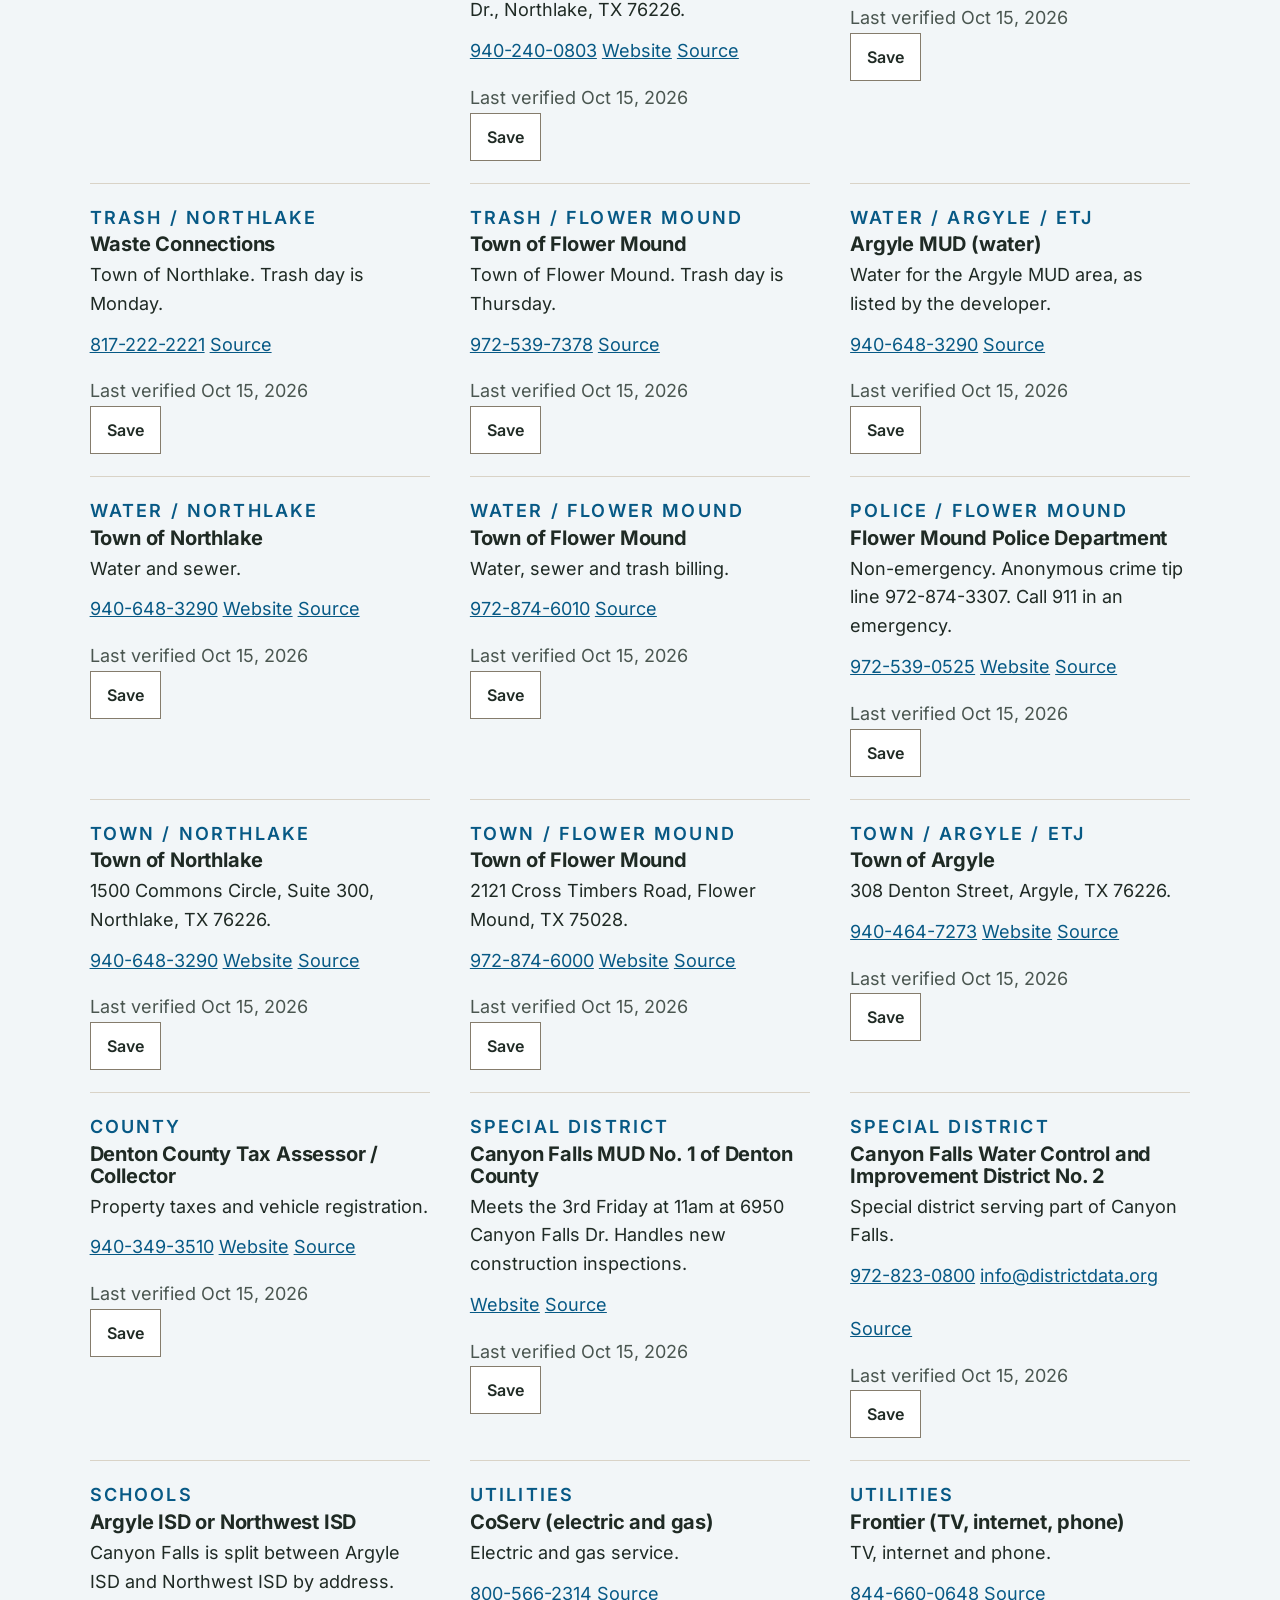
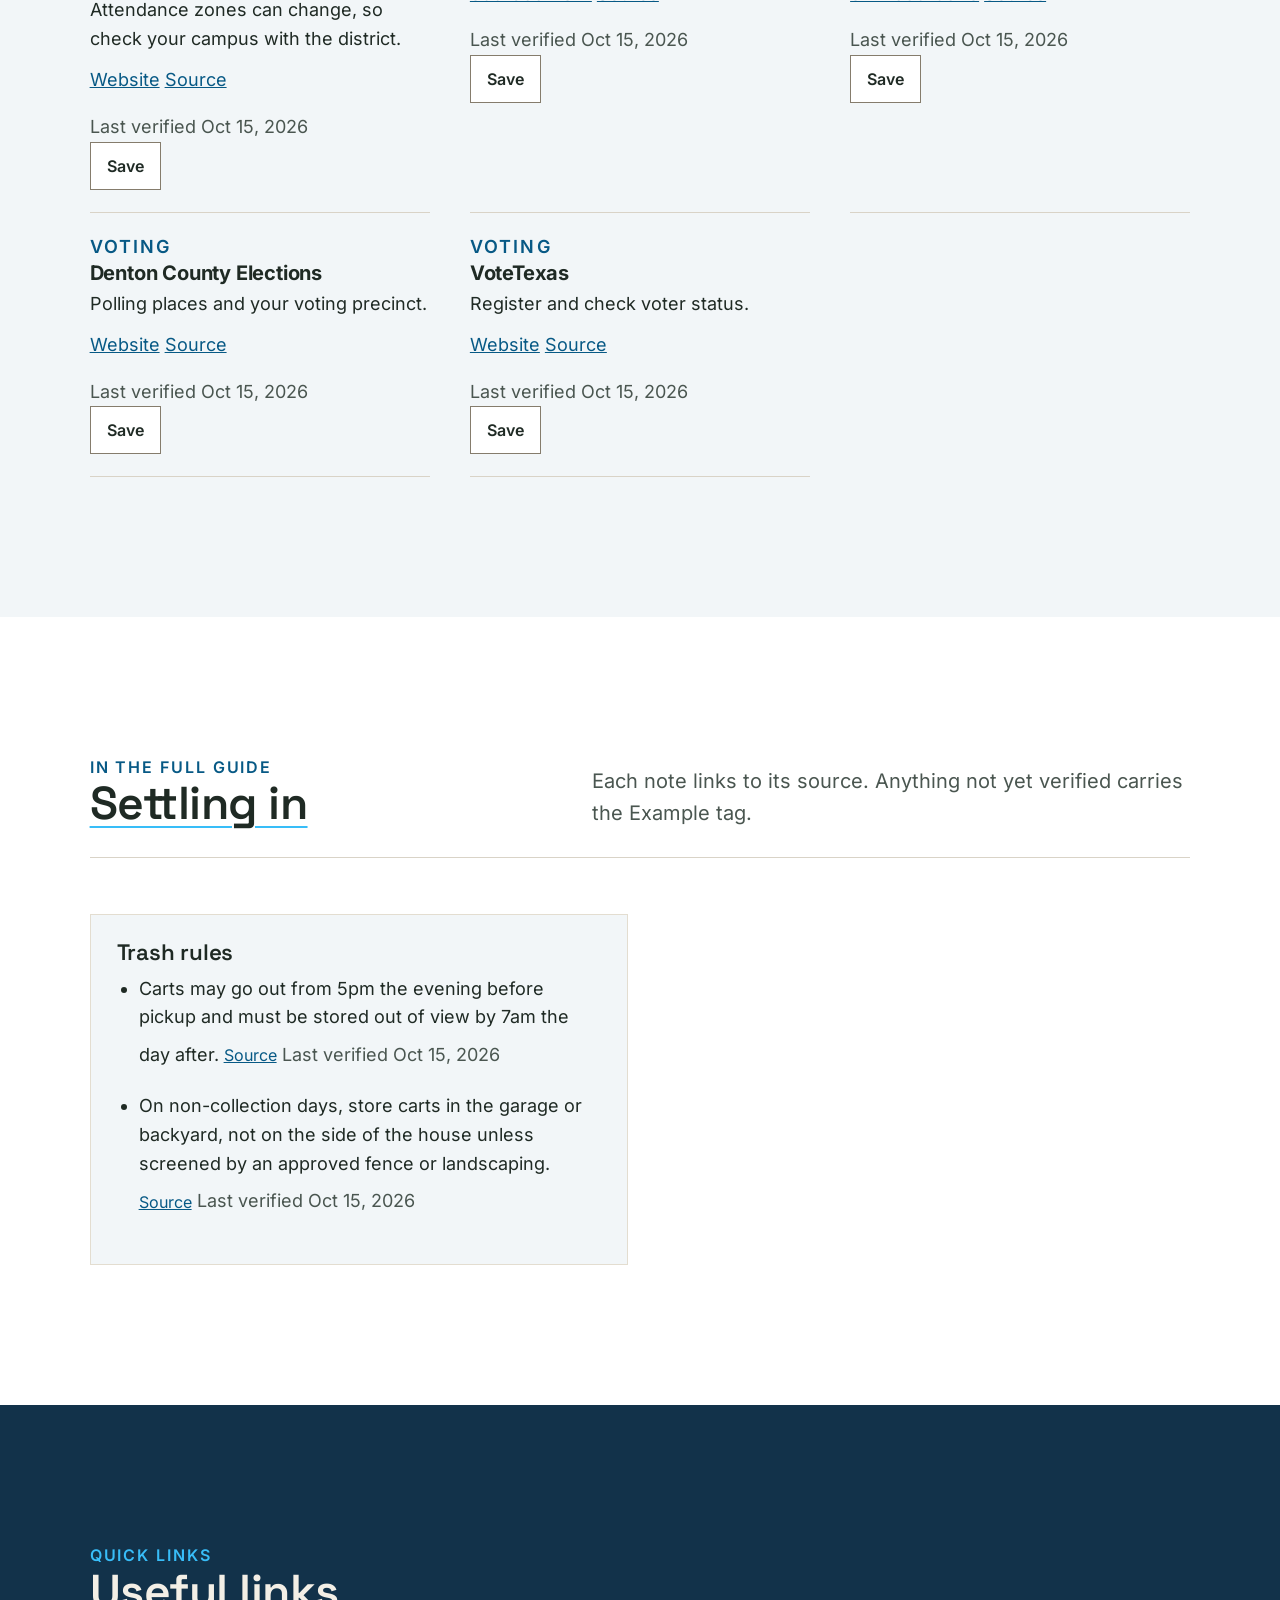
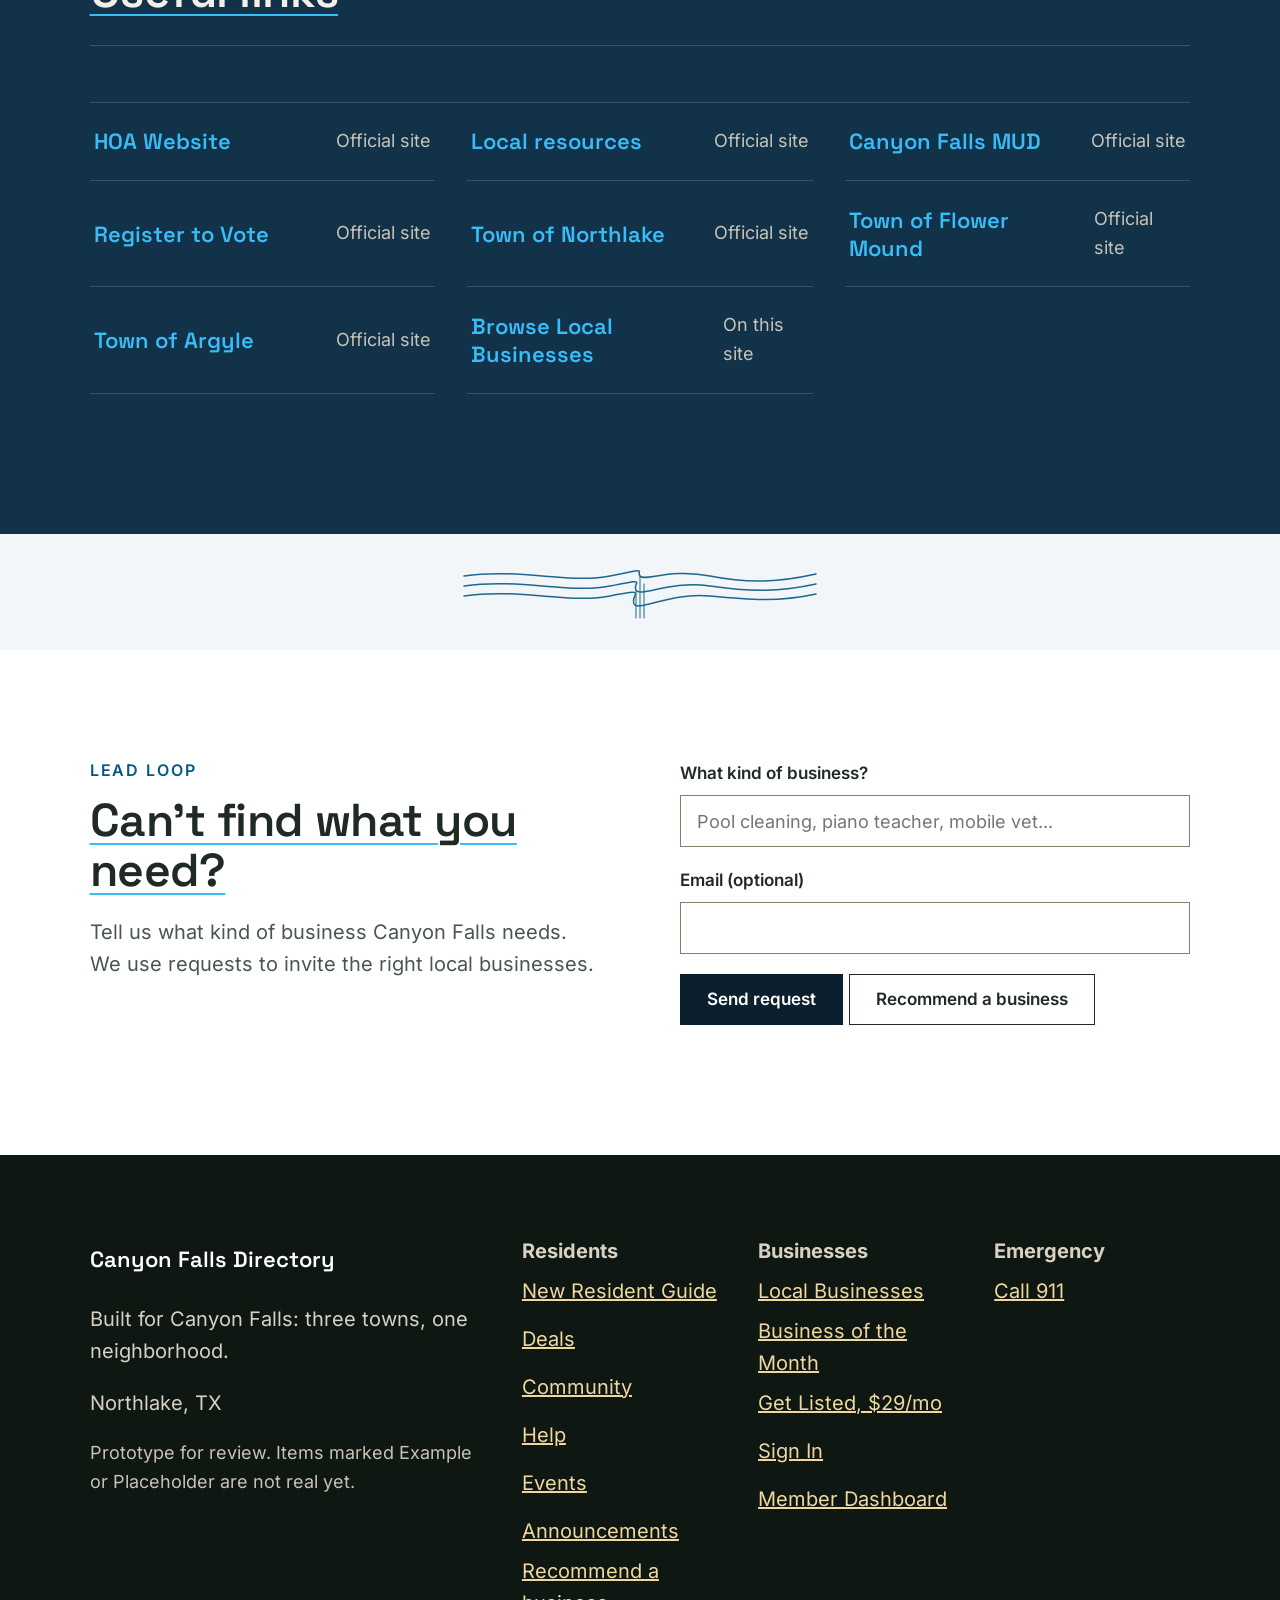
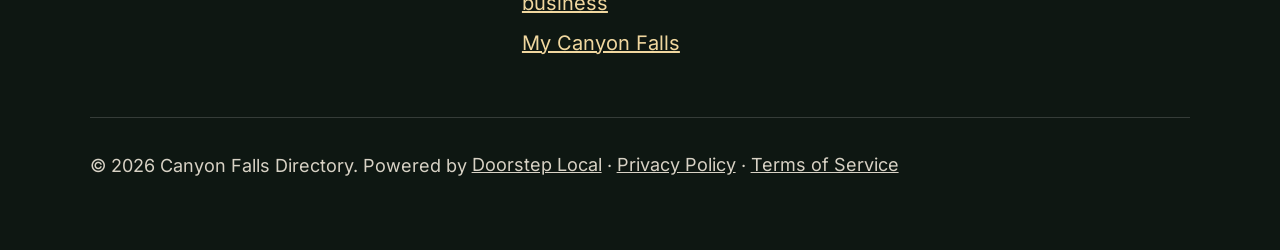
<file: new-resident.html>
<!doctype html>
<html lang="en"><head><meta charset="utf-8"><meta name="viewport" content="width=device-width,initial-scale=1">
<title>The Ultimate New Resident Guide to Canyon Falls | Canyon Falls Directory</title><meta name="description" content="Trash day, water, HOA, police, fire, schools and voting for Canyon Falls, plus who serves your street."><meta name="robots" content="noindex,nofollow">
<link rel="canonical" href="https://canyonfallsdirectory-preview.clientreview.co/new-resident.html"><meta property="og:title" content="The Ultimate New Resident Guide to Canyon Falls | Canyon Falls Directory"><meta property="og:description" content="Trash day, water, HOA, police, fire, schools and voting for Canyon Falls, plus who serves your street.">
<meta property="og:url" content="https://canyonfallsdirectory-preview.clientreview.co/new-resident.html"><meta property="og:type" content="website">
<link rel="icon" href="assets/favicon.svg"><link rel="preload" href="fonts/spacegrotesk.woff2" as="font" type="font/woff2" crossorigin><link rel="preload" href="fonts/inter.woff2" as="font" type="font/woff2" crossorigin>
<link rel="stylesheet" href="css/site.css"><link rel="preload" href="js/site.js" as="script"><link rel="preload" href="js/layout.js" as="script"><link rel="preload" href="js/app.js" as="script">
<script>/* CLS gate: hide main until app.js has rendered the data-driven blocks (removed in app.js; 3s safety). */document.documentElement.classList.add('js-wait');setTimeout(function(){document.documentElement.classList.remove('js-wait')},3000)</script></head>
<body class="nophoto acc-underline type-canyon-falls" data-page="guide"><div id="hdr"></div><main id="main">
<section class="phero"><div class="wrap"><p class="kicker">New Resident Guide</p><h1>The Ultimate New Resident Guide to Canyon Falls</h1><p>Everything you need to get settled in Canyon Falls, Northlake, TX. Each note links to its source.</p></div></section><section class="band slate" id="lookup-sec" data-needs="sideopts"><div class="wrap split"><div><p class="kicker">Who serves my street</p><h2>Who serves my street?</h2><p class="muted">Canyon Falls is in three Denton County municipalities. Your trash day, water and police depend on which one you live in.</p></div>
<!-- Side options render from SITE.sides (per-directory; admin sets them). Empty = "See all" link only. --><form class="sidepick" id="lookup"></form></div></section>
<section class="band" data-needs="resources"><div class="wrap"><div class="head"><div><p class="kicker">Keep these handy</p><h2>Important contacts</h2></div><p class="muted">Emergencies anywhere in Canyon Falls: call 911.</p></div><div class="guide" id="res"></div></div></section>
<section class="band white" data-needs="guide"><div class="wrap"><div class="head"><div><p class="kicker">In the full guide</p><h2>Settling in</h2></div><p class="muted">Each note links to its source. Anything not yet verified carries the Example tag.</p></div><div class="chapters" id="chapters"></div></div></section>
<section class="band slate" data-needs="resources"><div class="wrap"><div class="head"><div><p class="kicker">Quick links</p><h2>Useful links</h2></div></div><div class="cats quick" data-quick></div></div></section>
<section class="band tight white" id="need"><div class="wrap split"><div><p class="kicker">Lead loop</p><h2>Can't find what you need?</h2><p class="muted">Tell us what kind of business Canyon Falls needs. We use requests to invite the right local businesses.</p></div>
<form data-proto><label for="needw">What kind of business?</label><input id="needw" type="text" placeholder="Pool cleaning, piano teacher, mobile vet..." required>
<p><label for="neede">Email (optional)</label><input id="neede" type="email" autocomplete="email"></p><button class="btn btn-dark" type="submit">Send request</button> <a class="btn btn-ghost" href="recommend.html">Recommend a business</a><p class="formmsg note" role="status"></p></form></div></section>
</main><div id="ftr"></div>
<script src="js/site.js"></script><script src="js/layout.js"></script><script src="js/app.js"></script><script>(function(){var H=window.H;H.$('#res').innerHTML='<div id="emergency"><p class="kicker" style="margin:0 0 4px">Emergency</p><h3>911</h3><p>Emergency: always call 911.</p><p><a href="tel:911" style="display:inline-flex;min-height:48px;align-items:center">911</a></p></div>'+H.S.resources.map(function(r,i,a){var g='g-'+r.group.toLowerCase().replace(/[^a-z]+/g,'-');var first=a.findIndex(function(x){return x.group===r.group})===i;return '<div id="'+r.id+'">'+(first?'<span id="'+g+'"></span>':'')+'<p class="kicker" style="margin:0 0 4px">'+r.group+(r.sideLabel?' / '+r.sideLabel:'')+'</p><h3>'+H.esc(r.name)+'</h3><p>'+H.esc(r.detail)+'</p><p>'+(r.phone?'<a href="tel:'+r.phone.replace(/\D/g,'')+'" style="display:inline-flex;min-height:48px;align-items:center">'+r.phone+'</a> ':'')+(r.email?'<a href="mailto:'+r.email+'" style="display:inline-flex;min-height:48px;align-items:center">'+r.email+'</a> ':'')+(r.web?'<a href="'+r.web+'" rel="noopener" style="display:inline-flex;min-height:48px;align-items:center">Website</a>':'')+(r.src?' <a href="'+r.src+'" rel="noopener" style="display:inline-flex;min-height:48px;align-items:center">Source</a>':'')+'</p>'+H.verified(r.verified)+H.saveBtn('contact',r.id,r.name)+'</div>'}).join('')})()</script>
</body></html>
</file>
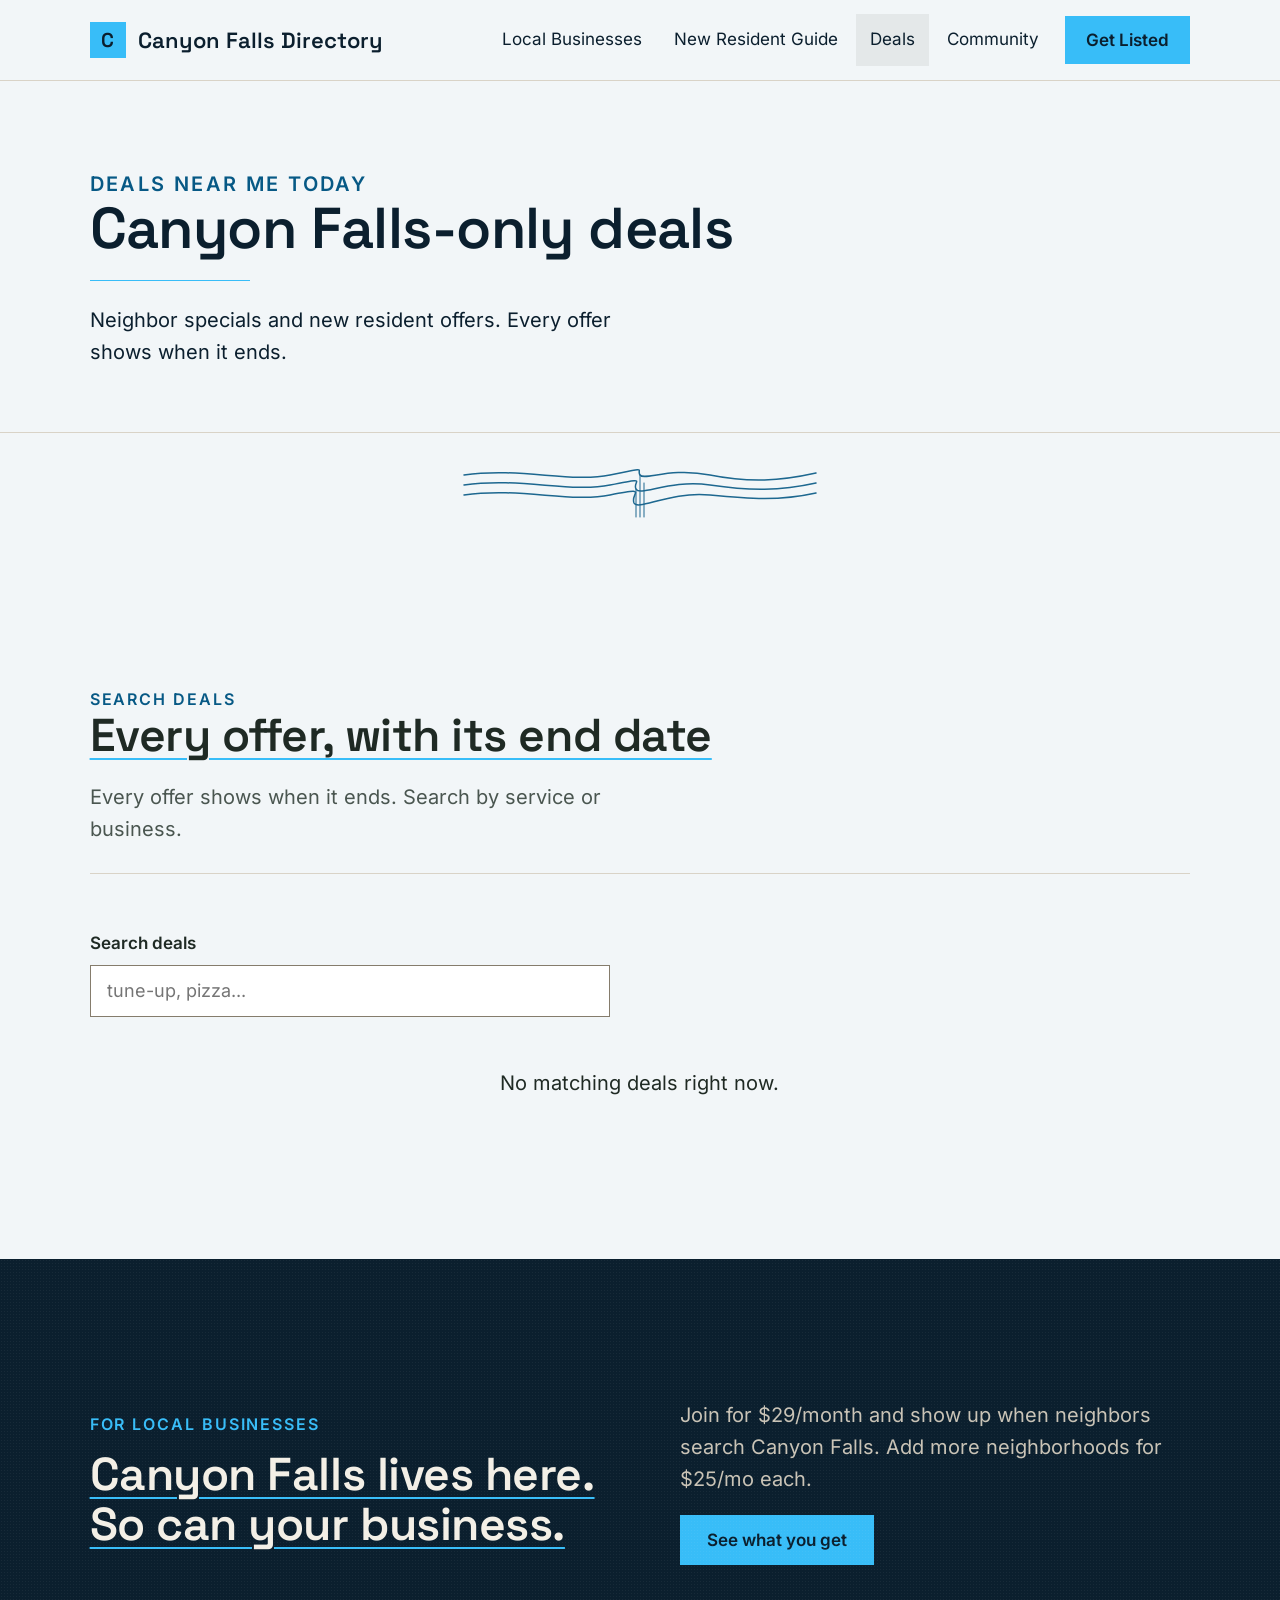
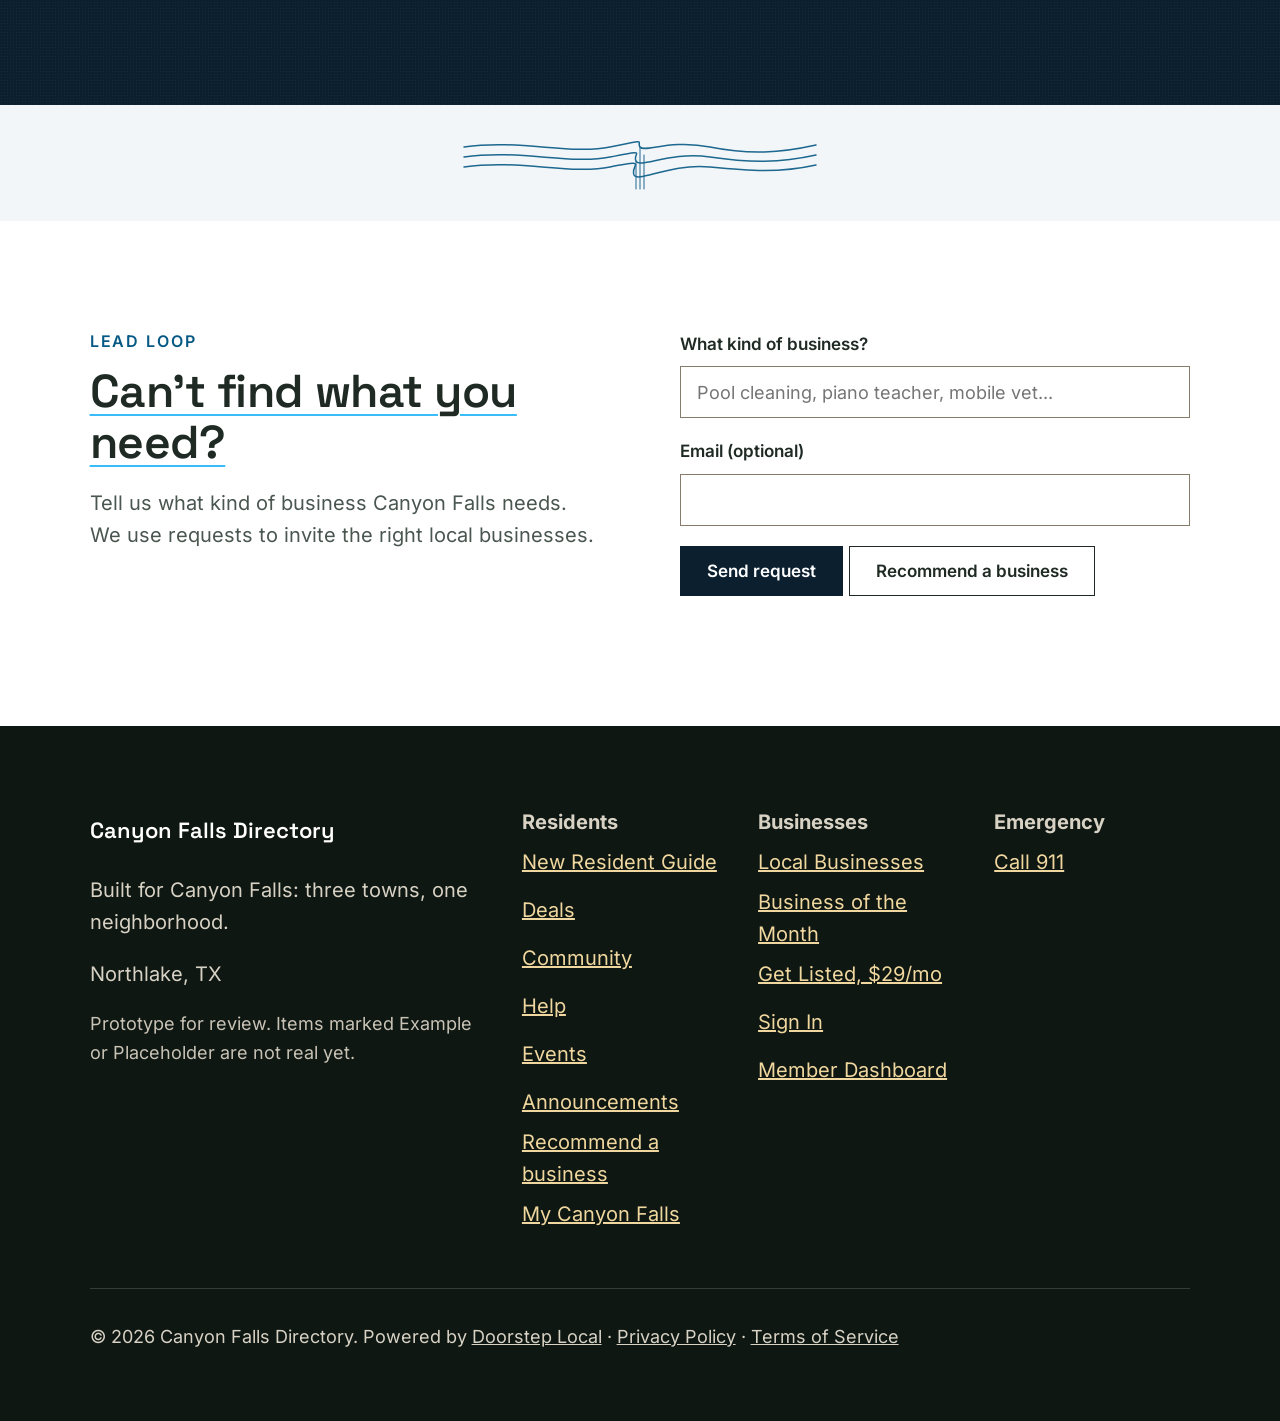
<file: offers.html>
<!doctype html>
<html lang="en"><head><meta charset="utf-8"><meta name="viewport" content="width=device-width,initial-scale=1">
<title>Deals Near Me Today | Canyon Falls Directory</title><meta name="description" content="Canyon Falls-only offers from local businesses, with expiry dates."><meta name="robots" content="noindex,nofollow">
<link rel="canonical" href="https://canyonfallsdirectory-preview.clientreview.co/offers.html"><meta property="og:title" content="Deals Near Me Today | Canyon Falls Directory"><meta property="og:description" content="Canyon Falls-only offers from local businesses, with expiry dates.">
<meta property="og:url" content="https://canyonfallsdirectory-preview.clientreview.co/offers.html"><meta property="og:type" content="website">
<link rel="icon" href="assets/favicon.svg"><link rel="preload" href="fonts/spacegrotesk.woff2" as="font" type="font/woff2" crossorigin><link rel="preload" href="fonts/inter.woff2" as="font" type="font/woff2" crossorigin>
<link rel="stylesheet" href="css/site.css"><link rel="preload" href="js/site.js" as="script"><link rel="preload" href="js/layout.js" as="script"><link rel="preload" href="js/app.js" as="script">
<script>/* CLS gate: hide main until app.js has rendered the data-driven blocks (removed in app.js; 3s safety). */document.documentElement.classList.add('js-wait');setTimeout(function(){document.documentElement.classList.remove('js-wait')},3000)</script></head>
<body class="nophoto acc-underline type-canyon-falls" data-page="offers"><div id="hdr"></div><main id="main">
<section class="phero"><div class="wrap"><p class="kicker">Deals Near Me Today</p><h1>Canyon Falls-only deals</h1><p>Neighbor specials and new resident offers. Every offer shows when it ends.</p></div></section><section class="band"><div class="wrap"><div class="head"><div><p class="kicker">Search deals</p><h2>Every offer, with its end date</h2></div><p class="muted">Every offer shows when it ends. Search by service or business.</p></div><label for="oq">Search deals</label><input id="oq" type="search" enterkeyhint="search" autocomplete="off" aria-label="Search deals" placeholder="tune-up, pizza..."><div class="list" id="ol"></div></div></section>
<section class="band dark grain cta-band"><div class="wrap split"><div><p class="kicker">For local businesses</p><h2>Canyon Falls lives here. So can your business.</h2></div><div><p class="muted">Join for $29/month and show up when neighbors search Canyon Falls. Add more neighborhoods for $25/mo each.</p><a class="btn btn-gold" href="join.html">See what you get</a></div></div></section><section class="band tight white" id="need"><div class="wrap split"><div><p class="kicker">Lead loop</p><h2>Can't find what you need?</h2><p class="muted">Tell us what kind of business Canyon Falls needs. We use requests to invite the right local businesses.</p></div>
<form data-proto><label for="needw">What kind of business?</label><input id="needw" type="text" placeholder="Pool cleaning, piano teacher, mobile vet..." required>
<p><label for="neede">Email (optional)</label><input id="neede" type="email" autocomplete="email"></p><button class="btn btn-dark" type="submit">Send request</button> <a class="btn btn-ghost" href="recommend.html">Recommend a business</a><p class="formmsg note" role="status"></p></form></div></section>
</main><div id="ftr"></div>
<script src="js/site.js"></script><script src="js/layout.js"></script><script src="js/app.js"></script><script>(function(){var H=window.H;function d(){var q=H.$('#oq').value.toLowerCase();var l=H.activeOffers().filter(function(o){return !q||(o.title+' '+o.kind).toLowerCase().indexOf(q)>-1});H.$('#ol').innerHTML=l.length?l.map(H.offerCard).join(''):'<p>No matching deals right now.</p>'}H.$('#oq').oninput=d;d()})()</script>
</body></html>
</file>
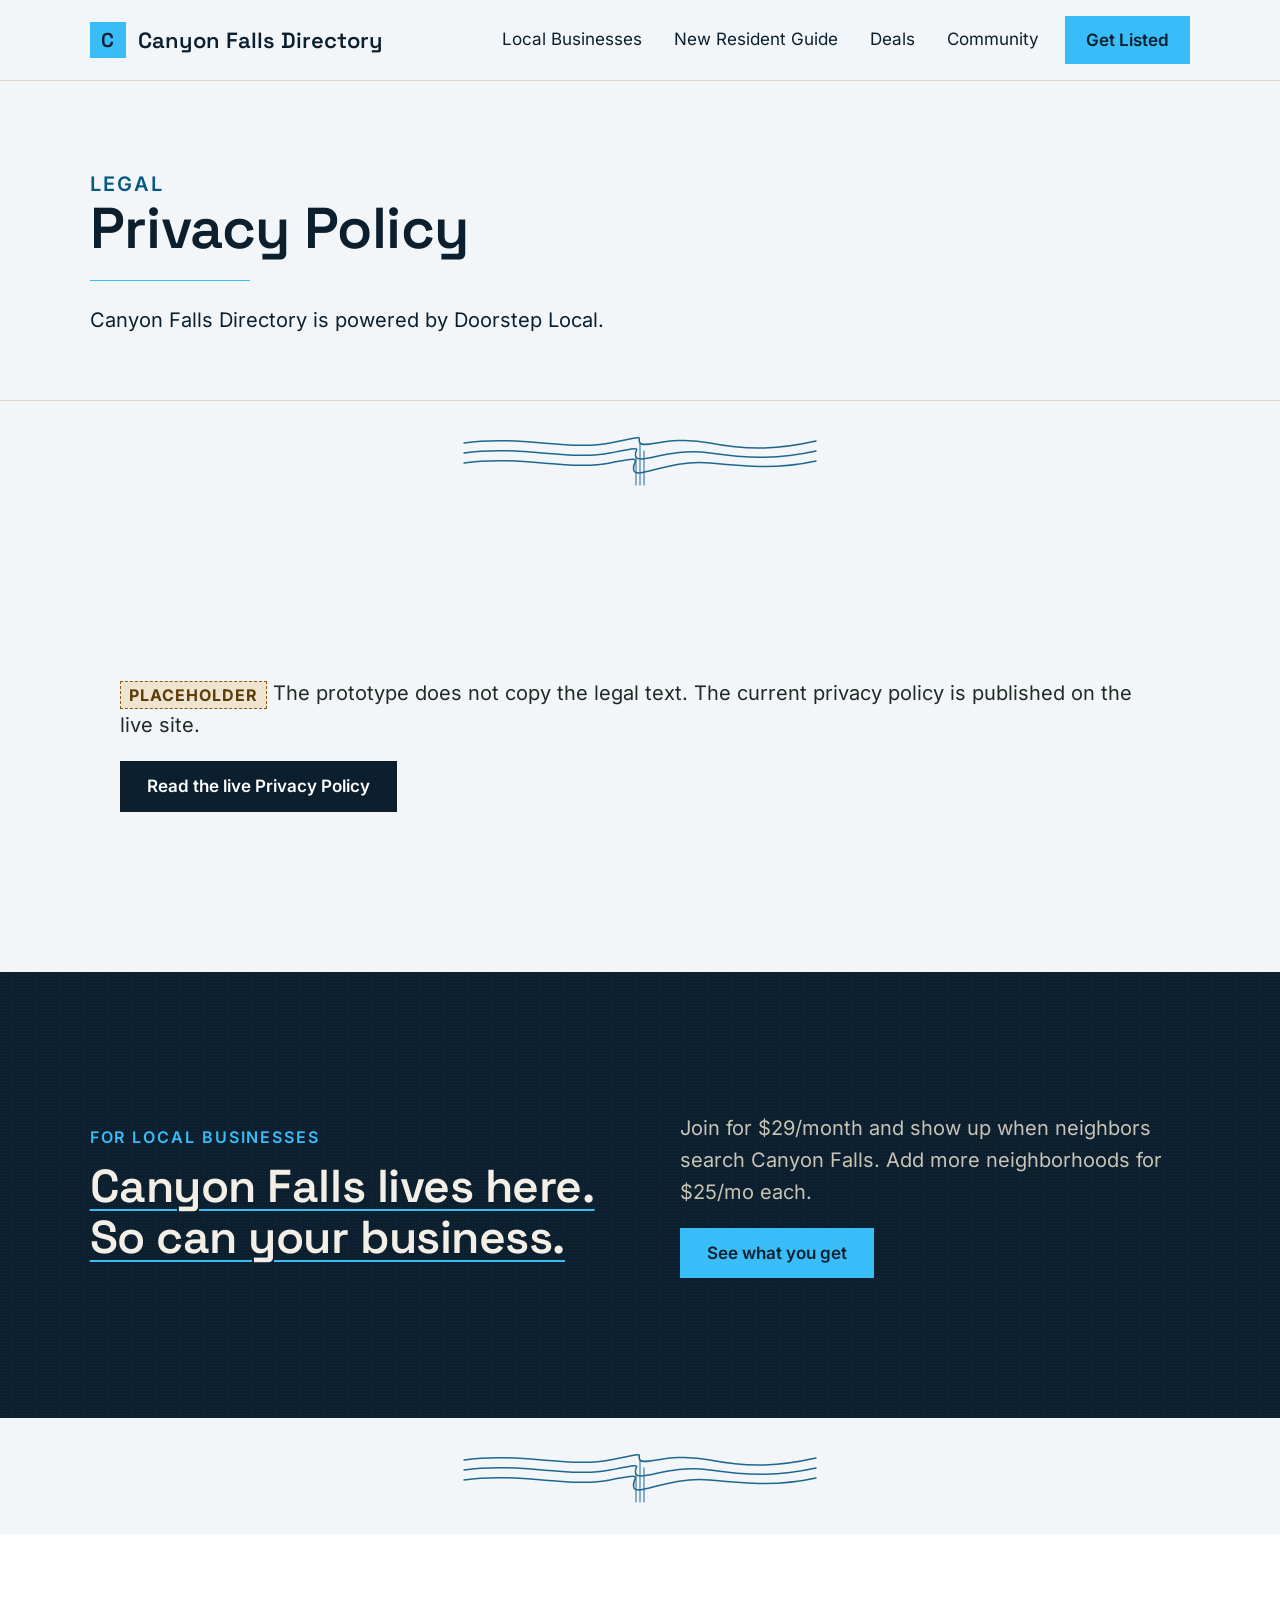
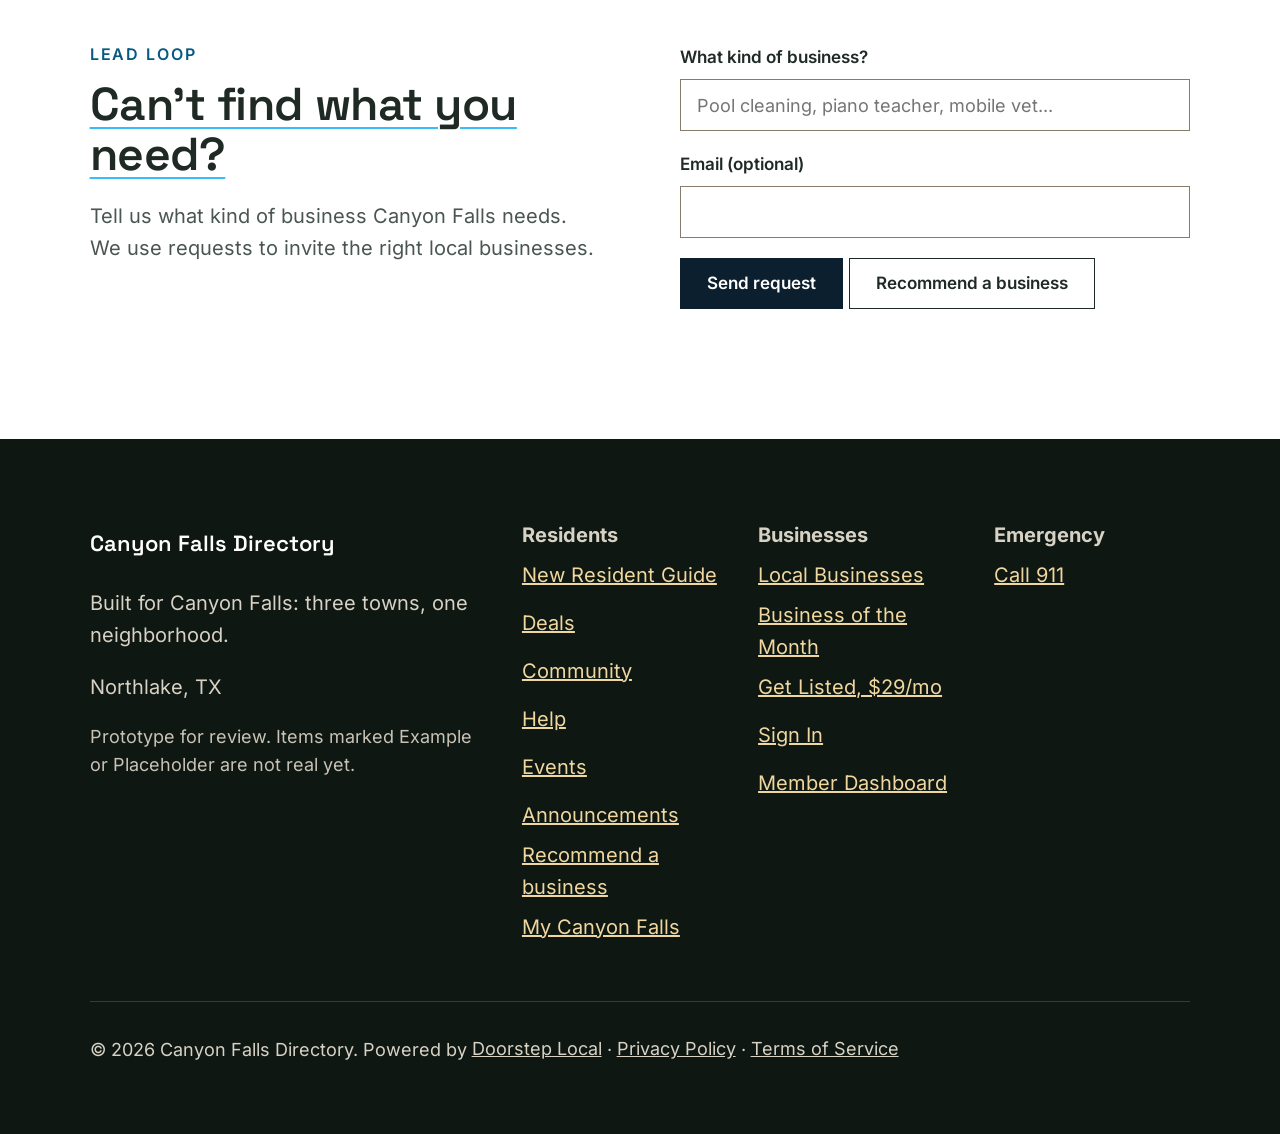
<file: privacy.html>
<!doctype html>
<html lang="en"><head><meta charset="utf-8"><meta name="viewport" content="width=device-width,initial-scale=1">
<title>Privacy Policy | Canyon Falls Directory</title><meta name="description" content="Privacy Policy for Canyon Falls Directory."><meta name="robots" content="noindex,nofollow">
<link rel="canonical" href="https://canyonfallsdirectory-preview.clientreview.co/privacy.html"><meta property="og:title" content="Privacy Policy | Canyon Falls Directory"><meta property="og:description" content="Privacy Policy for Canyon Falls Directory.">
<meta property="og:url" content="https://canyonfallsdirectory-preview.clientreview.co/privacy.html"><meta property="og:type" content="website">
<link rel="icon" href="assets/favicon.svg"><link rel="preload" href="fonts/spacegrotesk.woff2" as="font" type="font/woff2" crossorigin><link rel="preload" href="fonts/inter.woff2" as="font" type="font/woff2" crossorigin>
<link rel="stylesheet" href="css/site.css"><link rel="preload" href="js/site.js" as="script"><link rel="preload" href="js/layout.js" as="script"><link rel="preload" href="js/app.js" as="script">
<script>/* CLS gate: hide main until app.js has rendered the data-driven blocks (removed in app.js; 3s safety). */document.documentElement.classList.add('js-wait');setTimeout(function(){document.documentElement.classList.remove('js-wait')},3000)</script></head>
<body class="nophoto acc-underline type-canyon-falls" data-page="privacy"><div id="hdr"></div><main id="main">
<section class="phero"><div class="wrap"><p class="kicker">Legal</p><h1>Privacy Policy</h1><p>Canyon Falls Directory is powered by Doorstep Local.</p></div></section><section class="band"><div class="wrap measure"><p><span class="ex">Placeholder</span> The prototype does not copy the legal text. The current privacy policy is published on the live site.</p><p><a class="btn btn-dark" href="https://canyonfallsdirectory.com/privacy" rel="noopener">Read the live Privacy Policy</a></p></div></section>
<section class="band dark grain cta-band"><div class="wrap split"><div><p class="kicker">For local businesses</p><h2>Canyon Falls lives here. So can your business.</h2></div><div><p class="muted">Join for $29/month and show up when neighbors search Canyon Falls. Add more neighborhoods for $25/mo each.</p><a class="btn btn-gold" href="join.html">See what you get</a></div></div></section><section class="band tight white" id="need"><div class="wrap split"><div><p class="kicker">Lead loop</p><h2>Can't find what you need?</h2><p class="muted">Tell us what kind of business Canyon Falls needs. We use requests to invite the right local businesses.</p></div>
<form data-proto><label for="needw">What kind of business?</label><input id="needw" type="text" placeholder="Pool cleaning, piano teacher, mobile vet..." required>
<p><label for="neede">Email (optional)</label><input id="neede" type="email" autocomplete="email"></p><button class="btn btn-dark" type="submit">Send request</button> <a class="btn btn-ghost" href="recommend.html">Recommend a business</a><p class="formmsg note" role="status"></p></form></div></section>
</main><div id="ftr"></div>
<script src="js/site.js"></script><script src="js/layout.js"></script><script src="js/app.js"></script>
</body></html>
</file>
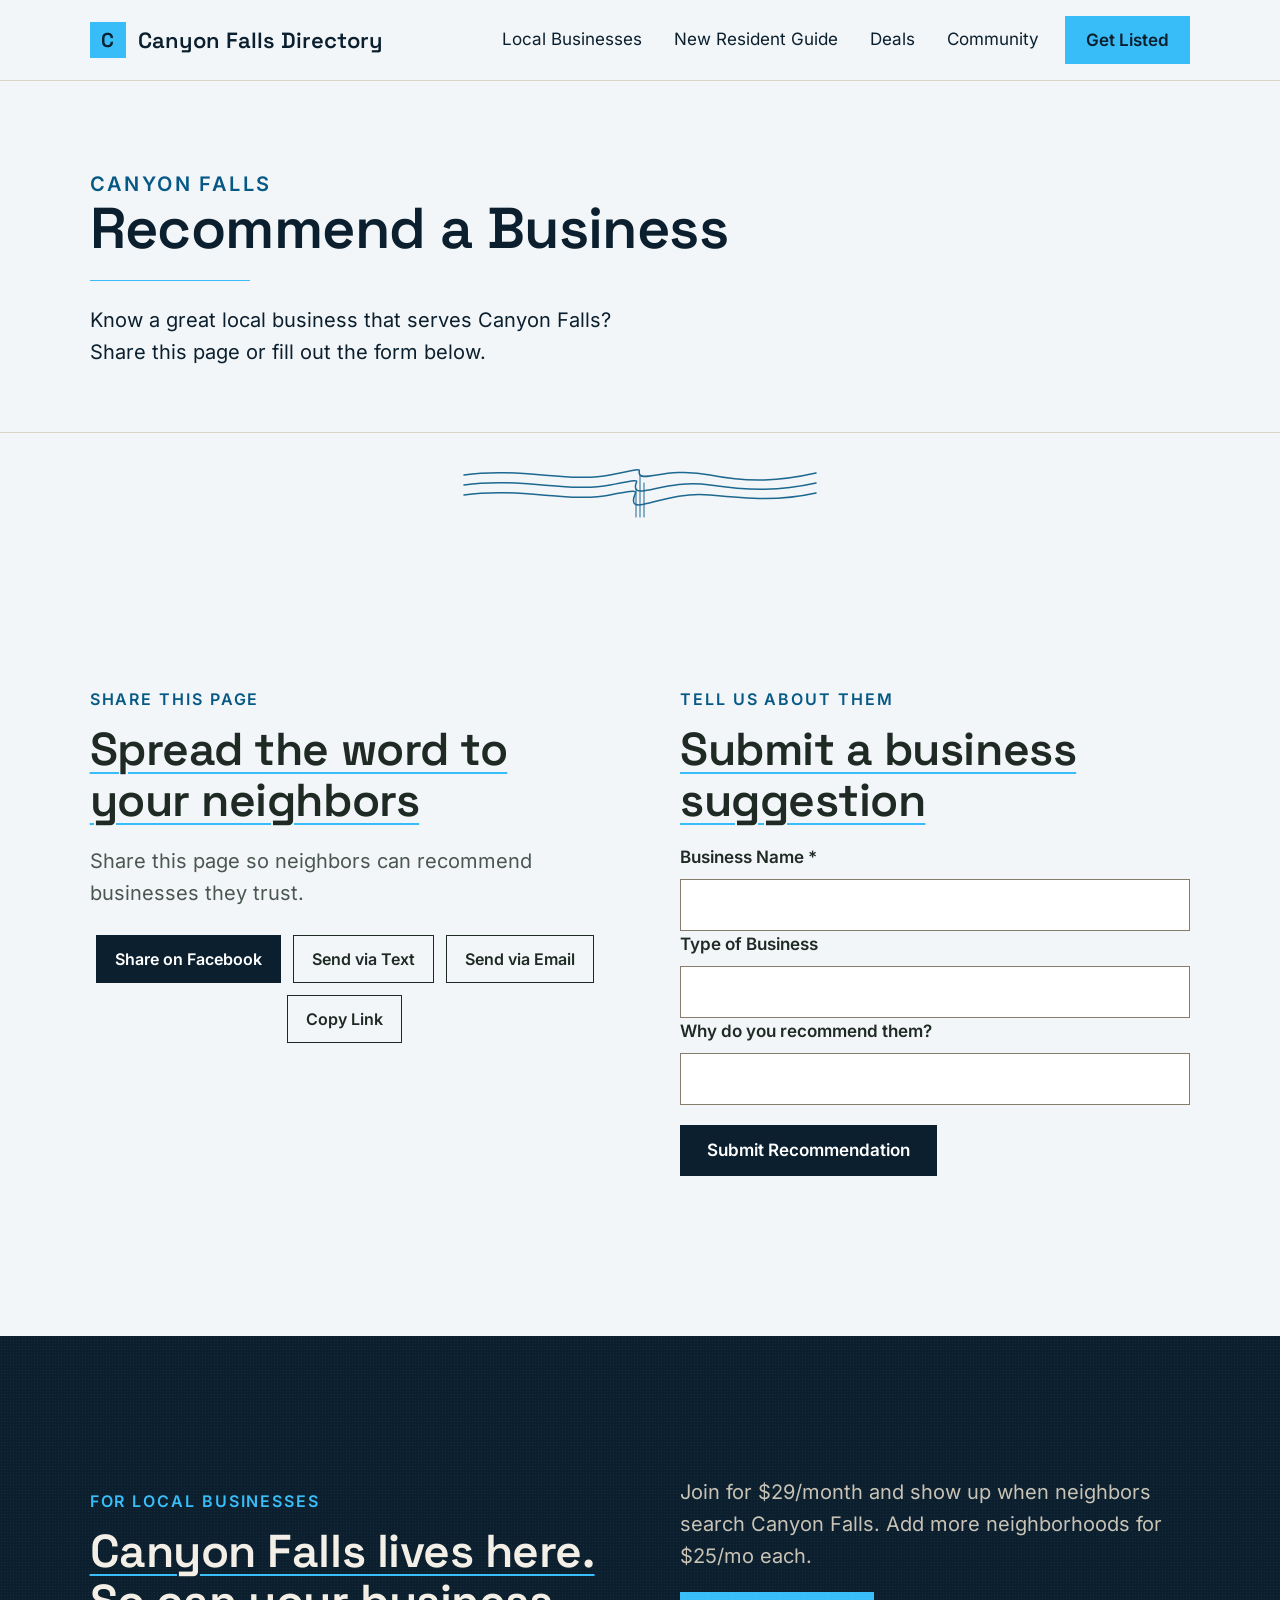
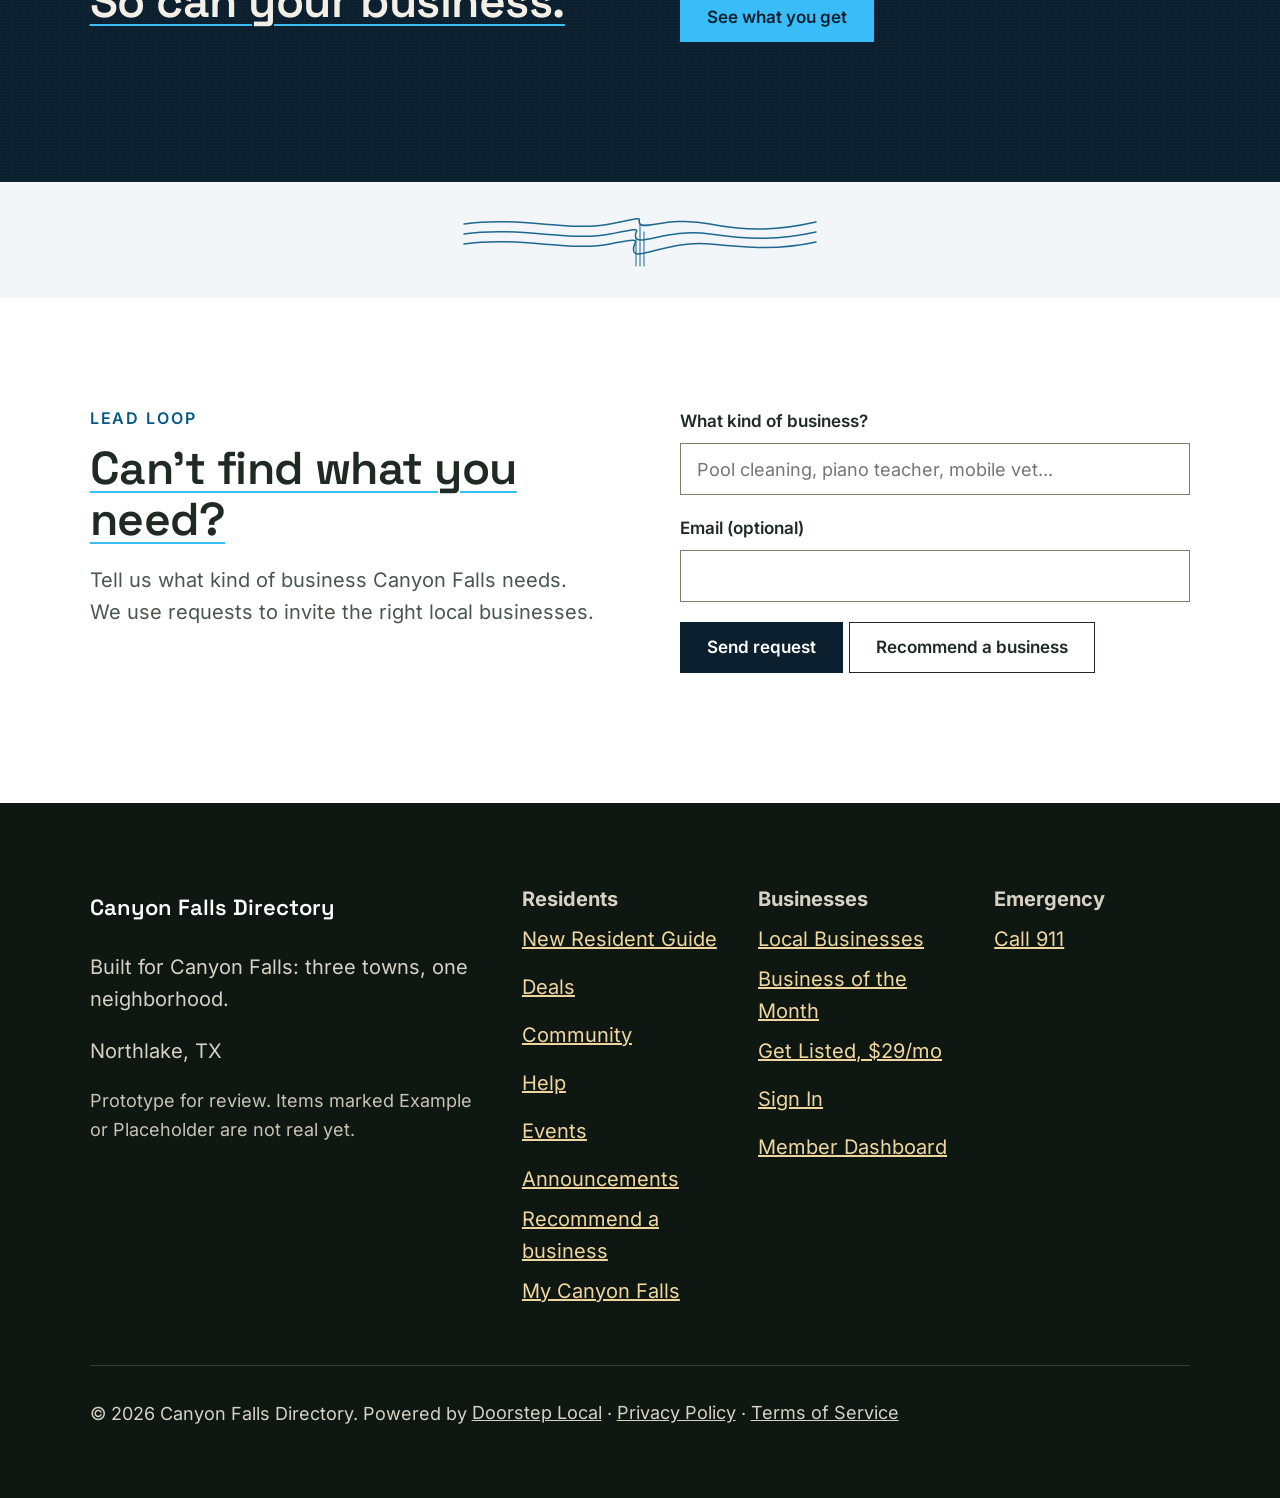
<file: recommend.html>
<!doctype html>
<html lang="en"><head><meta charset="utf-8"><meta name="viewport" content="width=device-width,initial-scale=1">
<title>Recommend a Business | Canyon Falls Directory</title><meta name="description" content="Know a great local business that serves Canyon Falls? Tell us."><meta name="robots" content="noindex,nofollow">
<link rel="canonical" href="https://canyonfallsdirectory-preview.clientreview.co/recommend.html"><meta property="og:title" content="Recommend a Business | Canyon Falls Directory"><meta property="og:description" content="Know a great local business that serves Canyon Falls? Tell us.">
<meta property="og:url" content="https://canyonfallsdirectory-preview.clientreview.co/recommend.html"><meta property="og:type" content="website">
<link rel="icon" href="assets/favicon.svg"><link rel="preload" href="fonts/spacegrotesk.woff2" as="font" type="font/woff2" crossorigin><link rel="preload" href="fonts/inter.woff2" as="font" type="font/woff2" crossorigin>
<link rel="stylesheet" href="css/site.css"><link rel="preload" href="js/site.js" as="script"><link rel="preload" href="js/layout.js" as="script"><link rel="preload" href="js/app.js" as="script">
<script>/* CLS gate: hide main until app.js has rendered the data-driven blocks (removed in app.js; 3s safety). */document.documentElement.classList.add('js-wait');setTimeout(function(){document.documentElement.classList.remove('js-wait')},3000)</script></head>
<body class="nophoto acc-underline type-canyon-falls" data-page="recommend"><div id="hdr"></div><main id="main">
<section class="phero"><div class="wrap"><p class="kicker">Canyon Falls</p><h1>Recommend a Business</h1><p>Know a great local business that serves Canyon Falls? Share this page or fill out the form below.</p></div></section><section class="band"><div class="wrap split"><div><p class="kicker">Share this page</p><h2>Spread the word to your neighbors</h2><p class="muted">Share this page so neighbors can recommend businesses they trust.</p><p class="actions" style="display:flex;flex-wrap:wrap;gap:12px"><a class="btn btn-dark" id="shfb" rel="noopener" href="#">Share on Facebook</a><a class="btn btn-ghost" id="shsms" href="#">Send via Text</a><a class="btn btn-ghost" id="shmail" href="#">Send via Email</a><button class="btn btn-ghost" type="button" id="shcopy">Copy Link</button></p></div><form data-proto><p class="kicker">Tell us about them</p><h2>Submit a business suggestion</h2><label for="rbn">Business Name *</label><input id="rbn" type="text" required><label for="rbt">Type of Business</label><input id="rbt" type="text"><label for="rbw">Why do you recommend them?</label><input id="rbw" type="text"><p><button class="btn btn-dark" type="submit">Submit Recommendation</button></p><p class="formmsg note" role="status"></p></form></div></section>
<section class="band dark grain cta-band"><div class="wrap split"><div><p class="kicker">For local businesses</p><h2>Canyon Falls lives here. So can your business.</h2></div><div><p class="muted">Join for $29/month and show up when neighbors search Canyon Falls. Add more neighborhoods for $25/mo each.</p><a class="btn btn-gold" href="join.html">See what you get</a></div></div></section><section class="band tight white" id="need"><div class="wrap split"><div><p class="kicker">Lead loop</p><h2>Can't find what you need?</h2><p class="muted">Tell us what kind of business Canyon Falls needs. We use requests to invite the right local businesses.</p></div>
<form data-proto><label for="needw">What kind of business?</label><input id="needw" type="text" placeholder="Pool cleaning, piano teacher, mobile vet..." required>
<p><label for="neede">Email (optional)</label><input id="neede" type="email" autocomplete="email"></p><button class="btn btn-dark" type="submit">Send request</button> <a class="btn btn-ghost" href="recommend.html">Recommend a business</a><p class="formmsg note" role="status"></p></form></div></section>
</main><div id="ftr"></div>
<script src="js/site.js"></script><script src="js/layout.js"></script><script src="js/app.js"></script><script>(function(){var u=encodeURIComponent(location.href),t=encodeURIComponent('Recommend a business to '+window.SITE.name);document.getElementById('shfb').href='https://www.facebook.com/sharer/sharer.php?u='+u;document.getElementById('shsms').href='sms:?&body='+t+'%20'+u;document.getElementById('shmail').href='mailto:?subject='+t+'&body='+u;document.getElementById('shcopy').onclick=function(){navigator.clipboard&&navigator.clipboard.writeText(location.href);this.textContent='Link copied'}})()</script>
</body></html>
</file>
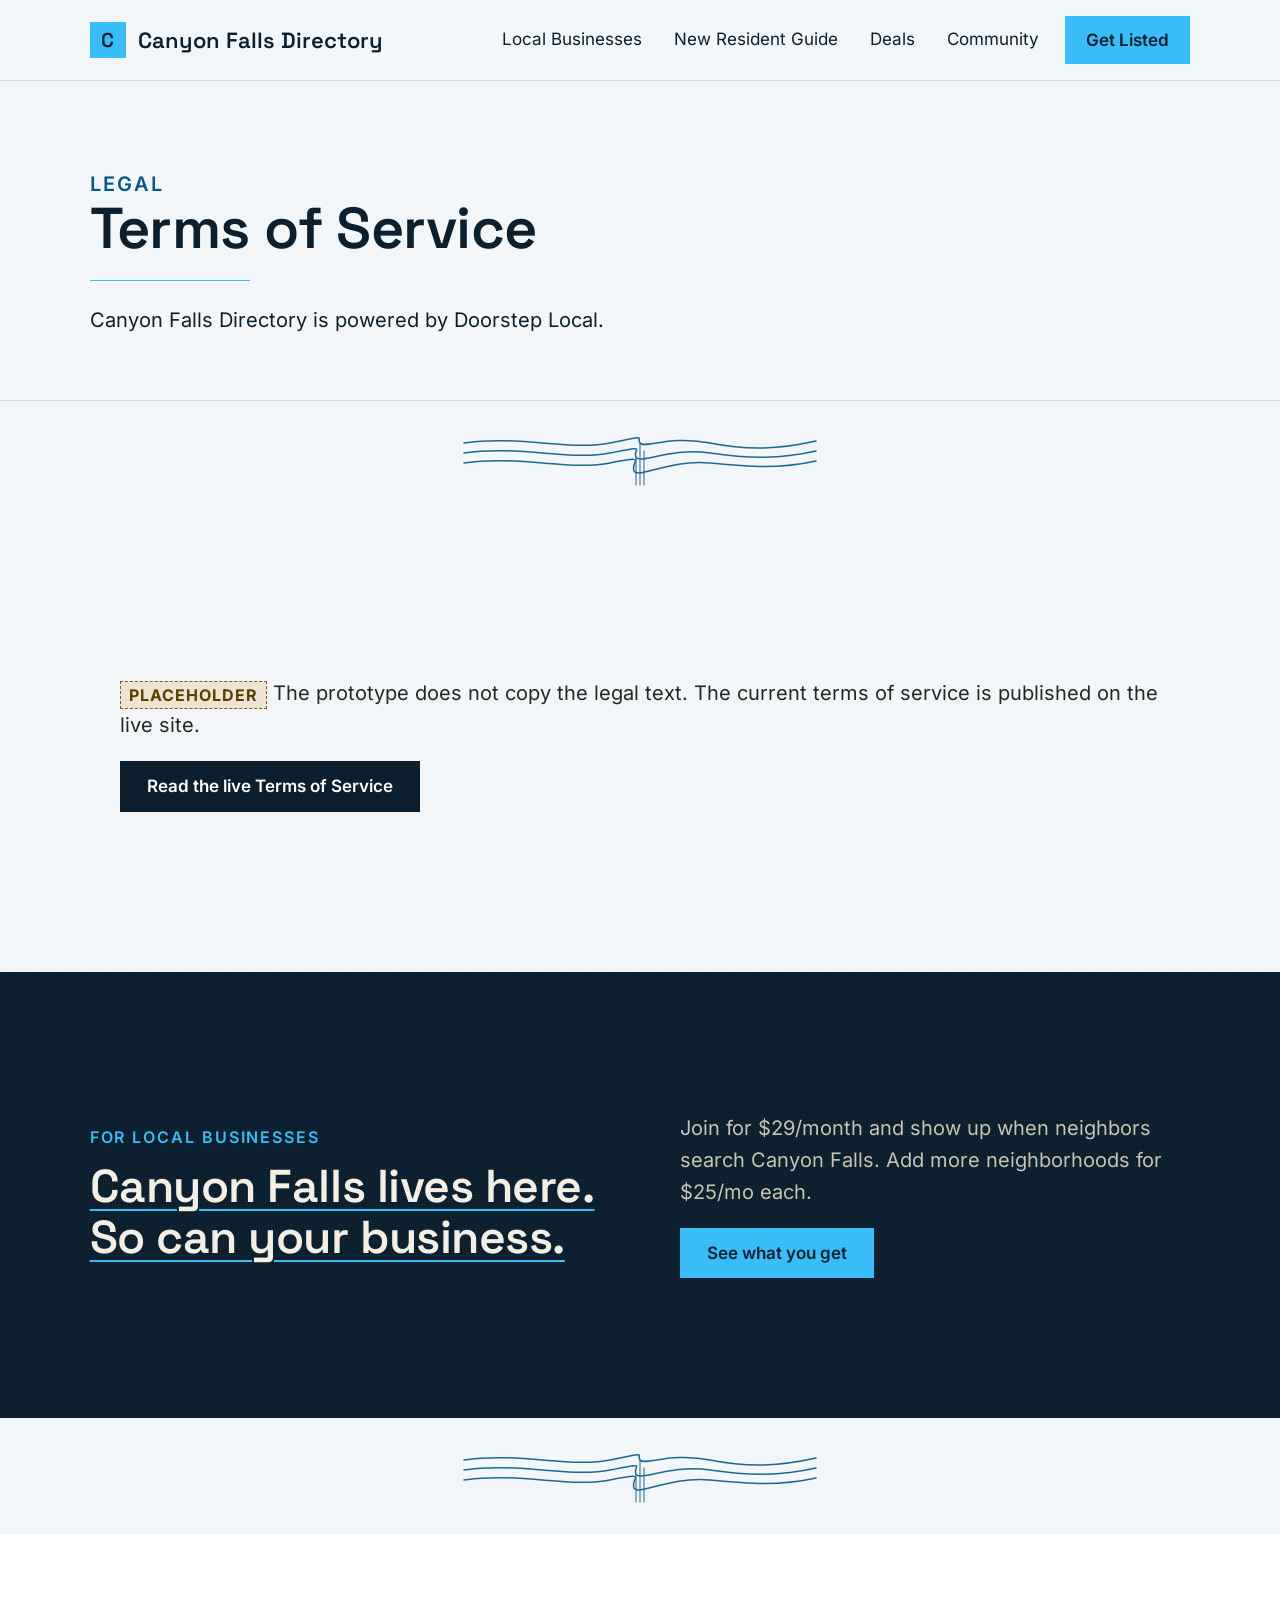
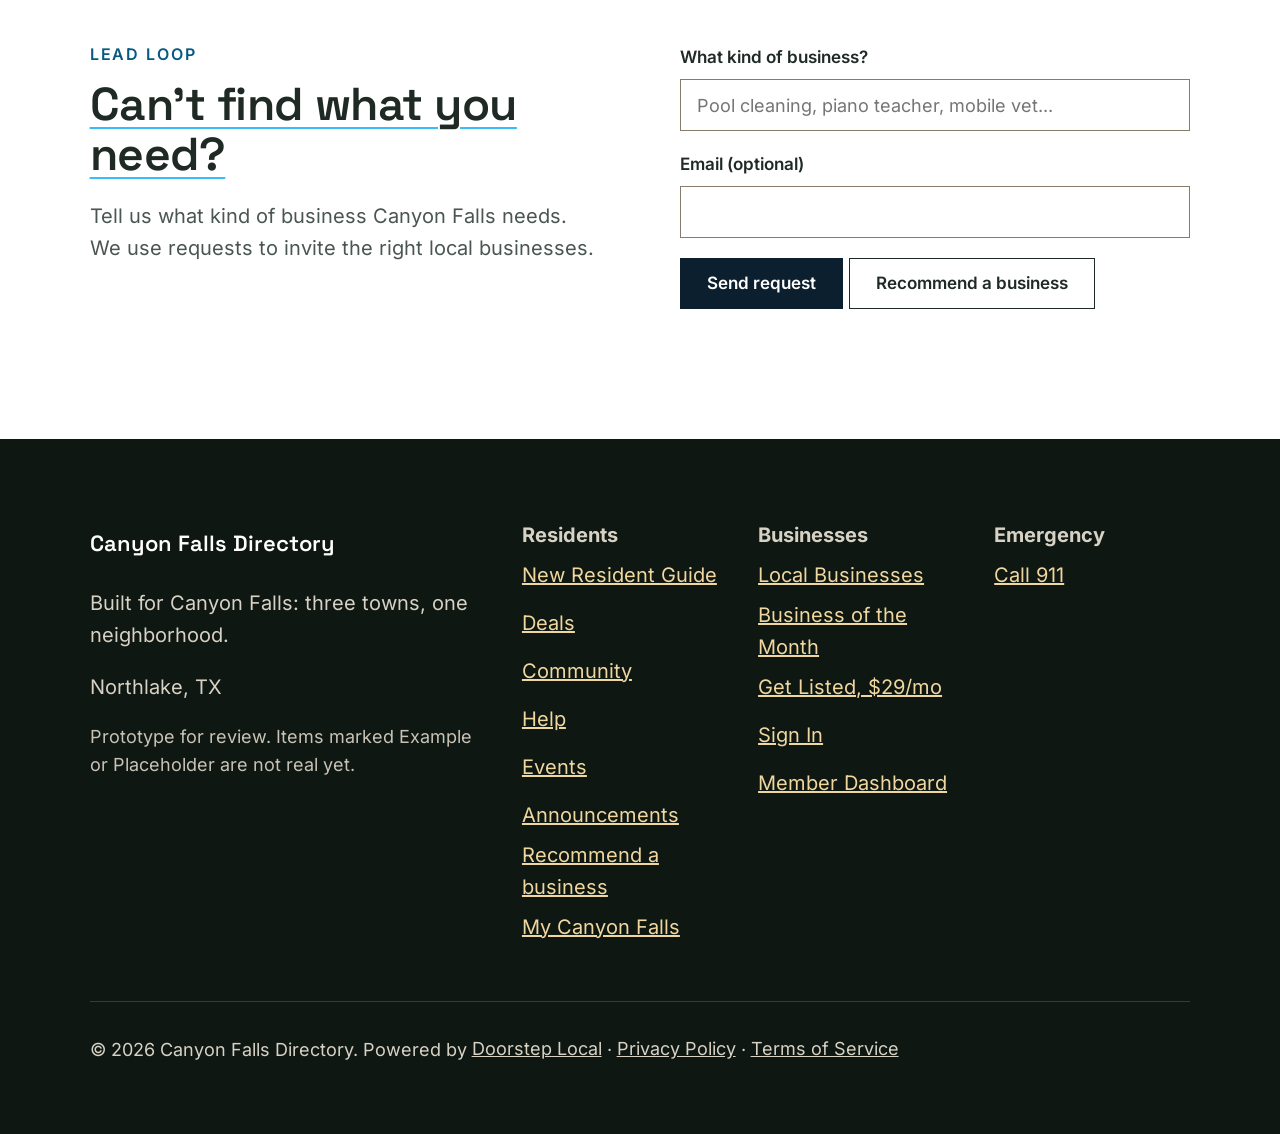
<file: terms.html>
<!doctype html>
<html lang="en"><head><meta charset="utf-8"><meta name="viewport" content="width=device-width,initial-scale=1">
<title>Terms of Service | Canyon Falls Directory</title><meta name="description" content="Terms of Service for Canyon Falls Directory."><meta name="robots" content="noindex,nofollow">
<link rel="canonical" href="https://canyonfallsdirectory-preview.clientreview.co/terms.html"><meta property="og:title" content="Terms of Service | Canyon Falls Directory"><meta property="og:description" content="Terms of Service for Canyon Falls Directory.">
<meta property="og:url" content="https://canyonfallsdirectory-preview.clientreview.co/terms.html"><meta property="og:type" content="website">
<link rel="icon" href="assets/favicon.svg"><link rel="preload" href="fonts/spacegrotesk.woff2" as="font" type="font/woff2" crossorigin><link rel="preload" href="fonts/inter.woff2" as="font" type="font/woff2" crossorigin>
<link rel="stylesheet" href="css/site.css"><link rel="preload" href="js/site.js" as="script"><link rel="preload" href="js/layout.js" as="script"><link rel="preload" href="js/app.js" as="script">
<script>/* CLS gate: hide main until app.js has rendered the data-driven blocks (removed in app.js; 3s safety). */document.documentElement.classList.add('js-wait');setTimeout(function(){document.documentElement.classList.remove('js-wait')},3000)</script></head>
<body class="nophoto acc-underline type-canyon-falls" data-page="terms"><div id="hdr"></div><main id="main">
<section class="phero"><div class="wrap"><p class="kicker">Legal</p><h1>Terms of Service</h1><p>Canyon Falls Directory is powered by Doorstep Local.</p></div></section><section class="band"><div class="wrap measure"><p><span class="ex">Placeholder</span> The prototype does not copy the legal text. The current terms of service is published on the live site.</p><p><a class="btn btn-dark" href="https://canyonfallsdirectory.com/terms" rel="noopener">Read the live Terms of Service</a></p></div></section>
<section class="band dark grain cta-band"><div class="wrap split"><div><p class="kicker">For local businesses</p><h2>Canyon Falls lives here. So can your business.</h2></div><div><p class="muted">Join for $29/month and show up when neighbors search Canyon Falls. Add more neighborhoods for $25/mo each.</p><a class="btn btn-gold" href="join.html">See what you get</a></div></div></section><section class="band tight white" id="need"><div class="wrap split"><div><p class="kicker">Lead loop</p><h2>Can't find what you need?</h2><p class="muted">Tell us what kind of business Canyon Falls needs. We use requests to invite the right local businesses.</p></div>
<form data-proto><label for="needw">What kind of business?</label><input id="needw" type="text" placeholder="Pool cleaning, piano teacher, mobile vet..." required>
<p><label for="neede">Email (optional)</label><input id="neede" type="email" autocomplete="email"></p><button class="btn btn-dark" type="submit">Send request</button> <a class="btn btn-ghost" href="recommend.html">Recommend a business</a><p class="formmsg note" role="status"></p></form></div></section>
</main><div id="ftr"></div>
<script src="js/site.js"></script><script src="js/layout.js"></script><script src="js/app.js"></script>
</body></html>
</file>
<file: css/site.css>
@font-face{font-family:"Space Grotesk";src:url(../fonts/spacegrotesk.woff2) format("woff2");font-weight:500 700;font-style:normal;font-display:swap}
@font-face{font-family:"Inter";src:url(../fonts/inter.woff2) format("woff2");font-weight:400 700;font-style:normal;font-display:swap}
:root{--ink:#0b1f2e;--slate:#12324a;--paper:#f2f6f8;--white:#fff;--text-c:#1f2a24;--muted:#4a5650;--gold:#38bdf8;--gold-d:#075985;--line:#d9d3c7;--text:1.25rem;--text-lh:1.6;--wrap:min(82%,1240px);--r:var(--radius);--radius:0px;--rule:1px;--f-display:"Space Grotesk",system-ui,sans-serif;--f-text:"Inter",system-ui,sans-serif;--f-display-w:600}
*{box-sizing:border-box}html{-webkit-text-size-adjust:100%}
body{margin:0;font:400 var(--text)/var(--text-lh) var(--f-text);color:var(--text-c);background:var(--paper);overflow-x:hidden}
img{max-width:100%;display:block}
a{color:var(--gold-d)}a:hover{text-decoration-thickness:2px}
h1,h2,h3{font-family:var(--f-display);font-weight:var(--f-display-w);line-height:1.1;margin:0 0 .4em;letter-spacing:-.01em}
h1{font-size:clamp(2.6rem,6.2vw,5.6rem)}h2{font-size:clamp(2rem,3.6vw,3.25rem)}h3{font-size:1.4rem}
p{margin:20px 0}
.wrap{width:var(--wrap);margin:0 auto}.measure{max-width:1040px}
.skip{position:absolute;left:12px;top:0;transform:translateY(-120%);background:var(--gold);color:var(--ink);padding:12px 18px;z-index:99;border-radius:var(--radius)}.skip:focus{transform:none}
:focus-visible{outline:3px solid var(--gold);outline-offset:3px}
.btn{display:inline-flex;align-items:center;justify-content:center;gap:8px;min-height:48px;padding:14px 26px;border-radius:var(--radius);font:600 1.0625rem/1.2 var(--f-text);text-decoration:none;border:1px solid transparent;cursor:pointer}
.btn-gold{background:var(--gold);color:var(--ink)}.btn-gold:hover{filter:brightness(1.08)}
.btn-ghost{background:transparent;color:inherit;border-color:currentColor}
.btn-dark{background:var(--ink);color:#fff}
.kicker{font:600 1rem/1.3 var(--f-text);letter-spacing:.12em;text-transform:uppercase;color:var(--gold-d);margin:0 0 14px}
.dark .kicker,.slate .kicker,.photo .kicker{color:var(--gold)}
.ex{display:inline-block;font:700 1rem/1 var(--f-text);letter-spacing:.06em;text-transform:uppercase;background:#efe4cf;color:#5a3d08;border:1px dashed #8a5a10;border-radius:var(--radius);padding:5px 8px;vertical-align:middle}
.dark .ex{background:#3a3220;color:#f5d896;border-color:#f5d896}
/* header */
.hdr{position:absolute;inset:0 0 auto;z-index:20;color:#fff;background:linear-gradient(180deg,rgba(0,0,0,.75),transparent)}
.hdr.solid{position:sticky;top:0;background:var(--ink)}
.hdr-in{display:flex;align-items:center;justify-content:space-between;gap:20px;min-height:80px}
.brand{display:flex;align-items:center;gap:12px;color:#fff;text-decoration:none;font:600 1.375rem/1 var(--f-display);min-height:48px}
.brand img{width:36px;height:36px;border-radius:var(--radius)}
.nav{display:flex;gap:4px;align-items:center}
.nav a{color:#fff;text-decoration:none;font-size:1.0625rem;padding:12px 14px;min-height:48px;display:inline-flex;align-items:center;border-radius:var(--radius)}
.nav a:hover,.nav a[aria-current]{background:rgba(255,255,255,.12)}
.nav .btn{margin-left:8px;padding:12px 20px}
.menu-btn{display:none;min-width:48px;min-height:48px;background:transparent;border:1px solid rgba(255,255,255,.4);color:#fff;border-radius:var(--radius);font:600 1rem var(--f-text)}
@media (max-width:1023px){.menu-btn{display:inline-flex;align-items:center;justify-content:center;padding:0 16px}
 .nav{display:none;position:fixed;inset:80px 0 0;background:var(--ink);flex-direction:column;align-items:stretch;padding:20px 8%;overflow:auto}
 .nav.open{display:flex}.nav a{font-size:1.25rem;border-bottom:1px solid rgba(255,255,255,.12);border-radius:0}.nav .btn{margin:20px 0 0;border-radius:var(--radius)}}
/* hero */
.hero{position:relative;min-height:100svh;display:flex;align-items:center;color:#fff;background:#f2f6f8}
.hero.has-photo:before,.has-photo .hero:before{content:"";position:absolute;inset:0;background:rgba(0,0,0,.6)}
.hero .wrap{position:relative;padding:140px 0 90px}
.hero h1{text-shadow:0 0 15px rgba(0,0,0,.5);max-width:14ch}
.hero .lede{font-size:clamp(1.25rem,1.8vw,1.5rem);max-width:40ch;margin:0 0 30px}
.search{display:flex;align-items:stretch;background:transparent;border-radius:0;padding:0;box-shadow:none;border-bottom:2px solid currentColor;max-width:900px}
.search input{flex:1;min-width:0;border:0;border-radius:0;background:transparent;font:400 1.25rem var(--f-text);padding:0 4px;color:inherit;min-height:56px}.search input::placeholder{color:inherit;opacity:.72}.search .btn{border-radius:var(--radius) var(--radius) 0 0}
.search input:focus{outline:none}.search:focus-within{outline:3px solid var(--gold);outline-offset:3px}
.search .btn{min-height:56px}
.chips{display:flex;flex-wrap:wrap;gap:10px;margin:22px 0 0}
.chips{align-items:center;gap:0 10px}.chip{min-height:48px;padding:0 2px;border:0;border-radius:0;background:none;color:inherit;font:500 1.0625rem var(--f-text);cursor:pointer;text-decoration:underline;text-decoration-thickness:1px;text-underline-offset:5px}.chips .sep{opacity:.6}
.chip:hover{text-decoration-thickness:2px}
.hero .small{font-size:1rem;opacity:.92;margin-top:24px}
.results{max-width:900px;margin-top:18px;background:#fff;color:var(--text-c);border-radius:var(--r);box-shadow:0 0 100px rgba(0,0,0,.3);max-height:60vh;overflow:auto}
.results[hidden]{display:none}
.res{display:flex;gap:14px;align-items:flex-start;padding:16px 22px;border-bottom:1px solid #eee;text-decoration:none;color:inherit;min-height:48px}
.res:hover{background:#faf6ee}.res b{display:block}.res .t{font:700 .875rem var(--f-text);letter-spacing:.06em;text-transform:uppercase;color:var(--gold-d);min-width:96px;padding-top:4px}
/* bands */
.band{padding:140px 0}.band.tight{padding:110px 0}
.dark{background:var(--ink);color:#f3efe6}.slate{background:var(--slate);color:#f3efe6}.white{background:#fff}
.dark a:not(.btn),.slate a:not(.btn){color:var(--gold)}
.dark .muted,.slate .muted{color:#c9c3b6}.muted{color:var(--muted)}
.grain{position:relative}.grain:after{content:"";position:absolute;inset:0;pointer-events:none;opacity:.05;background-image:radial-gradient(#fff 1px,transparent 1px);background-size:3px 3px}
.inset{width:calc(100% - 160px);margin:0 auto;border-radius:4px}
@media (max-width:1023px){.band{padding:80px 0}.band.tight{padding:70px 0}.inset{width:100%;border-radius:0}}
@media (max-width:600px){.band{padding:56px 0}.band.tight{padding:48px 0}:root{--wrap:88%}}
.head{display:flex;justify-content:space-between;align-items:end;gap:20px;flex-wrap:wrap;margin-bottom:40px}
.head p{max-width:46ch;margin:0}
/* intents */
.intents{display:grid;grid-template-columns:repeat(4,1fr);border-top:1px solid var(--line)}
.intent{padding:34px 28px 34px 0;border-right:1px solid var(--line)}.intent:last-child{border-right:0}
.intent+.intent{padding-left:28px}
.intent h3{font-size:1.6rem}.intent ul{list-style:none;margin:16px 0 0;padding:0}
.intent li a{display:flex;align-items:center;min-height:48px;text-decoration:none;color:var(--text-c);border-bottom:1px solid #ebe5d9}
.intent li a:hover{color:var(--gold-d)}
@media (max-width:1023px){.intents{grid-template-columns:1fr 1fr}.intent:nth-child(2){border-right:0}.intent:nth-child(3){padding-left:0}}
@media (max-width:600px){.intents{grid-template-columns:1fr}.intent,.intent+.intent{padding:28px 0;border-right:0;border-bottom:1px solid var(--line)}}
/* categories */
.cats{display:grid;grid-template-columns:repeat(auto-fill,minmax(300px,1fr));gap:0 32px;border-top:1px solid rgba(255,255,255,.16)}
.cat{display:flex;justify-content:space-between;align-items:center;gap:12px;padding:24px 4px;border-bottom:1px solid rgba(255,255,255,.16);text-decoration:none;color:#fff;min-height:48px}
.cat span{font:600 1.375rem var(--f-display)}.cat small{font-size:1rem;color:#c9c3b6}
.cat:hover span{color:var(--gold)}
/* right now */
.now{display:grid;grid-template-columns:1fr 1.4fr 1fr;gap:40px}
.now h3{font-family:var(--f-text);font-size:1rem;letter-spacing:.12em;text-transform:uppercase;color:var(--gold-d);border-bottom:1px solid var(--line);padding-bottom:12px}
.now ul{list-style:none;padding:0;margin:0}.now li{padding:14px 0;border-bottom:1px solid #ebe5d9}
.now li b{display:block}.now .when{color:var(--muted);font-size:1.0625rem}
.date{font:600 clamp(1.4rem,2vw,1.75rem) var(--f-display);margin:0}
@media (max-width:900px){.now{grid-template-columns:1fr}}
/* split */
.split{display:grid;grid-template-columns:1fr 1fr;gap:80px;align-items:start}
@media (max-width:900px){.split{grid-template-columns:1fr;gap:40px}}
/* form */
label{display:block;font-weight:600;margin:0 0 8px;font-size:1.0625rem}
input[type=text],input[type=email],input[type=search],select,textarea{width:100%;min-height:52px;border:1px solid #b9b1a2;border-radius:var(--radius);padding:12px 16px;font:400 1.125rem var(--f-text);background:#fff;color:var(--text-c)}
textarea{min-height:120px}
.seg{display:flex;flex-wrap:wrap;gap:10px;margin:14px 0}
.seg label{display:flex;align-items:center;gap:10px;min-height:48px;padding:10px 16px;border:1px solid rgba(255,255,255,.3);border-radius:var(--radius);font-weight:500;cursor:pointer;margin:0}
.seg input{width:22px;height:22px;accent-color:var(--gold)}
.answer{margin-top:28px;border-top:1px solid rgba(255,255,255,.16)}
.answer dl{display:grid;grid-template-columns:minmax(120px,200px) 1fr;margin:0}
.answer dt,.answer dd{padding:14px 0;border-bottom:1px solid rgba(255,255,255,.16);margin:0}.answer dt{color:#c9c3b6}
@media (max-width:600px){.answer dl{grid-template-columns:1fr}.answer dt{border:0;padding-bottom:0}}
/* listings (real UI cards) */
.list{display:grid;grid-template-columns:repeat(auto-fill,minmax(320px,1fr));gap:24px}
@media (max-width:400px){.list{grid-template-columns:1fr}}
.card{background:#fff;border:1px solid #e3ddd0;border-radius:var(--r);padding:26px;display:flex;flex-direction:column;gap:12px;box-shadow:0 0 60px rgba(0,0,0,.05)}
.card .top{display:flex;gap:16px;align-items:center}
.card .logo{width:64px;height:64px;border-radius:var(--radius);object-fit:contain;background:#f4efe4;border:1px solid #eee}
.card .ph{width:64px;height:64px;border-radius:var(--radius);background:#ece5d6;display:grid;place-items:center;font:600 1.4rem var(--f-display);color:#5a4a2a}
.card h3{margin:0;font-size:1.375rem}.card .sub{font-size:1rem;color:var(--muted)}
.card p{margin:0;font-size:1.0625rem}
.badges{display:flex;flex-wrap:wrap;gap:8px}
.badge{font:600 1rem/1.2 var(--f-text);padding:7px 10px;border-radius:var(--radius);background:#eef2ec;color:#1e3a29;border:1px solid #c9d6cc}
.badge.res{background:#fbf1dc;color:#5a3d08;border-color:#e6cf9c}
.badge.tip{cursor:help;position:relative}
.recs{font-size:1rem;color:#1e3a29;font-weight:600}
.actions{display:flex;flex-wrap:wrap;gap:10px;margin-top:auto;padding-top:6px}
.actions .btn{padding:12px 18px;font-size:1rem}
.save{min-width:48px;min-height:48px;border-radius:var(--radius);border:1px solid #b9b1a2;background:#fff;font:600 1rem var(--f-text);padding:0 16px;cursor:pointer;color:var(--text-c)}
.save[aria-pressed=true]{background:var(--ink);color:#fff;border-color:var(--ink)}
.offer .exp{font-weight:700;color:#8b2a0e}.offer .kind{font:700 1rem var(--f-text);letter-spacing:.06em;text-transform:uppercase;color:var(--gold-d)}
/* ask */
.ask{display:flex;gap:10px;max-width:800px}.ask input{flex:1}
.ask-out{margin-top:24px;max-width:800px;font-size:1.25rem;min-height:1em}
.ask-q{display:flex;flex-wrap:wrap;gap:10px;margin-top:16px}
.ask-q button{min-height:48px;padding:10px 16px;border-radius:var(--radius);border:1px solid #b9b1a2;background:transparent;font:500 1rem var(--f-text);cursor:pointer;color:var(--text-c)}
/* join */
.price{font:600 clamp(3.5rem,8vw,6rem)/1 var(--f-display)}.price small{font-size:1.5rem}
.feat{list-style:none;padding:0;margin:0;columns:2;column-gap:60px}.feat li{break-inside:avoid;padding:16px 0;border-bottom:1px solid rgba(255,255,255,.16)}
.feat b{display:block;color:#fff}
@media (max-width:800px){.feat{columns:1}}
.profile{background:#fff;color:var(--text-c);border-radius:var(--r);overflow:hidden;box-shadow:0 0 100px rgba(0,0,0,.3)}
.profile .cover{aspect-ratio:3/1;object-fit:cover;width:100%}
.profile .pin{padding:28px}
/* page hero */
.phero{background:#f2f6f8;position:relative;color:#fff}
.has-photo .phero:before{content:"";position:absolute;inset:0;background:rgba(0,0,0,.72)}
.phero .wrap{position:relative;padding:170px 0 90px}
.phero h1{font-size:clamp(2.75rem,5vw,4.5rem)}
.phero p{max-width:50ch;font-size:1.375rem}
@media (max-width:600px){.phero .wrap{padding:130px 0 56px}}
/* guide */
.guide{display:grid;grid-template-columns:repeat(auto-fill,minmax(300px,1fr));gap:0 40px}
.guide div{padding:22px 0;border-bottom:1px solid var(--line)}
.guide h3{font-size:1.25rem;font-family:var(--f-text);font-weight:700;margin:0 0 6px}
.guide p{margin:0;font-size:1.0625rem}
.filters{display:flex;flex-wrap:wrap;gap:10px;margin-bottom:30px}
.filters button{min-height:48px;padding:10px 18px;border-radius:var(--radius);border:1px solid #b9b1a2;background:#fff;font:500 1rem var(--f-text);cursor:pointer;color:var(--text-c)}
.filters button[aria-pressed=true]{background:var(--ink);color:#fff;border-color:var(--ink)}
/* footer */
.ftr{background:#0e1712;color:#d8d2c5;padding:80px 0 40px}
.ftr a{color:#f0d79f;display:inline-flex;min-height:48px;align-items:center}
.ftr .cols{display:grid;grid-template-columns:2fr 1fr 1fr 1fr;gap:40px}
.ftr ul{list-style:none;padding:0;margin:0}
.ftr .fine{border-top:1px solid rgba(255,255,255,.16);margin-top:50px;padding-top:24px;font-size:1rem}
@media (max-width:800px){.ftr .cols{grid-template-columns:1fr 1fr}}
.toast{position:fixed;left:50%;bottom:24px;transform:translateX(-50%);background:var(--ink);color:#fff;padding:14px 22px;border-radius:var(--radius);z-index:50;font-size:1rem}
.note{font-size:1rem;color:var(--muted)}
.dark .note,.slate .note{color:#c9c3b6}
.hero .kicker,.phero .kicker{color:var(--gold)}
.phero .kicker{color:#bae6fd} /* M1 r5: #e0a63a on photo = 2.88-4.27:1 at 18-20px/600; #bae6fd = 4.67+ */
.dark .now h3{color:var(--gold);border-color:rgba(255,255,255,.16)}.dark .now li{border-color:rgba(255,255,255,.12)}.dark .when{color:#c9c3b6}
.slate .intent li a{color:#fff}
@media (max-width:600px){.search .btn{padding:14px 18px}}

/* Gate R1 fixes */
.profile .cover{height:auto;aspect-ratio:3/1;object-fit:cover;object-position:left center}
.nav .btn-gold{color:var(--ink)}
.has-photo .phero.bizhero:before{background:linear-gradient(90deg,rgba(14,23,18,.92) 0%,rgba(14,23,18,.8) 55%,rgba(14,23,18,.55) 100%)}
h1{font-size:max(2.75rem,5vw)}
.hero h1{font-size:max(2.6rem,5.2vw);max-width:13ch}
.hero .lede{font-size:max(1.25rem,1.3vw)}
.search{max-width:min(1100px,60vw)}
.search input,.search .btn{min-height:max(56px,3.6vw)}
.phero h1{font-size:max(2.75rem,4.5vw)}
:root{--wrap:min(86%,1640px)}
@media (max-width:600px){:root{--wrap:88%}.search{max-width:none}}
.card{text-align:center;align-items:center}
.card .top{flex-direction:column;text-align:center}
.badges,.actions{justify-content:center}
.card p,.card .sub,.recs,.now .when,.guide p,.cat small{font-size:1.125rem}
.note,.hero .small,.ftr .fine{font-size:1.125rem}

/* Mobile Bandit r1 fixes */
/* F1 High: profile cover distorted to 724px tall (img height attr wins) css/site.css:128 */
.profile .cover{height:auto}
/* F2 High: search hero not in first screen on phones/landscape; F3 results render below chips  css/site.css:35-37 */
.hero .wrap{display:flex;flex-direction:column}
.hero .results{order:0}
.hero #sform{order:-1}
.hero .kicker,.hero h1{order:-3}.hero .lede{order:-2}
.hero #results{order:-1;margin-top:12px}
.hero .chips{order:0}
@media (max-width:600px){.hero{min-height:auto}.hero .wrap{padding:104px 0 48px}.hero h1{font-size:2.25rem}.hero .lede{font-size:1.125rem;margin-bottom:20px}.hero .kicker{margin-bottom:8px}}
@media (max-height:500px) and (orientation:landscape){.hero{min-height:auto}.hero .wrap{padding:92px 0 32px}.hero h1{font-size:2rem;max-width:none}.hero .lede{display:none}.hero .kicker{display:none}}
/* F4 Medium: 8 filter pills stack 338-396px tall on phones css/site.css:142 */
@media (max-width:600px){.filters{flex-wrap:nowrap;overflow-x:auto;overscroll-behavior-x:contain;scrollbar-width:none;margin-inline:-6%;padding:4px 6%;scroll-padding-inline:6%}.filters::-webkit-scrollbar{display:none}.filters button{flex:0 0 auto}}
/* F7 Low: Mike's rule, card content centred css/site.css:101-112 */
.card{text-align:center;align-items:center}.card .top{flex-direction:column}.card .badges,.card .actions{justify-content:center}
/* F8 Low: menu open, page scrolls behind */
html:has(.nav.open){overflow:hidden}
/* F10 Low: input borders 1.9-2.13:1 (<3:1 UI) css/site.css:89 and .seg label border on slate css/site.css:92 */
input[type=text],input[type=email],input[type=search],select,textarea{border-color:#857c6c}
.seg label{border-color:rgba(255,255,255,.55)}
/* F11 Low: my-harvest empty-state links are 24px-tall inline links (only CTAs) my-harvest.html:15 */
#my>p:first-child a{display:inline-flex;min-height:48px;align-items:center}
#oq{width:100%;min-height:52px;border:1px solid #857c6c;border-radius:var(--radius);padding:12px 16px;font:400 1.125rem var(--f-text);background:#fff;color:var(--text-c);max-width:520px;margin-bottom:30px;-webkit-appearance:none;appearance:none}

/* Final polish */
@media (min-width:601px){.hero{align-items:flex-start}.hero .wrap{padding-top:max(130px,22svh)}}
.save,.ask-q button{border-color:#857c6c}
.profile .badges,.profile-body .badges{justify-content:flex-start}
/* r4 */
.hero{position:relative}
.scrollcue{position:absolute;left:50%;bottom:22px;transform:translateX(-50%);color:#fff;opacity:.85;display:grid;place-items:center;width:48px;height:48px;border-radius:50%;animation:cue 2.2s ease-in-out infinite}
.scrollcue:focus-visible{outline:3px solid var(--gold);outline-offset:3px}
@keyframes cue{0%,100%{transform:translate(-50%,0)}50%{transform:translate(-50%,8px)}}
@media (prefers-reduced-motion:reduce){.scrollcue{animation:none}}
@media (max-height:500px) and (orientation:landscape){.scrollcue{display:none}}
.chapters{display:grid;grid-template-columns:repeat(auto-fill,minmax(min(100%,420px),1fr));gap:24px}
.chapter{background:var(--paper);border:1px solid #e3ddd0;border-radius:var(--r);padding:26px}
.chapter ul{margin:0;padding-left:1.1em}.chapter li{margin:0 0 12px;font-size:1.125rem}
.srcl{font-size:1rem;white-space:nowrap;display:inline-flex;align-items:center;min-height:44px;min-width:44px}
.bizcover{position:relative}
.bizbanner{display:block;width:100%;height:auto;aspect-ratio:3/1;object-fit:cover;border-radius:var(--r)}
.bizlogo{position:absolute;left:24px;bottom:-40px;width:120px;height:120px;border-radius:16px;background:#fff;border:4px solid #fff;object-fit:contain;box-shadow:0 0 30px rgba(0,0,0,.15)}
@media (max-width:600px){.bizlogo{width:80px;height:80px;bottom:-28px;left:14px}}
.bizcover-band{padding-bottom:56px}
.subtag{font-size:1.125rem!important;opacity:.9}
.livetags{display:flex;gap:8px;flex-wrap:wrap;margin:24px 0 8px}
.tag{display:inline-block;padding:6px 12px;border-radius:var(--radius);background:#ece5d6;font-weight:600;font-size:1rem}
.tag.vm{background:#1f5135;color:#fff}
.abouth{font-size:1.75rem;margin-top:20px}
.views{font-size:1.125rem}.views b{font-size:1.5rem}
.badge.pend{background:#fff4dc;color:#6b4b0e;border:1px solid #c9a35a}
#pending ul{padding-left:1.1em}
.specialoffer{max-width:720px;margin:0 auto}
.bizcover-band + .band{padding-top:40px}
.srcl{min-height:48px;min-width:48px}

/* CLS gate */
html.js-wait main{visibility:hidden}
/* Mobile Bandit r3 fixes */
/* Harvest Directory r3 (52dd7da) proposed fixes, tested by injection in Chromium + WebKit */
/* H1 business.html:23 + css/site.css .split: the "Email mike@thetribemaker.com" button min-content (319px) forces sideways scroll at 320 */
.split>*{min-width:0}
aside.card .btn{white-space:normal;overflow-wrap:anywhere;text-align:center}
/* M1 business.html:22 (inline #b9b1a2 border removed) + css/site.css:198: Yes/No labels get rgba(255,255,255,.55) on paper = ~1:1 */
.profile-body .seg label,#recform .seg label{border-color:#857c6c}
/* M2 css/site.css:54 .bizbanner: 2172w cover is 1.23x at 1024 portrait (DPR2). Interim cap until a >=2880w export exists */
@media (min-width:769px) and (min-resolution:2dppx){.bizcover{max-width:724px;margin-inline:auto}}
/* L2 inline links in guide chapters (site.js:257-259) and side-picker answer phones (app.js:132) 21-24px tall */
.chapter li a:not(.srcl),.answer dd a{display:inline-block;padding:14px 0;margin:-14px 0;max-width:100%}
/* L4 css/site.css:44 chevron sits below the fold on short phones (825px top at 320x568): hide where it can't be seen */
@media (max-width:600px) and (max-height:700px){.scrollcue{display:none}}
/* L6 css/site.css:92-93 side picker: no focus ring in WebKit after arrow keys, and the chosen side has no state beyond the native dot */
.seg label:has(:focus-visible){outline:3px solid var(--gold);outline-offset:2px}
.seg label:has(:checked){border-color:var(--gold);background:rgba(224,166,58,.16)}
.chapters>*,.guide>*{min-width:0}.chapter li,.guide p,.answer dd{overflow-wrap:anywhere}
@media (min-width:769px) and (min-resolution:2dppx){.bizcover{margin-inline:0}}

/* Inner pages match home (Mike, Oct 14): hero treatment scaled, full section rhythm, shared heads */
.phero{min-height:min(62svh,640px);display:flex;align-items:flex-end;background-position:center 40%}
.has-photo .phero:before{background:linear-gradient(180deg,rgba(0,0,0,.72) 0%,rgba(0,0,0,.6) 45%,rgba(0,0,0,.7) 100%)}
.phero .wrap{padding:170px 0 110px}
.phero h1{text-shadow:0 0 15px rgba(0,0,0,.5);max-width:18ch}
.phero p{font-size:max(1.25rem,1.3vw);max-width:44ch;margin:0}
.phero h1+p{margin-top:6px}
.phero .subtag{margin-top:14px}
.band .head h2{margin:0}
.band .head{margin-bottom:56px;padding-bottom:28px;border-bottom:1px solid var(--line)}
.dark .head,.slate .head{border-color:rgba(255,255,255,.16)}
.band .head>.muted{font-size:1.25rem}
.cta-band .split{align-items:center}.cta-band h2{margin:0}.cta-band .muted{margin-top:0}
.band.dark .now .date,.dark #nowdate{color:#fff}
.chapter{background:#fff}.white .chapter{background:var(--paper)}
@media (max-width:1023px){.phero{min-height:min(52svh,520px)}.phero .wrap{padding:140px 0 72px}.band .head{margin-bottom:40px}}
@media (max-width:600px){.phero{min-height:auto}.phero .wrap{padding:120px 0 52px}.phero h1{font-size:2.25rem}.phero p{font-size:1.125rem}.band .head{margin-bottom:32px;padding-bottom:20px}}
/* Marco inner gate SOFT 1 + 3 */
@media (min-width:1024px){.phero{min-height:640px}.phero h1{max-width:22ch}}
#ol{display:flex;flex-wrap:wrap;justify-content:center;gap:24px}
#ol>.card{flex:0 1 calc((100% - 48px)/3);min-width:min(100%,300px)}
/* r5 L2: smaller hero on phones (downscaled only) + preload in <head> */


/* Directory template: monogram when a directory has no logo file */
.mono{display:inline-flex;align-items:center;justify-content:center;width:36px;height:36px;border-radius:var(--radius);background:var(--gold);color:var(--ink);font:600 1.25rem/1 var(--f-display)}
/* Quick links on a light band (live-site "Quick links" block) */
.white .cats.quick{border-top-color:var(--line)}.white .quick .cat{color:var(--text-c);border-bottom-color:var(--line)}.white .quick .cat small{color:var(--muted)}.white .quick .cat:hover span{color:var(--gold-d)}

/* ===== R2 (Marco gate) ===== */
.hero h1,.phero h1{text-wrap:balance}
.ftr li a{min-width:48px}
/* whole label row is the tap target; the native radio covers the row invisibly */
.seg label{position:relative}
.seg input{position:absolute;inset:0;width:100%;height:100%;margin:0;opacity:0;cursor:pointer}
.seg label:before{content:"";flex:none;width:20px;height:20px;border:2px solid currentColor;border-radius:50%}
.seg label:has(:checked):before{background:var(--gold);box-shadow:inset 0 0 0 3px var(--paper)}
/* no-photo directories: paper hero, ink type, accent hairline, name-mark or map plate */
.nophoto .hdr{position:sticky;top:0;color:var(--ink);background:var(--paper);border-bottom:var(--rule) solid var(--line)}
.nophoto .hdr .brand,.nophoto .hdr .nav a{color:var(--ink)}
.nophoto .nav a:hover,.nophoto .nav a[aria-current]{background:rgba(0,0,0,.06)}
.nophoto .menu-btn{color:var(--ink);border-color:var(--ink)}
@media (max-width:1023px){.nophoto .nav{background:var(--paper)}.nophoto .nav a{border-bottom-color:var(--line)}}
.nophoto .hero,.nophoto .phero{background:var(--paper);color:var(--ink);overflow:hidden}
.nophoto .hero{min-height:min(88svh,860px)}
.nophoto .hero .wrap{padding-top:clamp(56px,9vw,120px)}
.nophoto .phero{min-height:auto;border-bottom:var(--rule) solid var(--line)}
.nophoto .phero .wrap{padding:clamp(56px,7vw,104px) 0 clamp(40px,5vw,72px)}
.nophoto .hero h1,.nophoto .phero h1{text-shadow:none}
.nophoto .hero .kicker,.nophoto .phero .kicker{color:var(--gold-d)}
.nophoto .hero h1:after,.nophoto .phero h1:after{content:"";display:block;width:min(160px,30%);height:var(--rule);background:var(--gold);margin-top:.35em}
.nophoto .scrollcue{color:var(--ink)}
.nophoto .search .btn-gold{background:var(--ink);color:var(--paper)}
.mark{position:absolute;right:0;top:50%;transform:translate(18%,-50%);pointer-events:none;z-index:0;line-height:.82;white-space:nowrap}
.mark span{display:block;font:var(--f-display-w) clamp(8rem,16vw,18rem)/.82 var(--f-display);color:var(--ink);opacity:.07;letter-spacing:-.03em}
.mark.map{transform:translate(8%,-50%);width:min(62vw,980px);opacity:.16}
.mark.map img{width:100%;height:auto}
.hero .wrap{z-index:1}
.plate{position:absolute;right:max(4vw,24px);bottom:28px;z-index:1;margin:0;font:600 .875rem/1.4 var(--f-text);letter-spacing:.14em;text-transform:uppercase;color:var(--muted);text-align:right}
.plate small{display:block;font-size:.875rem;letter-spacing:.04em;text-transform:none;font-weight:400}
@media (max-width:600px){.mark span{font-size:6.5rem}.mark{top:auto;bottom:56px;transform:translateX(22%)}.mark.map{width:120vw;bottom:40px}.plate{position:static;text-align:left;margin:24px 4vw 0;padding-bottom:24px}}
/* accent roles */
.acc-rule .band .kicker:before{content:"";display:inline-block;width:28px;height:var(--rule);background:currentColor;vertical-align:middle;margin:0 12px 3px 0}
.acc-underline .band h2{text-decoration:underline;text-decoration-color:var(--gold);text-decoration-thickness:max(2px,calc(var(--rule)*2));text-underline-offset:.16em}
.acc-numeral main{counter-reset:sec}
.acc-numeral .band .head .kicker:before,.acc-numeral .band .split>div>.kicker:first-child:before{counter-increment:sec;content:counter(sec,decimal-leading-zero);display:inline-block;margin-right:14px;font:var(--f-display-w) 1.75rem/1 var(--f-display);color:var(--gold-d);letter-spacing:0;vertical-align:-3px}
.band .head{border-bottom-width:var(--rule)}
/* community motif divider */
.motif{display:flex;justify-content:center;padding:28px 0;background:var(--paper)}
.motif img{width:min(360px,70vw);height:auto;opacity:.9}
.search input[type=search]{background:transparent;border:0;border-radius:0;min-height:56px;color:inherit}
/* Mobile Bandit r1 */
@media (max-width:400px){.ftr .cols{grid-template-columns:1fr;gap:8px}}
.filters button{border-color:#857c6c}
#evsort{border-color:#857c6c!important}
.guide p a{display:inline-block;padding:12px 0}
.chip{min-width:48px}.guide p a{min-width:48px}

/* Marco R2 */
@media (max-width:600px){.nophoto .hero{flex-direction:column;align-items:stretch}.nophoto .hero .wrap{width:var(--wrap);padding-top:40px}.plate{margin:0 auto;width:var(--wrap);padding-bottom:32px}}
.seg label{min-height:48px}
/* R3: name-mark breaks on words (no stray partial letter), small bleed only */
.mark{text-align:right;transform:translate(5%,-50%)}
@media (max-width:600px){.nophoto .scrollcue{display:none}.nophoto .hero .mark{position:relative;top:auto;bottom:auto;transform:translateX(6%);margin:8px 0 0;align-self:flex-end}.nophoto .hero .mark.map{transform:none;width:130%;align-self:center;margin-top:-8px}.mark span{font-size:5.5rem}}
.mark{transform:translate(1%,-50%)}@media (max-width:600px){.nophoto .hero .mark{transform:none}}.mark span{width:max-content;margin-left:auto}
@media (max-width:1023px){.nophoto .hero{flex-direction:column;align-items:stretch}.nophoto .hero .wrap{width:var(--wrap);padding-top:40px}.nophoto .scrollcue{display:none}.nophoto .hero .mark{position:relative;top:auto;bottom:auto;transform:none;margin:8px 0 0;align-self:flex-end}.nophoto .hero .mark.map{width:100%;align-self:center;margin-top:-8px}.plate{position:static;text-align:left;margin:0 auto;width:var(--wrap);padding-bottom:32px}}
.plate,.plate small{font-size:1rem}
/* r3 N4-N6 + Marco SOFT */
.band p a[href="#need"]{display:inline-block;padding:12px 0}
.chips .sep{opacity:.8}
.mark span::before{content:attr(data-w)}
@media (min-width:1024px){.mark{top:62%}}
@media (min-width:1024px) and (max-width:1799px){.mark span{font-size:11vw}}
/* r4 Bandit R1/R2 */
@media(min-width:1024px) and (max-width:1279px){.mark span{font-size:9.5vw}}
@media(min-width:1024px) and (max-width:1199px){.nav a{white-space:nowrap;padding:12px 10px}.nav .btn{margin-left:4px;padding:12px 16px}}
</file>
